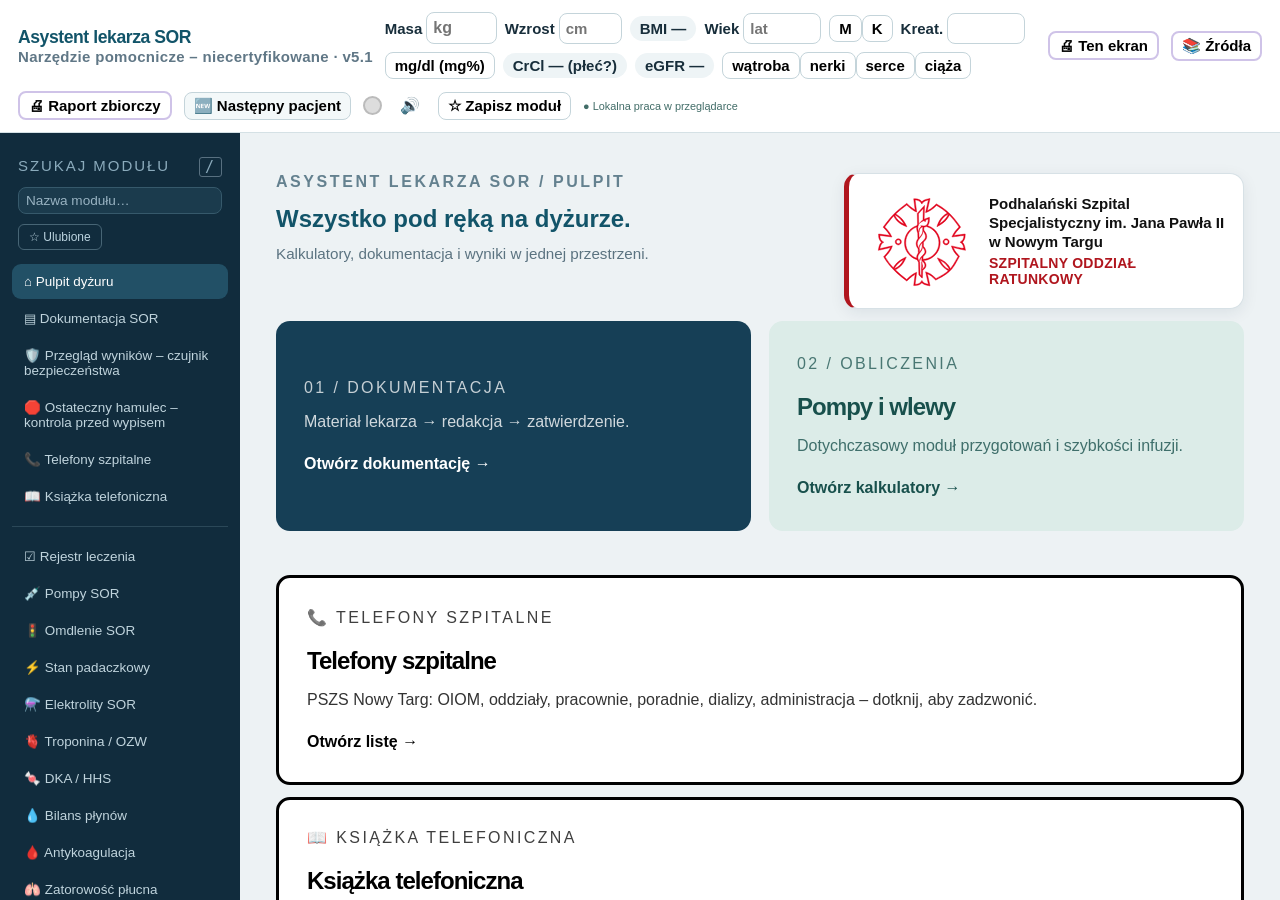
<file: index.html>
<!doctype html><html lang="pl"><head><meta charset="utf-8"><title>Asystent lekarza SOR — narzędzie pomocnicze, niecertyfikowane</title><meta property="og:title" content="Asystent lekarza SOR"><meta property="og:description" content="Narzędzie pomocnicze – niecertyfikowane: kalkulatory, dokumentacja, pompy, bilans płynów i raport do wydruku."><meta property="og:image:width" content="1200"><meta property="og:image:height" content="630"><meta property="og:type" content="website"><meta name="description" content="Kalkulatory dla lekarzy SOR: dawki, pompy, algorytmy, neurologia/udar.">
<meta http-equiv="Content-Security-Policy" content="default-src 'self' 'unsafe-inline' app: file: data:">
<link rel="icon" href="icon.png"><link rel="manifest" href="manifest.webmanifest"><meta name="theme-color" content="#7b3fe4"><meta name="viewport" content="width=device-width,initial-scale=1"><link rel="stylesheet" href="shell.css"></head><body>
<header id="top"><div class="brand">Asystent lekarza SOR <small>Narzędzie pomocnicze – niecertyfikowane · <span id="ver">v5.1</span></small></div>
<div id="pbar">
 <label>Masa <input id="pw" inputmode="decimal" placeholder="kg"></label>
 <label>Wzrost <input id="ph" inputmode="decimal" placeholder="cm"></label><span id="pbmi" class="pill" title="BMI = masa [kg] / wzrost² [m²]">BMI —</span>
 <label>Wiek <input id="pa" inputmode="numeric" placeholder="lat"></label>
 <span class="seg" id="psex"><button data-s="m">M</button><button data-s="f">K</button></span>
 <label>Kreat. <input id="pc" inputmode="decimal"></label><button id="pcu" class="tg" title="Jednostki laboratoryjne we wszystkich modułach – kliknij, aby przełączyć">mg/dl</button>
 <span id="pcr" class="pill">CrCl —</span><span id="pgf" class="pill">eGFR —</span>
 <span class="tgs"><button class="tg" data-c="liver">wątroba</button><button class="tg" data-c="renal">nerki</button><button class="tg" data-c="heart">serce</button><button class="tg" data-c="preg">ciąża</button></span>
</div>
<button id="printMod" class="tg" title="Wydrukuj bieżący ekran / moduł (okno druku przeglądarki)">🖨 Ten ekran</button><button id="srcMod" class="tg" title="Źródła danych i otwarte walidacje bieżącego modułu">📚 Źródła</button><button id="printAll" class="tg" title="Raport zbiorczy: dokumentacja, wykonane, pompy, bilans płynów i wszystkie użyte moduły">🖨 Raport zbiorczy</button>
<button id="nextPt" class="tg np" title="Czyści dane pacjenta we wszystkich modułach; ustawienia i ulubione zostają">🆕 Następny pacjent</button><div id="lamp" title="Alarm"></div><button id="mute" title="Wycisz">🔊</button></header>
<div id="wrap"><aside id="sidebar"><div class="nav-tools"><label for="moduleSearch">SZUKAJ MODUŁU <kbd>/</kbd></label><input id="moduleSearch" type="search" placeholder="Nazwa modułu…" autocomplete="off"><button id="favoritesOnly" aria-pressed="false">☆ Ulubione</button><p id="navEmpty" hidden>Brak pasujących modułów.</p></div><nav id="side" aria-label="Moduły aplikacji"></nav><div class="nav-foot">Asystent lekarza SOR<br>Niecertyfikowane · wersja 5.1</div></aside><main id="main"></main></div>
<audio id="siren" src="siren.wav" preload="auto"></audio>
<script src="sound.js"></script><script src="calc/core.js"></script><script src="gcs.js"></script><script src="calc/units.js"></script><script src="calc/dka.js"></script><script src="calc/dkaB1.js"></script><script src="calc/elyteB1.js"></script><script src="calc/acoagB1.js"></script><script src="calc/pressB1.js"></script><script src="calc/transfB1.js"></script><script src="calc/elyte.js"></script><script src="calc/acoag.js"></script><script src="calc/pe.js"></script><script src="calc/ahf.js"></script><script src="calc/batch3.js"></script><script src="calc/transf.js"></script><script src="calc/neuro.js"></script><script src="calc/clinical.js"></script><script src="data/antybiotyki_renal.js"></script><script src="calc/abxB2.js"></script><script src="calc/mushB2.js"></script><script src="calc/dementiaB2.js"></script><script src="calc/etapC.js"></script>
<link rel="stylesheet" href="advanced.css">
<script src="mods.js"></script><script src="mods2.js"></script><script src="mods3.js"></script><script src="mods4.js"></script><script src="mods5.js"></script><script src="b1-ui.js"></script><script src="b2-ui.js"></script><script src="c-ui.js"></script><script src="gloss.js"></script><script src="treatment-engine.js"></script><script src="treatment-ui.js"></script><script src="clinical-ui.js"></script><script src="workbench.js"></script><script src="done.js"></script><script src="fluid.js"></script><script src="report.js"></script><script src="icd.js"></script><script src="icd-ui.js"></script><script src="leki-ui.js"></script><script src="eucast-ui.js"></script><script src="data/telefony.js"></script><script src="telefony-ui.js"></script><script src="totop.js"></script><script src="wypis.js"></script><script src="shell.js"></script><script src="advanced.js"></script><script src="about.js"></script><script src="upd.js"></script><script>
document.addEventListener('pointerdown',function u(){var a=document.getElementById('siren');try{a.muted=true;var p=a.play();(p&&p.then?p:Promise.resolve()).then(function(){a.pause();a.currentTime=0;a.muted=false}).catch(function(){a.muted=false})}catch(e){}document.removeEventListener('pointerdown',u)},{once:true});</script><link rel="stylesheet" href="big.css"></body></html>
</file>
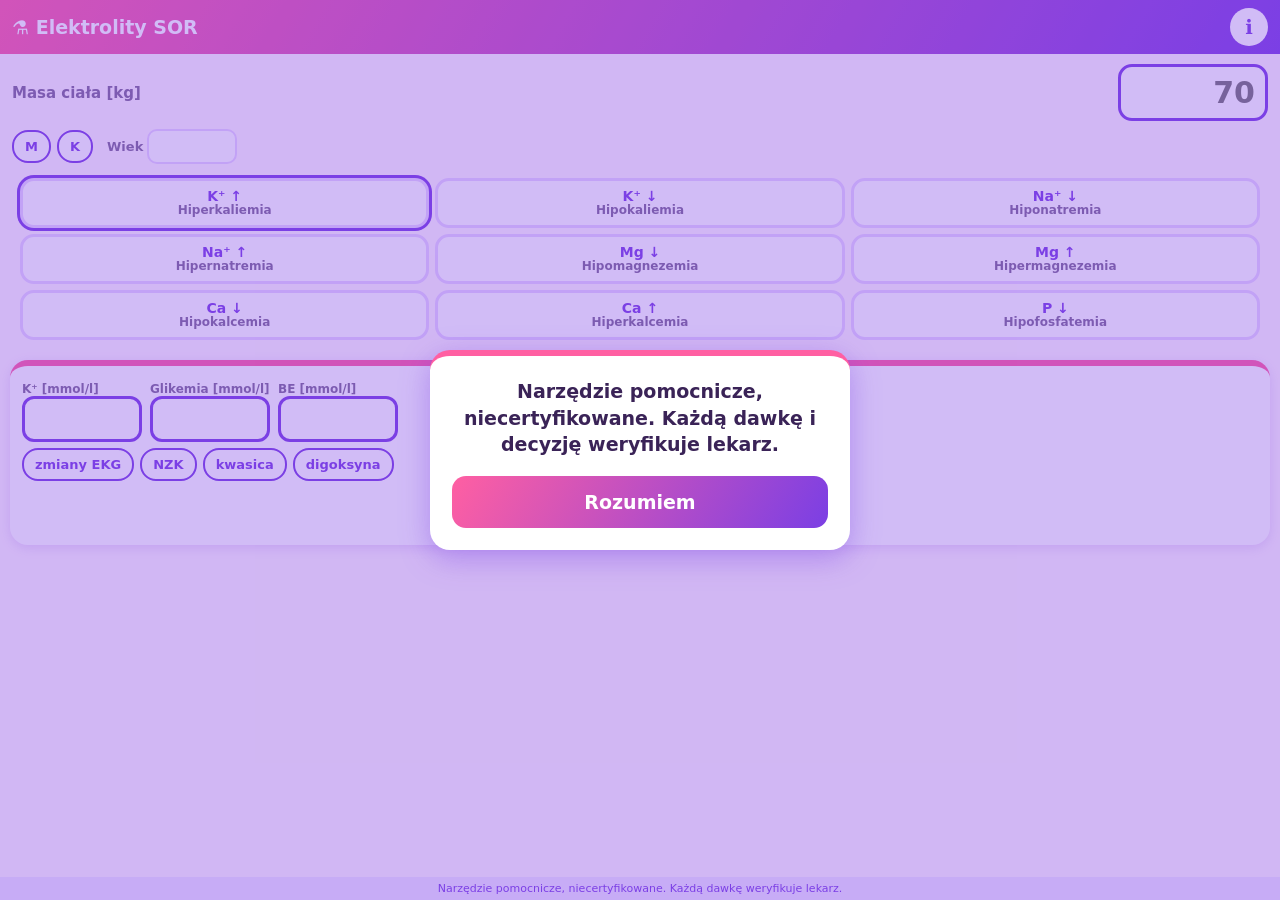
<file: mod/el/index.html>
<!doctype html><html lang="pl"><head><meta charset="utf-8"><meta name="viewport" content="width=device-width,initial-scale=1,viewport-fit=cover"><title>Elektrolity SOR</title><link rel="stylesheet" href="style.css"></head>
<body><div id="startDisc" role="dialog" aria-modal="true" style="display:none;position:fixed;inset:0;z-index:1000;background:rgba(123,63,228,.35);align-items:center;justify-content:center;padding:20px"><div style="background:#fff;border-radius:20px;padding:22px;max-width:420px;box-shadow:0 8px 30px rgba(123,63,228,.4);border-top:6px solid #ff5fa2;text-align:center;color:#3a2357"><div style="font-size:19px;font-weight:800;line-height:1.4;margin-bottom:18px">Narzędzie pomocnicze, niecertyfikowane. Każdą dawkę i decyzję weryfikuje lekarz.</div><button id="startDiscOk" style="width:100%;padding:15px;font-size:19px;font-weight:800;border:0;border-radius:14px;color:#fff;background:linear-gradient(120deg,#ff5fa2,#7b3fe4)">Rozumiem</button></div></div><script>(function(){var K='discAccepted_v1:'+document.title,d=document.getElementById('startDisc');var ok=false;try{ok=localStorage.getItem(K)==='1'}catch(e){}if(!ok&&window.parent===window)d.style.display='flex';document.getElementById('startDiscOk').onclick=function(){try{localStorage.setItem(K,'1')}catch(e){}d.style.display='none';};})();</script>
<header><h1>⚗️ Elektrolity SOR</h1><button id="info" class="ib" title="Źródła i decyzje">ℹ</button></header>
<div class="wrow"><label for="w">Masa ciała [kg]</label><input id="w" inputmode="decimal" placeholder="70"></div>
<div class="crow"><button class="sx tg" data-s="m">M</button><button class="sx tg" data-s="f">K</button><label class="al">Wiek <input id="age" inputmode="numeric" class="sml"></label></div>
<div id="grid"></div>
<div id="res"></div>
<div id="infoBox" hidden></div>
<div class="disc">Narzędzie pomocnicze, niecertyfikowane. Każdą dawkę weryfikuje lekarz.</div>
<script src="engine.js"></script><script src="app.js"></script></body></html>
</file>
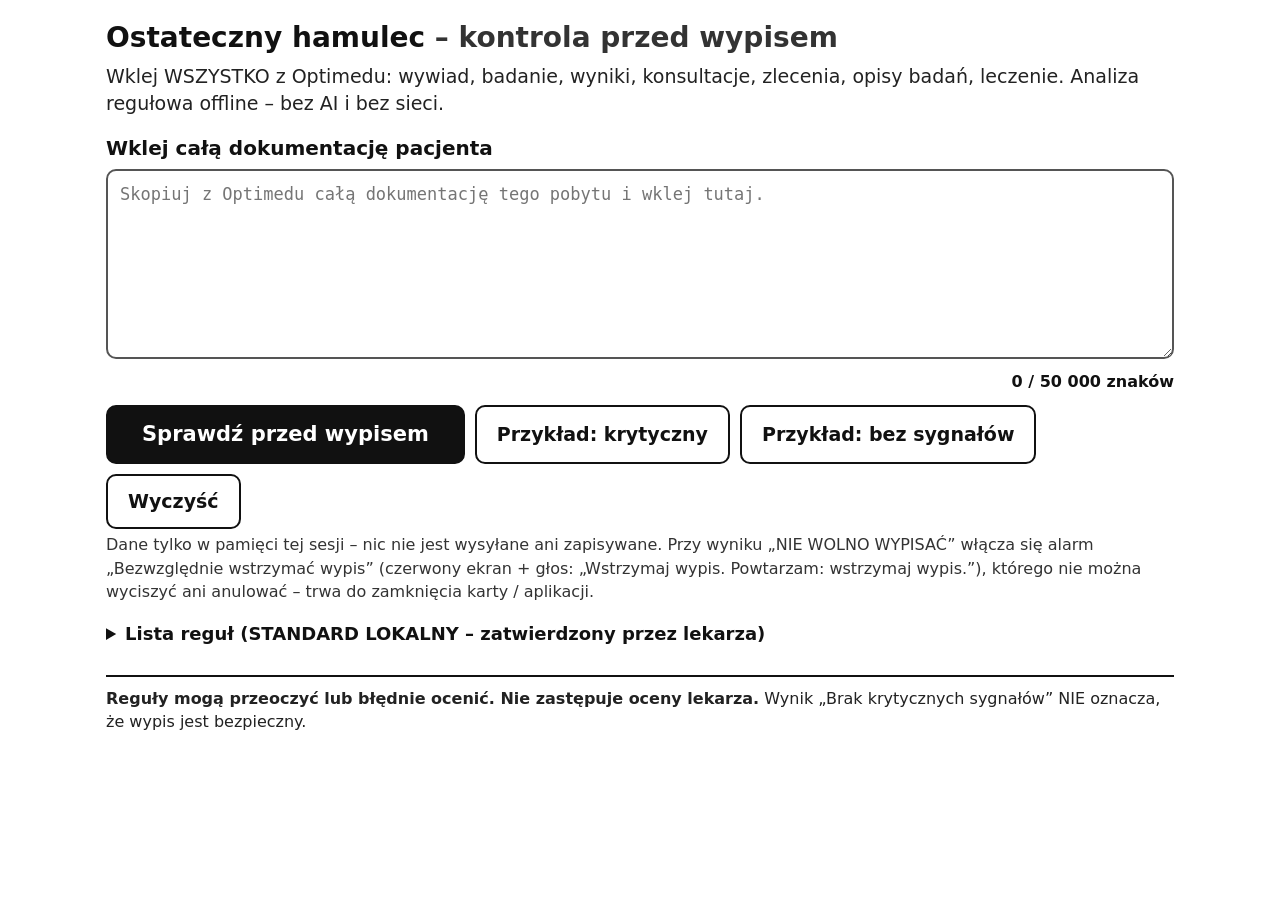
<file: mod/hamulec/index.html>
<!doctype html><html lang="pl"><head><meta charset="utf-8"><meta name="viewport" content="width=device-width,initial-scale=1,viewport-fit=cover"><title>Ostateczny hamulec – kontrola przed wypisem</title><link rel="stylesheet" href="../pw/style.css"><link rel="stylesheet" href="style.css"></head>
<body><main>
<header><h1>Ostateczny hamulec <span>– kontrola przed wypisem</span></h1><p class="sub">Wklej WSZYSTKO z Optimedu: wywiad, badanie, wyniki, konsultacje, zlecenia, opisy badań, leczenie. Analiza regułowa offline – bez AI i bez sieci.</p></header>
<label for="paste" class="lbl">Wklej całą dokumentację pacjenta</label>
<textarea id="paste" autocomplete="off" spellcheck="false" placeholder="Skopiuj z Optimedu całą dokumentację tego pobytu i wklej tutaj."></textarea>
<div id="cnt" class="cnt" aria-live="polite">0 / 50 000 znaków</div>
<div class="btns"><button id="go" class="pri">Sprawdź przed wypisem</button><button id="exC">Przykład: krytyczny</button><button id="exO">Przykład: bez sygnałów</button><button id="clr">Wyczyść</button></div>
<p class="priv">Dane tylko w pamięci tej sesji – nic nie jest wysyłane ani zapisywane. Przy wyniku „NIE WOLNO WYPISAĆ” włącza się alarm „Bezwzględnie wstrzymać wypis” (czerwony ekran + głos: „Wstrzymaj wypis. Powtarzam: wstrzymaj wypis.”), którego nie można wyciszyć ani anulować – trwa do zamknięcia karty / aplikacji.</p>
<div id="out" aria-live="polite"></div>
<details class="rules" id="rules"><summary>Lista reguł (STANDARD LOKALNY – zatwierdzony przez lekarza)</summary><div id="rl"></div></details>
<p class="disc"><b>Reguły mogą przeoczyć lub błędnie ocenić. Nie zastępuje oceny lekarza.</b> Wynik „Brak krytycznych sygnałów” NIE oznacza, że wypis jest bezpieczny.</p>
</main>
<script src="../pw/config.js"></script><script src="../pw/engine.js"></script><script src="rules.js"></script><script src="engine.js"></script><script src="sample.js"></script><script src="app.js"></script></body></html>
</file>
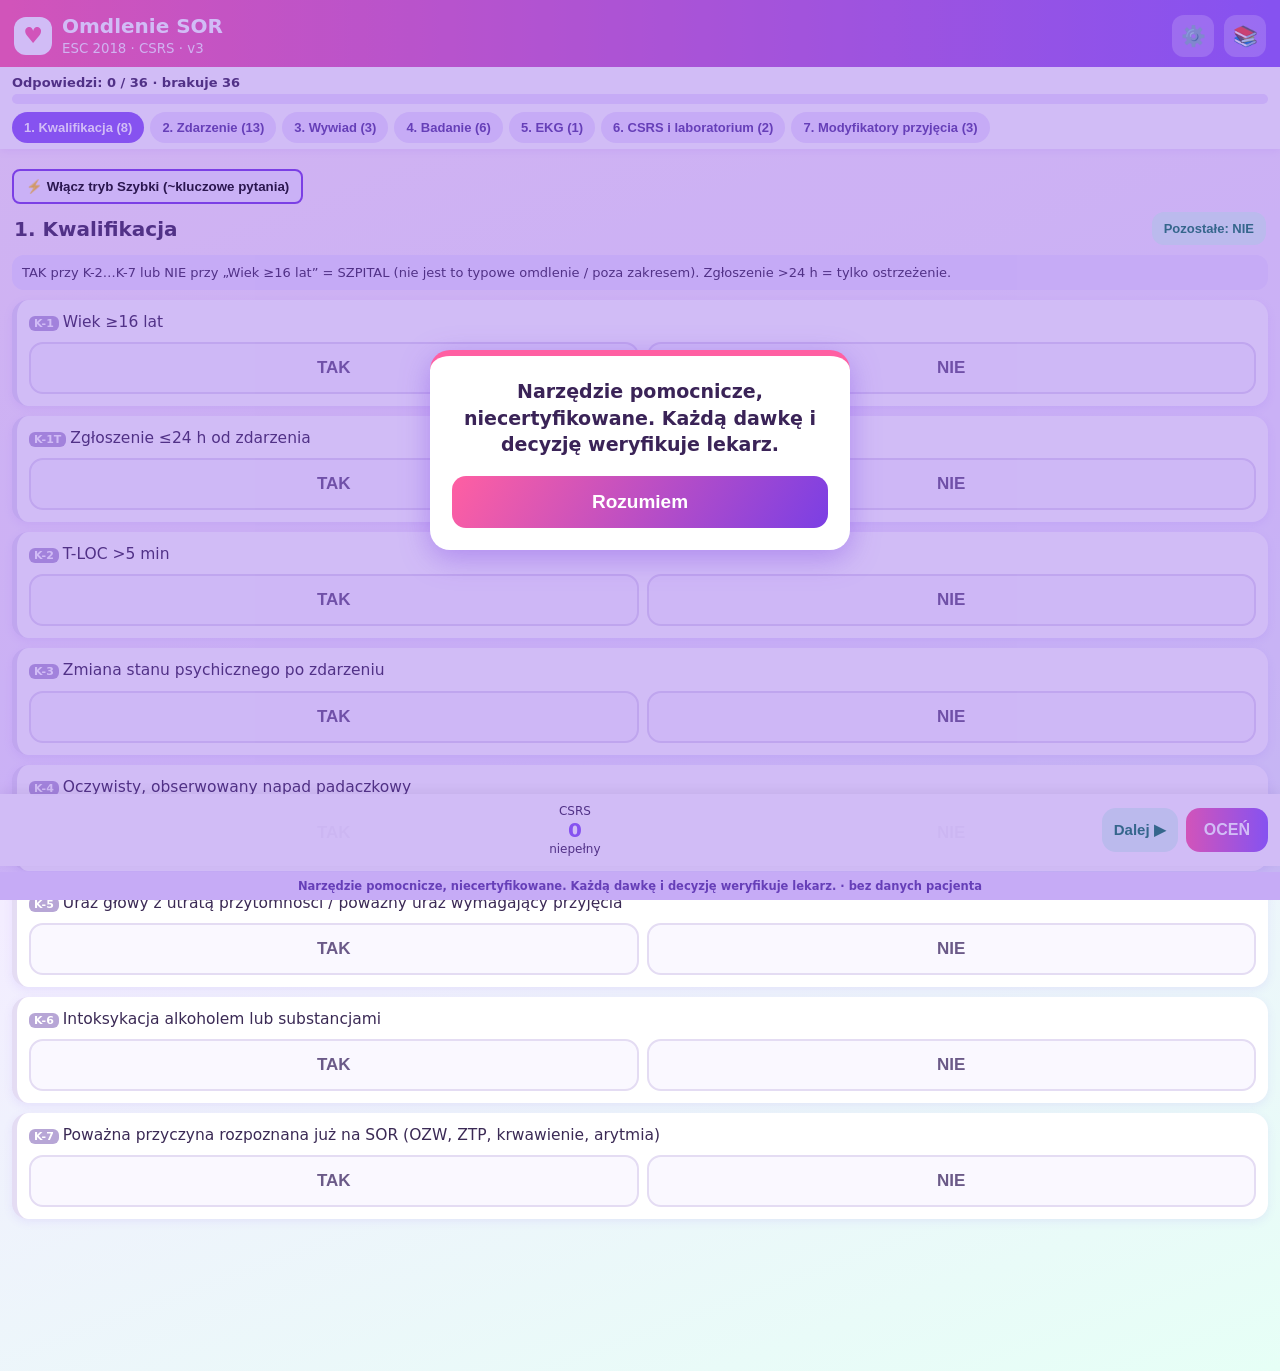
<file: mod/omdlenie/index.html>
<!DOCTYPE html><html lang="pl"><head><meta charset="utf-8">
<meta name="viewport" content="width=device-width,initial-scale=1,viewport-fit=cover">
<title>Omdlenie SOR</title><link rel="stylesheet" href="style.css"></head>
<body><div id="startDisc" role="dialog" aria-modal="true" style="display:none;position:fixed;inset:0;z-index:1000;background:rgba(123,63,228,.35);align-items:center;justify-content:center;padding:20px"><div style="background:#fff;border-radius:20px;padding:22px;max-width:420px;box-shadow:0 8px 30px rgba(123,63,228,.4);border-top:6px solid #ff5fa2;text-align:center;color:#3a2357"><div style="font-size:19px;font-weight:800;line-height:1.4;margin-bottom:18px">Narzędzie pomocnicze, niecertyfikowane. Każdą dawkę i decyzję weryfikuje lekarz.</div><button id="startDiscOk" style="width:100%;padding:15px;font-size:19px;font-weight:800;border:0;border-radius:14px;color:#fff;background:linear-gradient(120deg,#ff5fa2,#7b3fe4)">Rozumiem</button></div></div><script>(function(){var K='discAccepted_v1:'+document.title,d=document.getElementById('startDisc');var ok=false;try{ok=localStorage.getItem(K)==='1'}catch(e){}if(!ok&&window.parent===window)d.style.display='flex';document.getElementById('startDiscOk').onclick=function(){try{localStorage.setItem(K,'1')}catch(e){}d.style.display='none';};})();</script>
<header><div class="logo">♥</div><div class="ht"><h1>Omdlenie SOR</h1><small>ESC 2018 · CSRS · v3</small></div>
<button id="btnSet" class="icon" aria-label="Ustawienia">⚙️</button><button id="btnSrc" class="icon" aria-label="Źródła">📚</button></header>
<div id="prog"><div id="progTxt"></div><div class="track"><div id="progFill"></div></div><nav id="steps"></nav></div>
<main id="form"></main>
<main id="result" hidden></main>
<main id="settings" hidden></main>
<main id="sources" hidden></main>
<div id="bar"><button id="btnPrev" class="ghost">◀</button><div id="live">CSRS <b id="sc">0</b><span id="cat"></span></div>
<button id="btnNext" class="ghost">Dalej ▶</button><button id="btnEval" class="primary">OCEŃ</button></div>
<footer>Narzędzie pomocnicze, niecertyfikowane. Każdą dawkę i decyzję weryfikuje lekarz. · bez danych pacjenta</footer>
<script src="../../sound.js"></script><script src="rules.js"></script><script src="engine.js"></script><script src="app.js"></script>
</body></html>
</file>
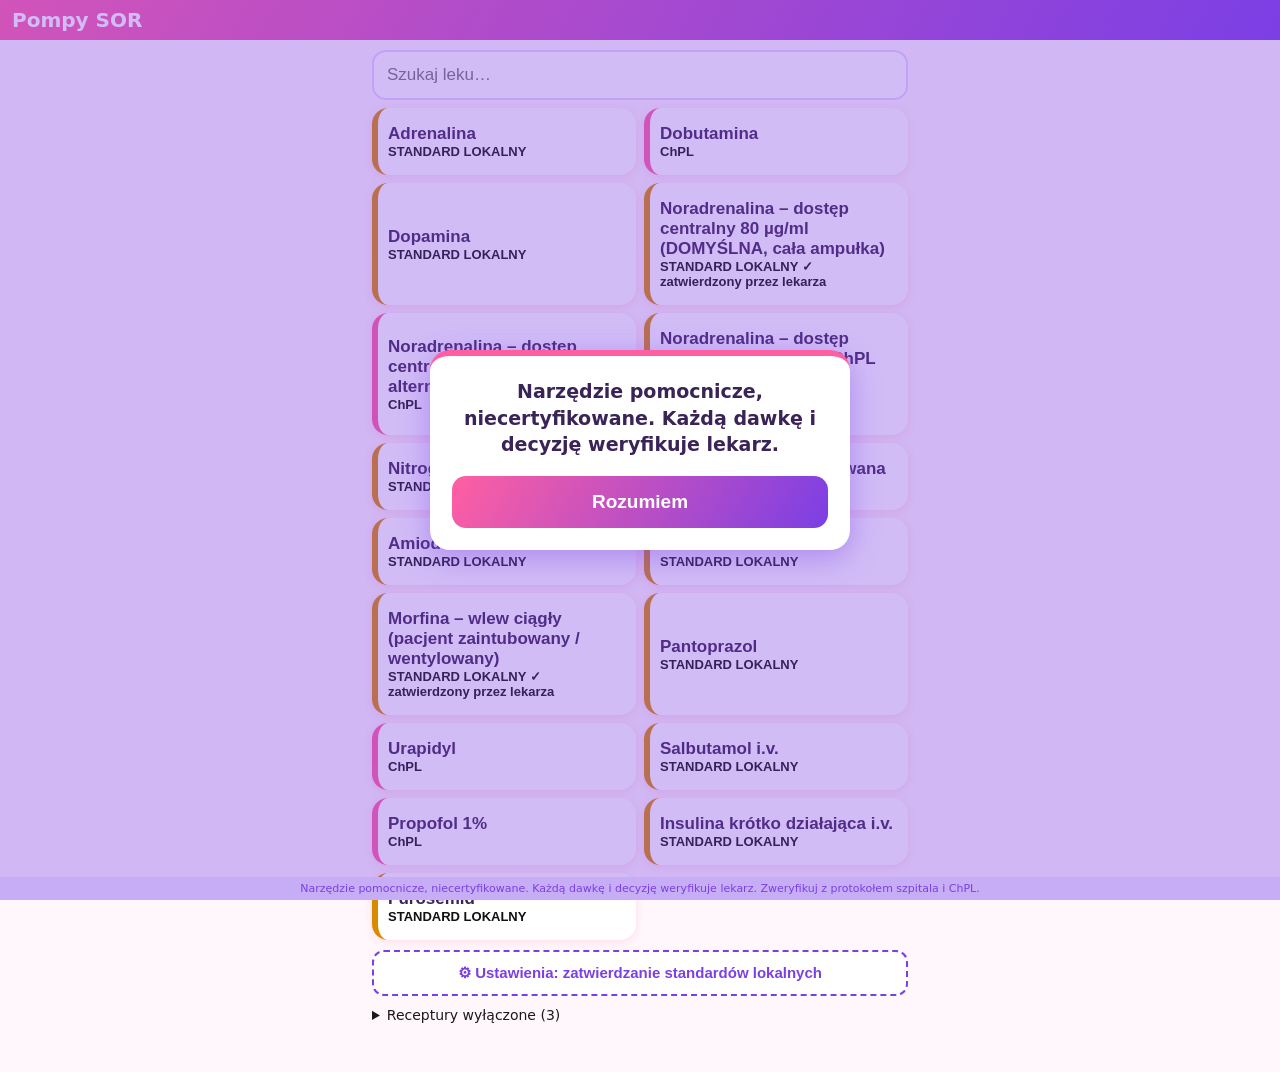
<file: mod/pompy/index.html>
<!doctype html><html lang="pl"><head><meta charset="utf-8"><meta name="viewport" content="width=device-width,initial-scale=1,viewport-fit=cover"><title>Pompy SOR</title><link rel="stylesheet" href="style.css"></head>
<body><div id="startDisc" role="dialog" aria-modal="true" style="display:none;position:fixed;inset:0;z-index:1000;background:rgba(123,63,228,.35);align-items:center;justify-content:center;padding:20px"><div style="background:#fff;border-radius:20px;padding:22px;max-width:420px;box-shadow:0 8px 30px rgba(123,63,228,.4);border-top:6px solid #ff5fa2;text-align:center;color:#3a2357"><div style="font-size:19px;font-weight:800;line-height:1.4;margin-bottom:18px">Narzędzie pomocnicze, niecertyfikowane. Każdą dawkę i decyzję weryfikuje lekarz.</div><button id="startDiscOk" style="width:100%;padding:15px;font-size:19px;font-weight:800;border:0;border-radius:14px;color:#fff;background:linear-gradient(120deg,#ff5fa2,#7b3fe4)">Rozumiem</button></div></div><script>(function(){var K='discAccepted_v1:'+document.title,d=document.getElementById('startDisc');var ok=false;try{ok=localStorage.getItem(K)==='1'}catch(e){}if(!ok&&window.parent===window)d.style.display='flex';document.getElementById('startDiscOk').onclick=function(){try{localStorage.setItem(K,'1')}catch(e){}d.style.display='none';};})();</script><header><button id="back" hidden>‹</button><h1 id="title">Pompy SOR</h1></header><main id="main"></main>
<div class="disc">Narzędzie pomocnicze, niecertyfikowane. Każdą dawkę i decyzję weryfikuje lekarz. Zweryfikuj z protokołem szpitala i ChPL.</div>
<script src="drugs.js"></script><script src="engine.js"></script><script src="propofol.js"></script><script src="app.js"></script></body></html>
</file>
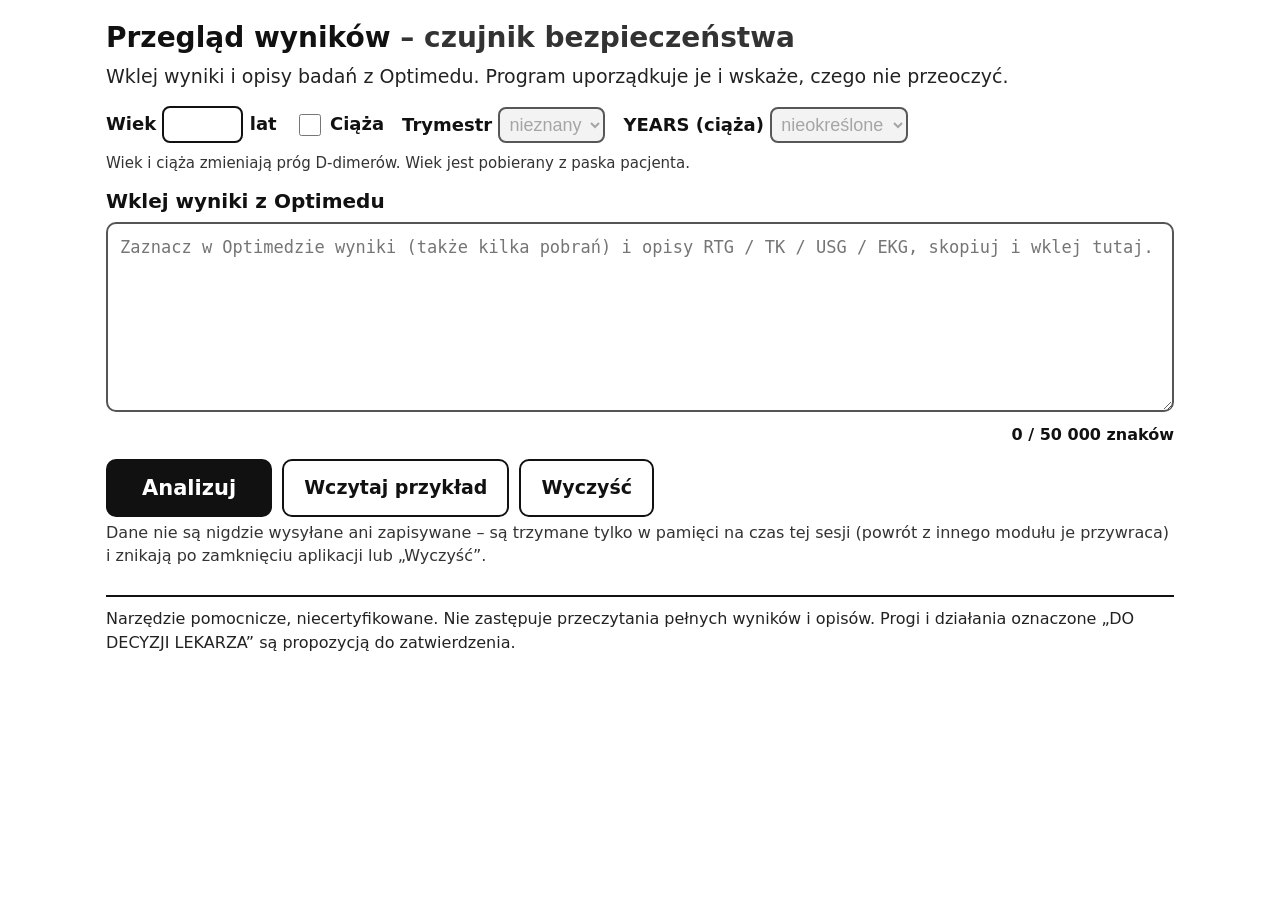
<file: mod/pw/index.html>
<!doctype html><html lang="pl"><head><meta charset="utf-8"><meta name="viewport" content="width=device-width,initial-scale=1,viewport-fit=cover"><title>Przegląd wyników – czujnik bezpieczeństwa</title><link rel="stylesheet" href="style.css"></head>
<body><main>
<header><h1>Przegląd wyników <span>– czujnik bezpieczeństwa</span></h1><p class="sub">Wklej wyniki i opisy badań z Optimedu. Program uporządkuje je i wskaże, czego nie przeoczyć.</p></header>
<div class="pt" id="pt"><label>Wiek <input id="age" inputmode="numeric" size="4" autocomplete="off"> lat</label><label class="chk"><input type="checkbox" id="preg"> Ciąża</label><label>Trymestr <select id="tri" disabled><option value="">nieznany</option><option value="1">I</option><option value="2">II</option><option value="3">III</option></select></label><label>YEARS (ciąża) <select id="yrs" disabled><option value="">nieokreślone</option><option value="0">0 kryteriów</option><option value="1">≥ 1 kryterium</option></select></label><span class="ptn" title="Kryteria YEARS: objawy ZŻG, krwioplucie, ZP najbardziej prawdopodobna">Wiek i ciąża zmieniają próg D-dimerów. Wiek jest pobierany z paska pacjenta.</span></div>
<label for="paste" class="lbl">Wklej wyniki z Optimedu</label>
<textarea id="paste" autocomplete="off" spellcheck="false" placeholder="Zaznacz w Optimedzie wyniki (także kilka pobrań) i opisy RTG / TK / USG / EKG, skopiuj i wklej tutaj."></textarea>
<div id="cnt" class="cnt" aria-live="polite">0 / 50 000 znaków</div>
<div class="btns"><button id="go" class="pri">Analizuj</button><button id="ex">Wczytaj przykład</button><button id="clr">Wyczyść</button></div>
<p class="priv">Dane nie są nigdzie wysyłane ani zapisywane – są trzymane tylko w pamięci na czas tej sesji (powrót z innego modułu je przywraca) i znikają po zamknięciu aplikacji lub „Wyczyść”.</p>
<div id="out" aria-live="polite"></div>
<p class="disc">Narzędzie pomocnicze, niecertyfikowane. Nie zastępuje przeczytania pełnych wyników i opisów. Progi i działania oznaczone „DO DECYZJI LEKARZA” są propozycją do zatwierdzenia.</p>
</main>
<script src="config.js"></script><script src="engine.js"></script><script src="sample.js"></script><script src="app.js"></script></body></html>
</file>
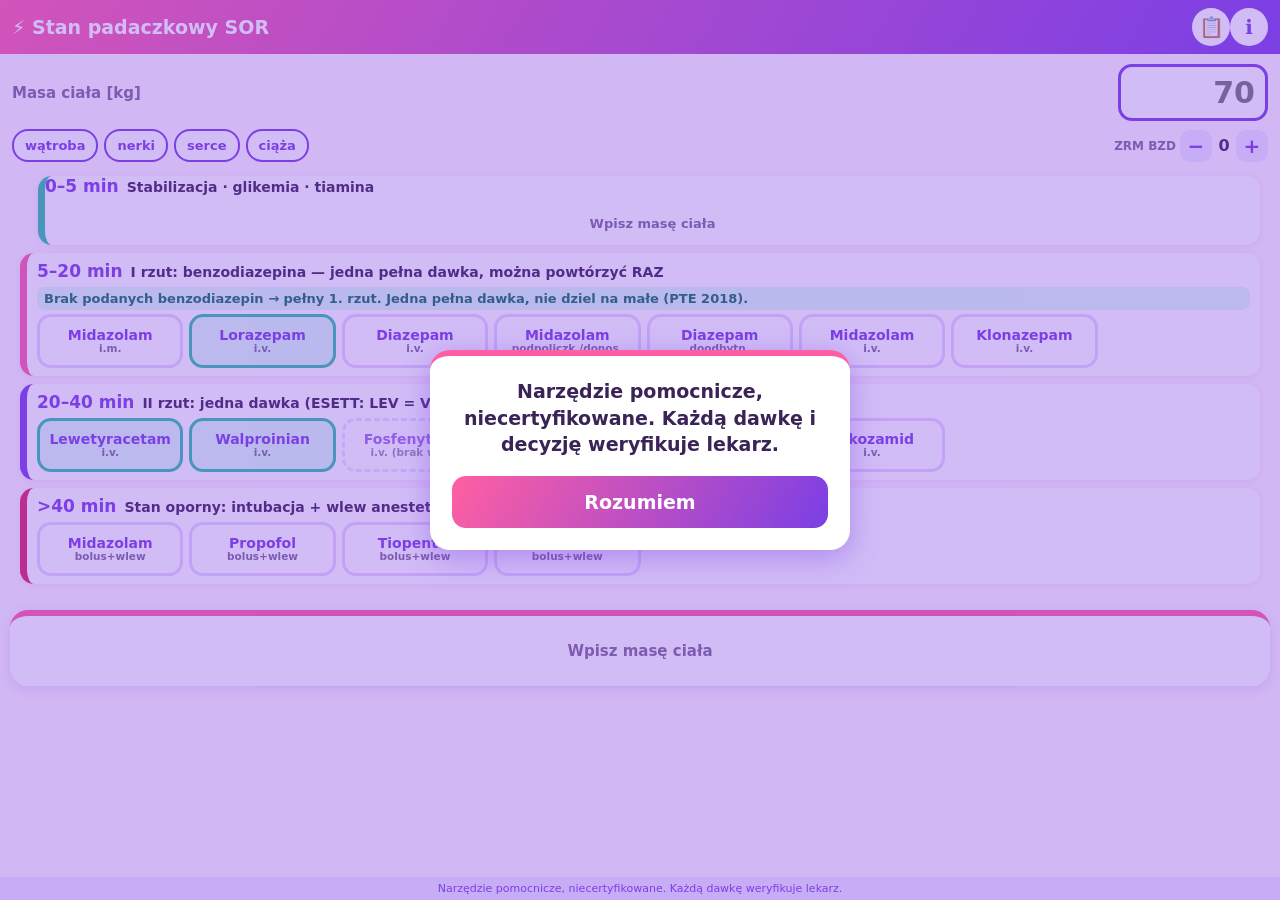
<file: mod/se/index.html>
<!doctype html><html lang="pl"><head><meta charset="utf-8"><meta name="viewport" content="width=device-width,initial-scale=1,viewport-fit=cover"><title>Stan padaczkowy SOR</title><link rel="stylesheet" href="style.css"></head>
<body><div id="startDisc" role="dialog" aria-modal="true" style="display:none;position:fixed;inset:0;z-index:1000;background:rgba(123,63,228,.35);align-items:center;justify-content:center;padding:20px"><div style="background:#fff;border-radius:20px;padding:22px;max-width:420px;box-shadow:0 8px 30px rgba(123,63,228,.4);border-top:6px solid #ff5fa2;text-align:center;color:#3a2357"><div style="font-size:19px;font-weight:800;line-height:1.4;margin-bottom:18px">Narzędzie pomocnicze, niecertyfikowane. Każdą dawkę i decyzję weryfikuje lekarz.</div><button id="startDiscOk" style="width:100%;padding:15px;font-size:19px;font-weight:800;border:0;border-radius:14px;color:#fff;background:linear-gradient(120deg,#ff5fa2,#7b3fe4)">Rozumiem</button></div></div><script>(function(){var K='discAccepted_v1:'+document.title,d=document.getElementById('startDisc');var ok=false;try{ok=localStorage.getItem(K)==='1'}catch(e){}if(!ok&&window.parent===window)d.style.display='flex';document.getElementById('startDiscOk').onclick=function(){try{localStorage.setItem(K,'1')}catch(e){}d.style.display='none';};})();</script>
<header><h1>⚡ Stan padaczkowy SOR</h1><button id="tab" class="ib" title="Tabela dawek">📋</button><button id="info" class="ib">ℹ</button></header>
<div class="wrow"><label for="w">Masa ciała [kg]</label><input id="w" inputmode="decimal" placeholder="70"></div>
<div class="crow"><button class="tg" data-c="liver">wątroba</button><button class="tg" data-c="renal">nerki</button><button class="tg" data-c="cardiac">serce</button><button class="tg" data-c="preg">ciąża</button><span class="zr">ZRM BZD <button id="zm">−</button><b id="zn">0</b><button id="zp">+</button></span></div>
<div class="crow" id="crr" hidden><label>CLkr [ml/min]</label><input id="crcl" inputmode="decimal" class="sml"></div>
<div id="grid"></div>
<div id="res"></div>
<div id="infoBox" hidden></div>
<div class="disc">Narzędzie pomocnicze, niecertyfikowane. Każdą dawkę weryfikuje lekarz.</div>
<script src="engine.js"></script><script src="app.js"></script></body></html>
</file>
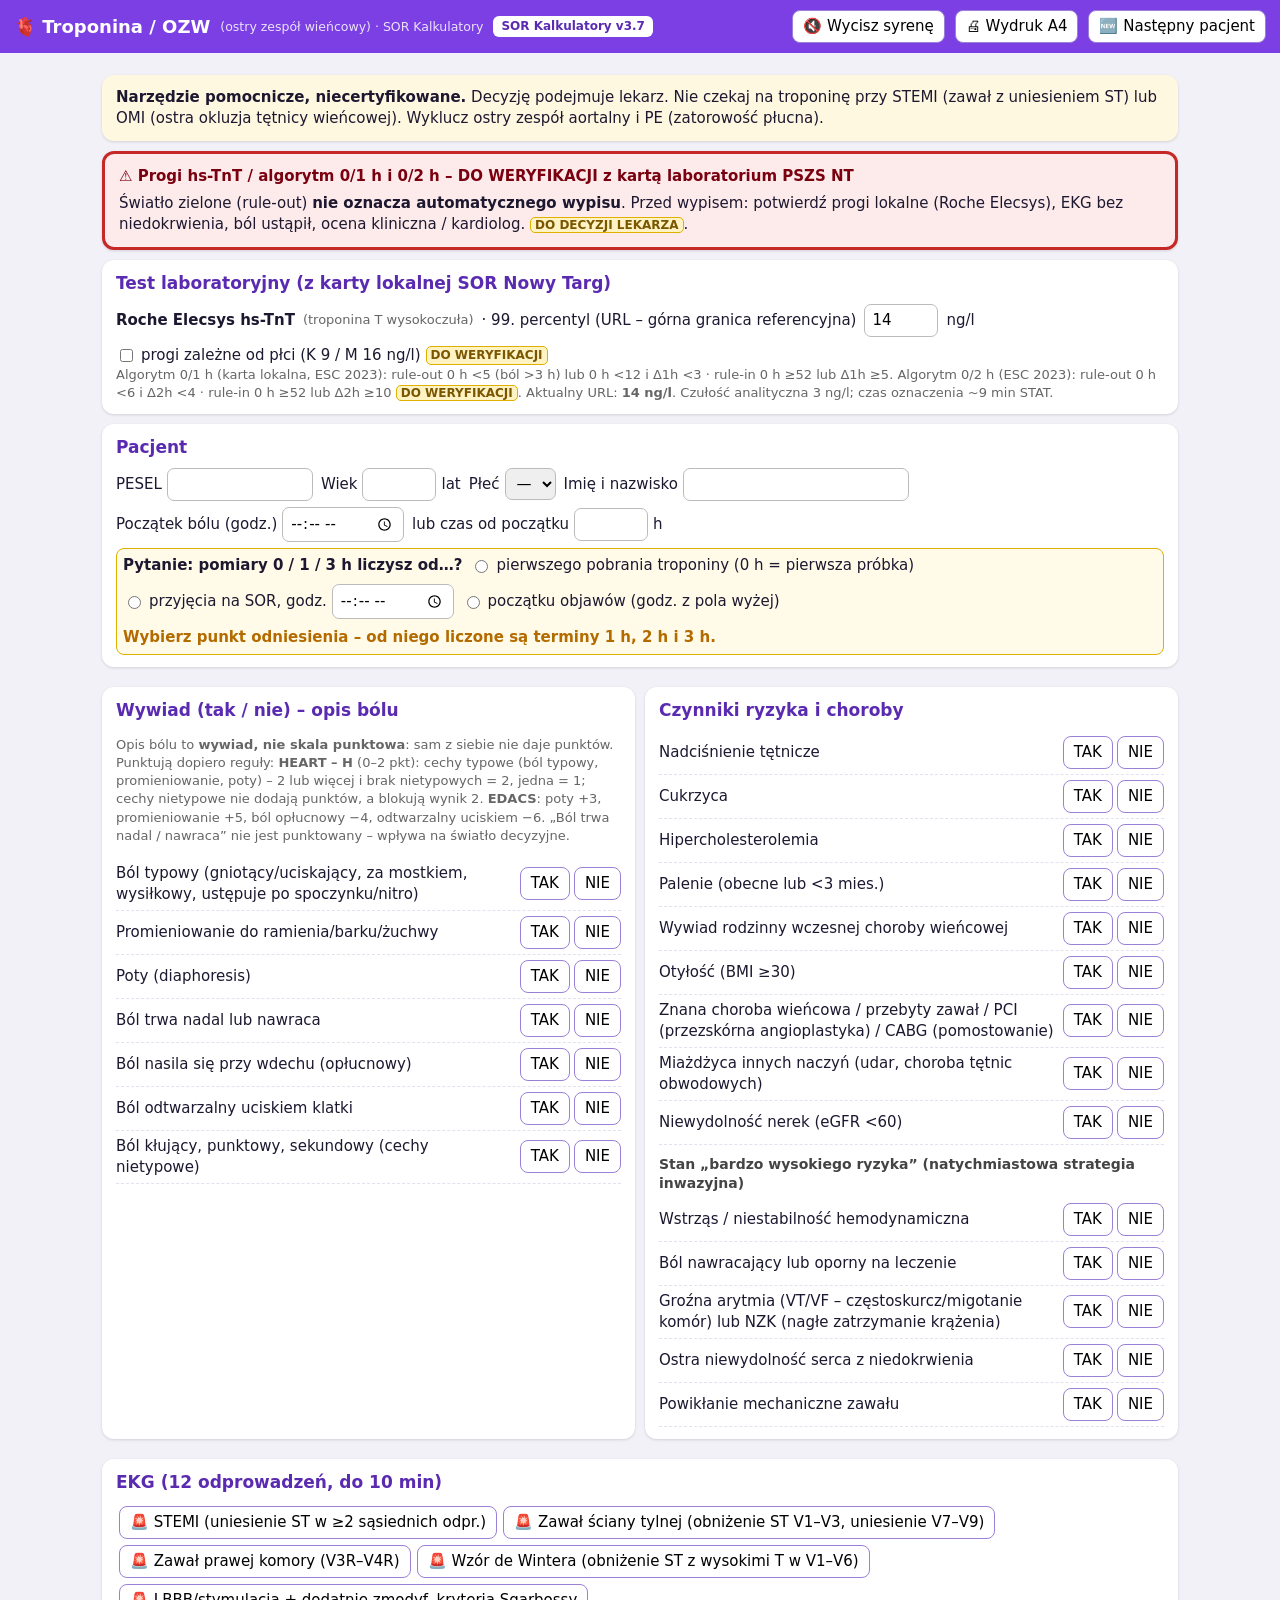
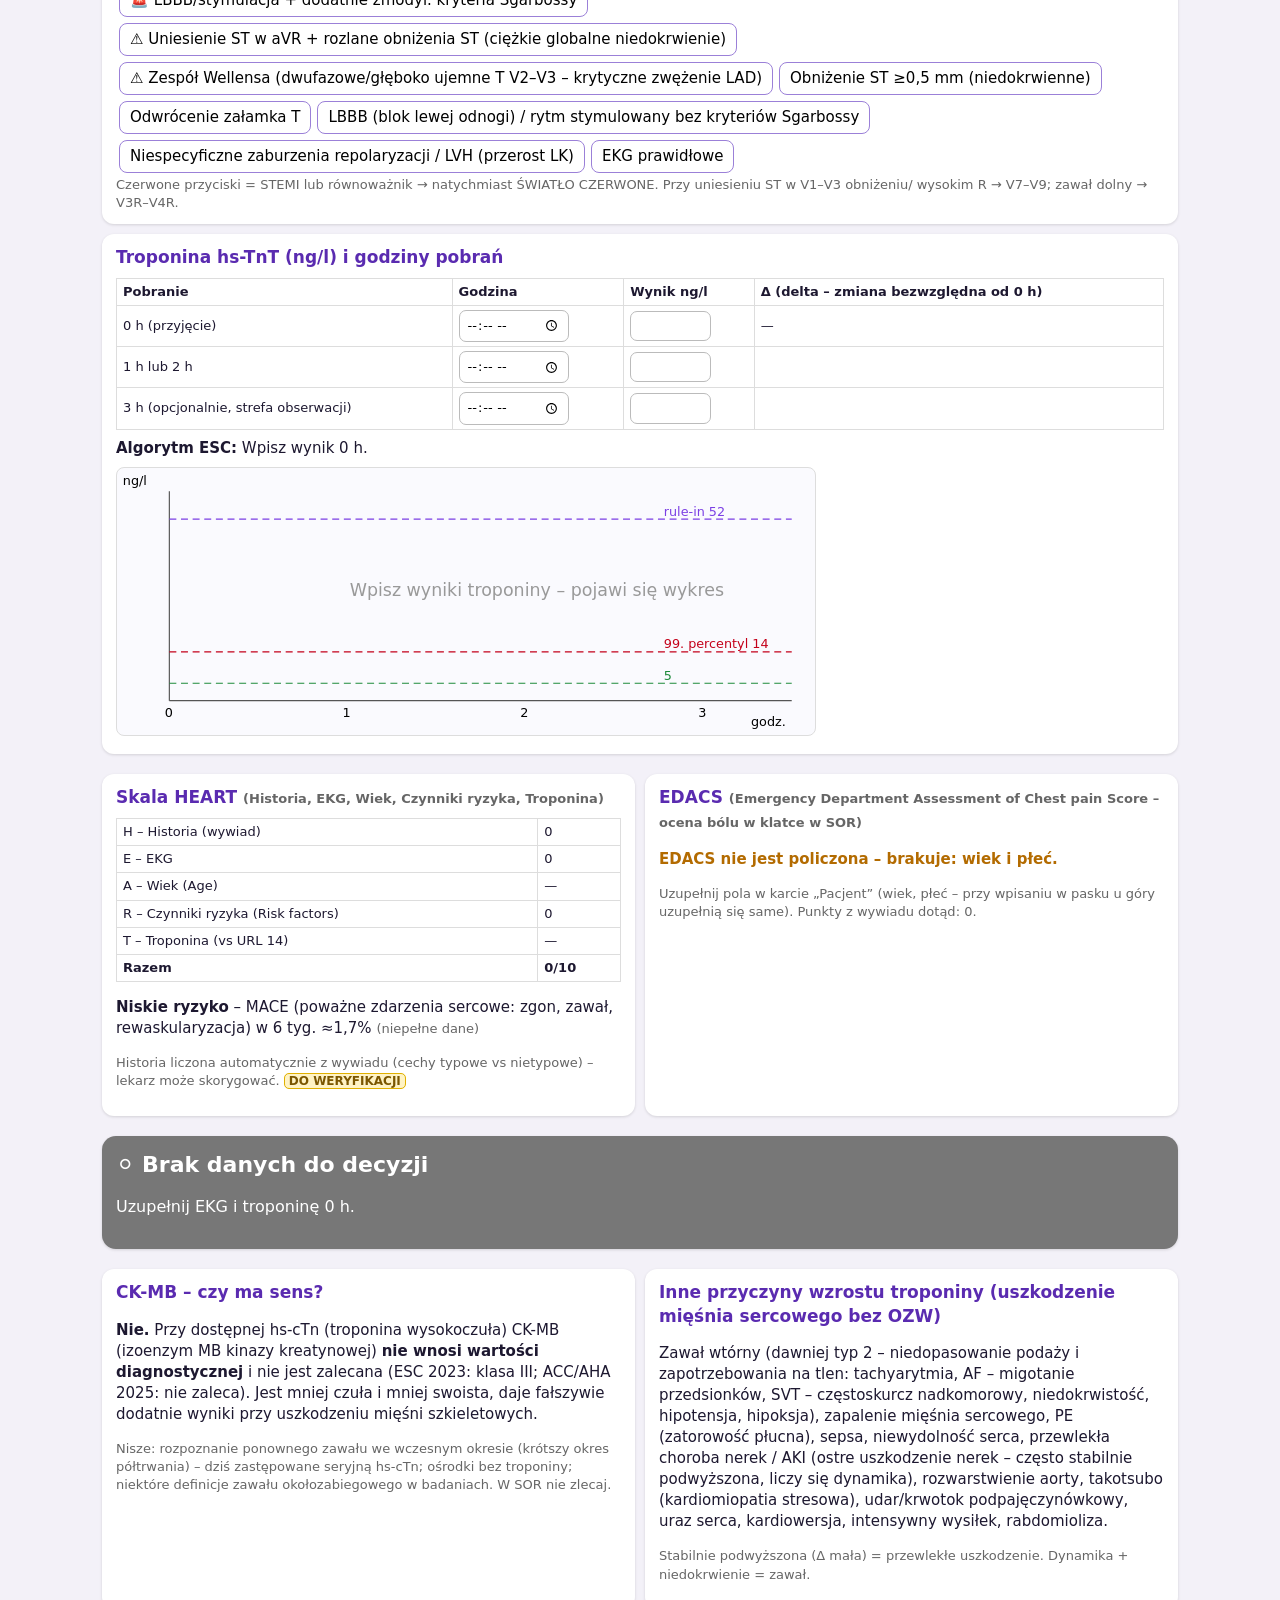
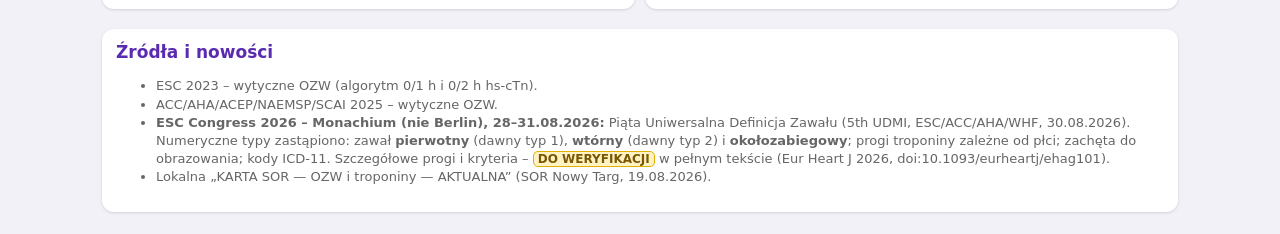
<file: mod/troponina/index.html>
<!doctype html><html lang="pl"><head><meta charset="utf-8"><meta name="viewport" content="width=device-width,initial-scale=1">
<title>Troponina / OZW – podgląd · SOR Kalkulatory</title>
<meta property="og:title" content="Troponina / OZW – moduł podglądowy (SOR Kalkulatory)"><meta property="og:description" content="hs-TnT Roche Elecsys, algorytm ESC 0/1 h i 0/2 h, HEART, EDACS, EKG, światła decyzyjne. Wersja do sprawdzenia.">
<meta property="og:image" content="https://j736107-beep.github.io/sor-kalkulatory/og.png"><meta property="og:type" content="website">
<link rel="icon" href="../../icon.png">
<style>
*{box-sizing:border-box}body{margin:0;font:15px/1.4 system-ui,Segoe UI,Roboto,sans-serif;background:#f3f1f8;color:#1d1830}
header{background:#7b3fe4;color:#fff;padding:10px 14px;display:flex;flex-wrap:wrap;gap:10px;align-items:center;position:sticky;top:0;z-index:5}
header b{font-size:18px}header small{opacity:.85}.prev{background:#ffd23f;color:#000;padding:2px 8px;border-radius:6px;font-weight:700;font-size:12px}
main{max-width:1100px;margin:0 auto;padding:12px}
.card{background:#fff;border-radius:12px;padding:12px 14px;margin:10px 0;box-shadow:0 1px 3px #0002}
h2{margin:0 0 8px;font-size:17px;color:#5a2bb0}h3{margin:10px 0 4px;font-size:14px;color:#444}
.row{display:flex;flex-wrap:wrap;gap:8px;align-items:center}
label{display:inline-flex;gap:5px;align-items:center}input,select{font:inherit;padding:5px 7px;border:1px solid #bbb;border-radius:7px}
.yn{display:flex;justify-content:space-between;align-items:center;gap:8px;padding:5px 0;border-bottom:1px dashed #e4e0ee}
.yn span{flex:1}.yn .b{display:flex;gap:4px}
button{font:inherit;cursor:pointer;border:1px solid #9b80d8;background:#fff;border-radius:8px;padding:5px 10px}
button.on{background:#7b3fe4;color:#fff;border-color:#7b3fe4}button.no.on{background:#666;border-color:#666}
.ecg button{margin:3px}.ecg button.on.st{background:#c4001a;border-color:#c4001a}
.mut{color:#666;font-size:13px}.wer{background:#fff3c4;border:1px solid #e0b000;border-radius:5px;padding:0 4px;font-size:12px;font-weight:700;color:#7a5600}
#light{border-radius:14px;padding:14px;color:#fff;font-size:16px}#light h2{color:#fff;font-size:22px}
.L-red{background:#c4001a}.L-yel{background:#e9a800;color:#000!important}.L-yel h2{color:#000!important}.L-grn{background:#1d8a3a}.L-gry{background:#777}
#flash{position:fixed;inset:0;pointer-events:none;z-index:50;display:none;box-shadow:inset 0 0 0 14px #ff0022}
#flash.on{display:block;animation:fl .5s steps(1) infinite}@keyframes fl{50%{box-shadow:inset 0 0 0 14px transparent}}
table{border-collapse:collapse;width:100%}td,th{border:1px solid #ddd;padding:4px 6px;font-size:13px;text-align:left}
.grid2{display:grid;grid-template-columns:1fr 1fr;gap:10px}@media(max-width:800px){.grid2{grid-template-columns:1fr}}
#pr{display:none}
@media print{body{background:#fff}header,main,#flash{display:none!important}#pr{display:block;font:11.5px/1.35 Arial,sans-serif;color:#000}
#pr h1{font-size:16px;margin:0 0 4px}#pr .box{border:1.5px solid #000;padding:6px;margin:6px 0}#pr td{font-size:11px}@page{size:A4;margin:13mm}}
</style></head><body>
<div id="flash"></div>
<header><b>🫀 Troponina / OZW</b><small>(ostry zespół wieńcowy) · SOR Kalkulatory</small><span class="prev" style="background:#fff;color:#5a2bb0">SOR Kalkulatory v3.7</span>
<span style="flex:1"></span><button id="mute" style="background:#fff" class="sa">🔇 Wycisz syrenę</button><button id="print" style="background:#fff">🖨 Wydruk A4</button><button id="next" style="background:#fff">🆕 Następny pacjent</button></header>
<main>
<div class="card" style="background:#fff8e1"><b>Narzędzie pomocnicze, niecertyfikowane.</b> Decyzję podejmuje lekarz. Nie czekaj na troponinę przy STEMI (zawał z uniesieniem ST) lub OMI (ostra okluzja tętnicy wieńcowej). Wyklucz ostry zespół aortalny i PE (zatorowość płucna).</div>
<div class="card" style="background:#FCEBEA;border:3px solid #C62828"><b style="color:#7a0010">⚠ Progi hs-TnT / algorytm 0/1 h i 0/2 h – DO WERYFIKACJI z kartą laboratorium PSZS NT</b>
<p style="margin:6px 0 0">Światło zielone (rule-out) <b>nie oznacza automatycznego wypisu</b>. Przed wypisem: potwierdź progi lokalne (Roche Elecsys), EKG bez niedokrwienia, ból ustąpił, ocena kliniczna / kardiolog. <span class="wer">DO DECYZJI LEKARZA</span>.</p></div>

<div class="card"><h2>Test laboratoryjny (z karty lokalnej SOR Nowy Targ)</h2>
<div class="row"><b>Roche Elecsys hs-TnT</b><span class="mut">(troponina T wysokoczuła)</span> · 99. percentyl (URL – górna granica referencyjna) <input id="url" value="14" size="3"> ng/l
 <label><input type="checkbox" id="sexurl"> progi zależne od płci (K 9 / M 16 ng/l) <span class="wer">DO WERYFIKACJI</span></label></div>
<div class="mut" id="cutinfo"></div></div>

<div class="card"><h2>Pacjent</h2><div class="row">
<label>PESEL <input id="pesel" inputmode="numeric" maxlength="11" size="12"></label>
<label>Wiek <input id="age" inputmode="numeric" size="3"> lat</label>
<label>Płeć <select id="sex"><option value="">—</option><option value="m">M</option><option value="f">K</option></select></label>
<label>Imię i nazwisko <input id="pname" size="22"></label><span id="pinfo" class="mut"></span></div>
<div class="row" style="margin-top:6px"><label>Początek bólu (godz.) <input id="onset" type="time"></label><label>lub czas od początku <input id="onseth" size="3" inputmode="decimal"> h</label><span id="oninfo" class="mut"></span></div>
<div class="row" id="trefrow" style="margin-top:6px;padding:6px;border:1px solid #e0b000;border-radius:8px;background:#fffbe8"><b>Pytanie: pomiary 0 / 1 / 3 h liczysz od…?</b>
<label><input type="radio" name="tref" value="sample"> pierwszego pobrania troponiny (0 h = pierwsza próbka)</label>
<label><input type="radio" name="tref" value="adm"> przyjęcia na SOR, godz. <input id="tadm" type="time"></label>
<label><input type="radio" name="tref" value="onset"> początku objawów (godz. z pola wyżej)</label>
<div id="trefinfo" style="width:100%"></div></div></div>

<div class="grid2">
<div class="card"><h2>Wywiad (tak / nie) – opis bólu</h2><p class="mut">Opis bólu to <b>wywiad, nie skala punktowa</b>: sam z siebie nie daje punktów. Punktują dopiero reguły: <b>HEART – H</b> (0–2 pkt): cechy typowe (ból typowy, promieniowanie, poty) – 2 lub więcej i brak nietypowych = 2, jedna = 1; cechy nietypowe nie dodają punktów, a blokują wynik 2. <b>EDACS</b>: poty +3, promieniowanie +5, ból opłucnowy −4, odtwarzalny uciskiem −6. „Ból trwa nadal / nawraca” nie jest punktowany – wpływa na światło decyzyjne.</p><div id="hist"></div></div>
<div class="card"><h2>Czynniki ryzyka i choroby</h2><div id="rf"></div>
<h3>Stan „bardzo wysokiego ryzyka” (natychmiastowa strategia inwazyjna)</h3><div id="vhr"></div></div>
</div>

<div class="card ecg"><h2>EKG (12 odprowadzeń, do 10 min)</h2><div id="ecg"></div><div class="mut">Czerwone przyciski = STEMI lub równoważnik → natychmiast ŚWIATŁO CZERWONE. Przy uniesieniu ST w V1–V3 obniżeniu/ wysokim R → V7–V9; zawał dolny → V3R–V4R.</div></div>

<div class="card"><h2>Troponina hs-TnT (ng/l) i godziny pobrań</h2>
<table><tr><th>Pobranie</th><th>Godzina</th><th>Wynik ng/l</th><th>Δ (delta – zmiana bezwzględna od 0 h)</th></tr>
<tr><td>0 h (przyjęcie)</td><td><input id="t0" type="time"></td><td><input id="c0" size="5" inputmode="decimal"></td><td>—</td></tr>
<tr><td>1 h lub 2 h</td><td><input id="t1" type="time"></td><td><input id="c1" size="5" inputmode="decimal"></td><td id="d1"></td></tr>
<tr><td>3 h (opcjonalnie, strefa obserwacji)</td><td><input id="t3" type="time"></td><td><input id="c3" size="5" inputmode="decimal"></td><td id="d3"></td></tr></table>
<div id="alg" style="margin-top:8px"></div>
<svg id="chart" viewBox="0 0 600 230" style="width:100%;max-width:700px;background:#fafafe;border:1px solid #ddd;border-radius:8px;margin-top:8px"></svg></div>

<div class="grid2">
<div class="card"><h2>Skala HEART <span class="mut">(Historia, EKG, Wiek, Czynniki ryzyka, Troponina)</span></h2><div id="heart"></div></div>
<div class="card"><h2>EDACS <span class="mut">(Emergency Department Assessment of Chest pain Score – ocena bólu w klatce w SOR)</span></h2><div id="edacs"></div></div>
</div>

<div class="card L-red" id="hosp" hidden></div>
<div class="card" id="light"></div>

<div class="grid2">
<div class="card"><h2>CK-MB – czy ma sens?</h2><p><b>Nie.</b> Przy dostępnej hs-cTn (troponina wysokoczuła) CK-MB (izoenzym MB kinazy kreatynowej) <b>nie wnosi wartości diagnostycznej</b> i nie jest zalecana (ESC 2023: klasa III; ACC/AHA 2025: nie zaleca). Jest mniej czuła i mniej swoista, daje fałszywie dodatnie wyniki przy uszkodzeniu mięśni szkieletowych.</p>
<p class="mut">Nisze: rozpoznanie ponownego zawału we wczesnym okresie (krótszy okres półtrwania) – dziś zastępowane seryjną hs-cTn; ośrodki bez troponiny; niektóre definicje zawału okołozabiegowego w badaniach. W SOR nie zlecaj.</p></div>
<div class="card"><h2>Inne przyczyny wzrostu troponiny (uszkodzenie mięśnia sercowego bez OZW)</h2>
<p>Zawał wtórny (dawniej typ 2 – niedopasowanie podaży i zapotrzebowania na tlen: tachyarytmia, AF – migotanie przedsionków, SVT – częstoskurcz nadkomorowy, niedokrwistość, hipotensja, hipoksja), zapalenie mięśnia sercowego, PE (zatorowość płucna), sepsa, niewydolność serca, przewlekła choroba nerek / AKI (ostre uszkodzenie nerek – często stabilnie podwyższona, liczy się dynamika), rozwarstwienie aorty, takotsubo (kardiomiopatia stresowa), udar/krwotok podpajęczynówkowy, uraz serca, kardiowersja, intensywny wysiłek, rabdomioliza.</p>
<p class="mut">Stabilnie podwyższona (Δ mała) = przewlekłe uszkodzenie. Dynamika + niedokrwienie = zawał.</p></div></div>

<div class="card"><h2>Źródła i nowości</h2><ul class="mut">
<li>ESC 2023 – wytyczne OZW (algorytm 0/1 h i 0/2 h hs-cTn).</li><li>ACC/AHA/ACEP/NAEMSP/SCAI 2025 – wytyczne OZW.</li>
<li><b>ESC Congress 2026 – Monachium (nie Berlin), 28–31.08.2026:</b> Piąta Uniwersalna Definicja Zawału (5th UDMI, ESC/ACC/AHA/WHF, 30.08.2026). Numeryczne typy zastąpiono: zawał <b>pierwotny</b> (dawny typ 1), <b>wtórny</b> (dawny typ 2) i <b>okołozabiegowy</b>; progi troponiny zależne od płci; zachęta do obrazowania; kody ICD-11. Szczegółowe progi i kryteria – <span class="wer">DO WERYFIKACJI</span> w pełnym tekście (Eur Heart J 2026, doi:10.1093/eurheartj/ehag101).</li>
<li>Lokalna „KARTA SOR — OZW i troponiny — AKTUALNA” (SOR Nowy Targ, 19.08.2026).</li></ul></div>
</main>
<div id="pr"></div>
<script src="../../sound.js"></script><script src="../../calc/trop.js"></script>
<script>
const T=SK.trop;
const $=id=>document.getElementById(id);const S={h:{},r:{},v:{},e:{}};
const HIST=[['typ','Ból typowy (gniotący/uciskający, za mostkiem, wysiłkowy, ustępuje po spoczynku/nitro)'],['rad','Promieniowanie do ramienia/barku/żuchwy'],['diaph','Poty (diaphoresis)'],['ongo','Ból trwa nadal lub nawraca'],['insp','Ból nasila się przy wdechu (opłucnowy)'],['palp','Ból odtwarzalny uciskiem klatki'],['atyp','Ból kłujący, punktowy, sekundowy (cechy nietypowe)']];
const RF=[['htn','Nadciśnienie tętnicze'],['dm','Cukrzyca'],['lip','Hipercholesterolemia'],['smk','Palenie (obecne lub &lt;3 mies.)'],['fam','Wywiad rodzinny wczesnej choroby wieńcowej'],['obes','Otyłość (BMI ≥30)'],['cad','Znana choroba wieńcowa / przebyty zawał / PCI (przezskórna angioplastyka) / CABG (pomostowanie)'],['pad','Miażdżyca innych naczyń (udar, choroba tętnic obwodowych)'],['ckd','Niewydolność nerek (eGFR &lt;60)']];
const VHR=[['shock','Wstrząs / niestabilność hemodynamiczna'],['refr','Ból nawracający lub oporny na leczenie'],['arr','Groźna arytmia (VT/VF – częstoskurcz/migotanie komór) lub NZK (nagłe zatrzymanie krążenia)'],['ahf','Ostra niewydolność serca z niedokrwienia'],['mech','Powikłanie mechaniczne zawału']];
const ECG=[['stemi','STEMI (uniesienie ST w ≥2 sąsiednich odpr.)',1],['post','Zawał ściany tylnej (obniżenie ST V1–V3, uniesienie V7–V9)',1],['rv','Zawał prawej komory (V3R–V4R)',1],['dew','Wzór de Wintera (obniżenie ST z wysokimi T w V1–V6)',1],['sgar','LBBB/stymulacja + dodatnie zmodyf. kryteria Sgarbossy',1],
['avr','Uniesienie ST w aVR + rozlane obniżenia ST (ciężkie globalne niedokrwienie)',2],['well','Zespół Wellensa (dwufazowe/głęboko ujemne T V2–V3 – krytyczne zwężenie LAD)',2],
['std','Obniżenie ST ≥0,5 mm (niedokrwienne)',0],['ti','Odwrócenie załamka T',0],['lbbb','LBBB (blok lewej odnogi) / rytm stymulowany bez kryteriów Sgarbossy',0],['nonsp','Niespecyficzne zaburzenia repolaryzacji / LVH (przerost LK)',0],['norm','EKG prawidłowe',0]];
function yn(box,list,st){$(box).innerHTML=list.map(([k,t])=>`<div class="yn"><span>${t}</span><div class="b"><button data-k="${k}" data-v="1">TAK</button><button class="no" data-k="${k}" data-v="0">NIE</button></div></div>`).join('');
 $(box).onclick=e=>{const b=e.target.closest('button');if(!b)return;const k=b.dataset.k,v=+b.dataset.v;st[k]=st[k]===v?undefined:v;draw()}}
yn('hist',HIST,S.h);yn('rf',RF,S.r);yn('vhr',VHR,S.v);
$('ecg').innerHTML=ECG.map(([k,t,c])=>`<button data-k="${k}" class="${c?'st':''}">${c===1?'🚨 ':c===2?'⚠️ ':''}${t}</button>`).join('');
$('ecg').onclick=e=>{const b=e.target.closest('button');if(!b)return;const k=b.dataset.k;S.e[k]=!S.e[k];if(k==='norm'&&S.e.norm)for(const x in S.e)if(x!=='norm')S.e[x]=false;if(k!=='norm'&&S.e[k])S.e.norm=false;draw()};
const num=id=>{const v=$(id).value.replace(',','.').trim();return v===''?null:+v};
const tmin=id=>{const v=$(id).value;if(!v)return null;const[h,m]=v.split(':');return +h*60+ +m};
function pesel(p){if(!/^\d{11}$/.test(p))return null;const w=[1,3,7,9,1,3,7,9,1,3];let s=0;for(let i=0;i<10;i++)s+=w[i]*p[i];if((10-s%10)%10!=+p[10])return{ok:false};
 let y=+p.slice(0,2),m=+p.slice(2,4),d=+p.slice(4,6),c=1900;if(m>80){c=1800;m-=80}else if(m>60){c=2200;m-=60}else if(m>40){c=2100;m-=40}else if(m>20){c=2000;m-=20}y+=c;
 const b=new Date(y,m-1,d),n=new Date();let a=n.getFullYear()-y;if(n.getMonth()<m-1||(n.getMonth()==m-1&&n.getDate()<d))a--;return{ok:true,age:a,sex:+p[9]%2?'m':'f',birth:`${String(d).padStart(2,'0')}.${String(m).padStart(2,'0')}.${y}`}}
$('pesel').oninput=()=>{const r=pesel($('pesel').value.trim());if(r&&r.ok){$('age').value=r.age;$('sex').value=r.sex;$('pinfo').textContent='ur. '+r.birth}else $('pinfo').textContent=r?'⚠️ błędna suma kontrolna PESEL':'';draw()};
document.querySelectorAll('input,select').forEach(i=>{if(i.id!=='pesel')i.addEventListener('input',draw)});document.querySelectorAll('input[name=tref]').forEach(r=>r.addEventListener('change',draw));
function urlv(){const sx=$('sex').value;if($('sexurl').checked&&sx)return sx==='f'?9:16;return num('url')||14}
// --- siren ---
let AC=null,osc=null,muted=false,sirenOn=false,sweep=null;
function siren(on){if(window.parent!==window)return;if(window.SORSound&&SORSound.tone()!=='classic'){if(on&&!muted){if(!sirenOn){sirenOn=true;SORSound.play(SORSound.tone(),null,{repeat:3})}}else if(sirenOn){SORSound.stop();sirenOn=false}return}if(on&&!muted){if(sirenOn)return;try{AC=AC||new (window.AudioContext||window.webkitAudioContext)();AC.resume();osc=AC.createOscillator();const g=AC.createGain();g.gain.value=.18;osc.type='sawtooth';osc.connect(g).connect(AC.destination);osc.start();let up=true;sweep=setInterval(()=>{osc.frequency.setTargetAtTime(up?1300:650,AC.currentTime,.12);up=!up},450);sirenOn=true}catch(e){}}
 else if(sirenOn){try{clearInterval(sweep);osc.stop()}catch(e){}sirenOn=false}}
$('mute').onclick=()=>{muted=!muted;$('mute').textContent=muted?'🔊 Włącz syrenę':'🔇 Wycisz syrenę';draw()};
function onsetH(){const h=num('onseth');if(h!=null)return h;const o=tmin('onset'),t=tmin('t0');if(o==null)return null;let ref=t!=null?t:(new Date().getHours()*60+new Date().getMinutes());let d=ref-o;if(d<0)d+=1440;return d/60}
function inputs(){const t0=tmin('t0'),t1=tmin('t1');return{c0:num('c0'),c1:num('c1'),c3:num('c3'),oh:onsetH(),url:urlv(),dt:(t0!=null&&t1!=null)?((t1-t0+1440)%1440):null,h:S.h,r:S.r,e:S.e,v:S.v,age:num('age'),sex:$('sex').value,trops:[num('c0'),num('c1'),num('c3')]}}
function edacsPart(){const a=num('age');if(a==null)return null;return T.edacs({...inputs(),sex:'f'})}
function edMissing(part){const miss=[num('age')==null?'wiek':null,!$('sex').value?'płeć':null].filter(Boolean);const h=S.h;const hp=(h.diaph===1?3:0)+(h.rad===1?5:0)+(h.insp===1?-4:0)+(h.palp===1?-6:0);
 return `<p><b style="color:#b36b00">EDACS nie jest policzona – brakuje: ${miss.join(' i ')}.</b></p><p class="mut">Uzupełnij pola w karcie „Pacjent” (wiek, płeć – przy wpisaniu w pasku u góry uzupełnią się same).${part!=null?` Dotychczas: <b>co najmniej ${part} pkt</b> (bez +6 dla mężczyzny).`:` Punkty z wywiadu dotąd: ${hp>0?'+':''}${hp}.`}</p>`}
function algo(){return T.algo(inputs())}function heart(){return T.heart(inputs())}function edacs(){return T.edacs(inputs())}
function chart(){const P=[['0 h',tmin('t0'),num('c0')],['2.',tmin('t1'),num('c1')],['3 h',tmin('t3'),num('c3')]];const t0=P[0][1];const pts=P.map((p,i)=>({l:p[0],x:p[2]==null?null:(t0!=null&&p[1]!=null?((p[1]-t0+1440)%1440)/60:[0,1,3][i]),y:p[2]})).filter(p=>p.y!=null&&p.x!=null);
 const U=urlv(),ym=Math.max(60,U*1.3,...pts.map(p=>p.y*1.15)),xm=Math.max(3.5,...pts.map(p=>p.x+.5));const X=x=>45+x/xm*535,Y=y=>200-y/ym*180;
 let s=`<line x1="45" y1="200" x2="580" y2="200" stroke="#555"/><line x1="45" y1="20" x2="45" y2="200" stroke="#555"/><text x="5" y="15" font-size="11">ng/l</text><text x="545" y="222" font-size="11">godz.</text>`;
 for(let h=0;h<=xm;h++)s+=`<text x="${X(h)-4}" y="214" font-size="11">${h}</text>`;
 [[U,'#c4001a',`99. percentyl ${U}`],[52,'#7b3fe4','rule-in 52'],[5,'#1d8a3a','5']].forEach(([v,c,t])=>{if(v<ym)s+=`<line x1="45" x2="580" y1="${Y(v)}" y2="${Y(v)}" stroke="${c}" stroke-dasharray="6 4"/><text x="${X(xm)-110}" y="${Y(v)-3}" font-size="11" fill="${c}">${t}</text>`});
 if(pts.length>1)s+=`<polyline fill="none" stroke="#222" stroke-width="2.5" points="${pts.map(p=>X(p.x)+','+Y(p.y)).join(' ')}"/>`;
 pts.forEach(p=>s+=`<circle cx="${X(p.x)}" cy="${Y(p.y)}" r="5" fill="${p.y>U?'#c4001a':'#1d8a3a'}"/><text x="${X(p.x)+7}" y="${Y(p.y)-7}" font-size="12" font-weight="700">${p.y}</text>`);
 if(!pts.length)s+=`<text x="200" y="110" fill="#999">Wpisz wyniki troponiny – pojawi się wykres</text>`;$('chart').innerHTML=s}
const TREF={sample:'pierwszego pobrania troponiny',adm:'przyjęcia na SOR',onset:'początku objawów'};
function tref(){const r=document.querySelector('input[name=tref]:checked');return r?r.value:null}
function anchor(k){if(k==='sample')return tmin('t0');if(k==='adm')return tmin('tadm');if(k==='onset'){const o=tmin('onset');if(o!=null)return o;const h=num('onseth');if(h!=null){const n=new Date();return ((n.getHours()*60+n.getMinutes()-Math.round(h*60))%1440+1440)%1440}}return null}
function trefInfo(){const k=tref();if(!k)return {html:'<b style="color:#b36b00">Wybierz punkt odniesienia – od niego liczone są terminy 1 h, 2 h i 3 h.</b>',t3:null,k:null};
 const A=anchor(k);if(A==null)return {html:`Punkt odniesienia: <b>${TREF[k]}</b> – ${k==='adm'?'wpisz godzinę przyjęcia.':k==='onset'?'wpisz godzinę początku objawów (pole wyżej).':'wpisz godzinę pobrania 0 h w tabeli troponin.'}`,t3:null,k};
 const t0=tmin('t0');let h=`Punkt odniesienia: <b>${TREF[k]}</b> (godz. ${hm(A)}). Kolejne próbki: <b>1 h → ${hm(A+60)}</b>, <b>2 h → ${hm(A+120)}</b>, <b>3 h → ${hm(A+180)}</b>.`;
 if(k!=='sample'&&t0!=null){const lag=((t0-A+1440)%1440)/60;h+=`<br>Pierwsza próbka pobrana ${lag.toFixed(1)} h ${k==='adm'?'po przyjęciu na SOR':'po początku objawów'}; termin 3 h wg tej definicji przypada ${(((A+180-t0)%1440+1440)%1440/60).toFixed(1)} h po pierwszej próbce.`}
 h+='<br><span class="mut">Algorytmy 0/1 h i 0/2 h liczą odstęp od pierwszego pobrania (z godzin w tabeli). Odstęp od początku objawów rozstrzyga wyłącznie o regule „>3 h od bólu”.</span>';
 return {html:h,t3:hm(A+180),k}}
const HOSP='Hospitalizacja – bezwzględnie konsultacja kardiologa (nie kierować do poradni)';
let LAST={};
function draw(){document.querySelectorAll('[data-k][data-v]').forEach(b=>{const st=b.closest('#hist')?S.h:b.closest('#rf')?S.r:S.v;b.classList.toggle('on',st[b.dataset.k]===+b.dataset.v)});
 document.querySelectorAll('#ecg button').forEach(b=>b.classList.toggle('on',!!S.e[b.dataset.k]));
 const U=urlv();$('cutinfo').innerHTML=`Algorytm 0/1 h (karta lokalna, ESC 2023): rule-out 0 h &lt;5 (ból &gt;3 h) lub 0 h &lt;12 i Δ1h &lt;3 · rule-in 0 h ≥52 lub Δ1h ≥5. Algorytm 0/2 h (ESC 2023): rule-out 0 h &lt;6 i Δ2h &lt;4 · rule-in 0 h ≥52 lub Δ2h ≥10 <span class="wer">DO WERYFIKACJI</span>. Aktualny URL: <b>${U} ng/l</b>. Czułość analityczna 3 ng/l; czas oznaczenia ~9 min STAT.`;
 const TI=trefInfo();$('trefinfo').innerHTML=TI.html;const oh=onsetH();$('oninfo').innerHTML=oh==null?'':oh<=3?`<b style="color:#c4001a">${oh.toFixed(1)} h od początku – za wcześnie na wykluczenie jednym wynikiem → konieczna 2. próbka</b>`:`${oh.toFixed(1)} h od początku bólu`;
 const c0=num('c0'),c1=num('c1'),c3=num('c3');$('d1').textContent=c0!=null&&c1!=null?(c1-c0>=0?'+':'')+(c1-c0).toFixed(1):'';$('d3').textContent=c0!=null&&c3!=null?(c3-c0>=0?'+':'')+(c3-c0).toFixed(1):'';
 const a=algo();$('alg').innerHTML='<b>Algorytm ESC:</b> '+a.txt;chart();
 const H=heart();const mace=H.tot<=3?'≈1,7%':H.tot<=6?'≈12–17%':'≈50–65%';
 $('heart').innerHTML=`<table><tr><td>H – Historia (wywiad)</td><td>${H.H}</td></tr><tr><td>E – EKG</td><td>${H.E}</td></tr><tr><td>A – Wiek (Age)</td><td>${H.A??'—'}</td></tr><tr><td>R – Czynniki ryzyka (Risk factors)</td><td>${H.R}</td></tr><tr><td>T – Troponina (vs URL ${U})</td><td>${H.T??'—'}</td></tr><tr><th>Razem</th><th>${H.tot}/10</th></tr></table>
 <p><b>${H.tot<=3?'Niskie':H.tot<=6?'Pośrednie':'Wysokie'} ryzyko</b> – MACE (poważne zdarzenia sercowe: zgon, zawał, rewaskularyzacja) w 6 tyg. ${mace}${H.done?'':' <span class="mut">(niepełne dane)</span>'}</p><p class="mut">Historia liczona automatycznie z wywiadu (cechy typowe vs nietypowe) – lekarz może skorygować. <span class="wer">DO WERYFIKACJI</span></p>`;
 const ed=edacs();const edP=edacsPart();$('edacs').innerHTML=ed==null?edMissing(edP):`<p>EDACS = <b>${ed}</b> pkt → ${ed<16?'<b>niskie ryzyko</b> (&lt;16; z EKG bez nowego niedokrwienia i ujemną troponiną 0/2 h → EDACS-ADP: wypis)':'<b>nie niskie</b> (≥16)'}.</p><p class="mut">Punkty: wiek, płeć M +6, wiek ≤50 z ChW lub ≥3 czynn. ryzyka +4, poty +3, promieniowanie +5, ból przy wdechu −4, ból przy ucisku −6.</p>`;
 const hospReasons=[];if(H.tot>=4)hospReasons.push('HEART '+H.tot+'/10 (≥4)');const edv=ed!=null?ed:edP;if(edv!=null&&edv>=16)hospReasons.push('EDACS '+(ed==null?'co najmniej ':'')+edv+' (≥16)');
 const hb=$('hosp');hb.hidden=!hospReasons.length;hb.classList.toggle('on',!!hospReasons.length);hb.innerHTML=hospReasons.length?`<h2>🔴 ${HOSP}</h2><p>Przekroczony próg hospitalizacji: ${hospReasons.join('; ')}.</p>`:'';
 const LL=T.light(inputs(),a);let L=LL.L,why=LL.why;const stemi=LL.stemi,vhr=LL.vhr;
 const box=$('light');box.className='card L-'+L;let html='';
 if(L==='red')html=`<h2>🔴 ŚWIATŁO CZERWONE – PILNA KONSULTACJA KARDIOLOGICZNA</h2><p>${why.join('<br>')}</p><ul><li><b>Bezzwłocznie</b> konsultacja kardiologiczna / kontakt z pracownią hemodynamiki${stemi?' – <b>pierwotna PCI ≤120 min</b> od rozpoznania; jeśli niemożliwa i objawy ≤12 h – fibrynoliza':''}${vhr?' – natychmiastowa koronarografia (&lt;2 h)':''}.</li><li>Monitor EKG, defibrylator w gotowości, dostęp i.v., EKG co 15–30 min przy trwających objawach.</li><li>Leczenie wg karty OZW: ASA (kwas acetylosalicylowy) 150–300 mg (po wykluczeniu rozwarstwienia aorty i krwawienia), nitrogliceryna przy bólu i SBP ≥90, tlen tylko przy SpO₂ &lt;90%, antykoagulacja; P2Y12 – po uzgodnieniu z kardiologiem (bez rutynowego pretreatment w NSTE-ACS).</li><li>Rozważ przyczyny nie-wieńcowe (zawał wtórny, zapalenie mięśnia sercowego, PE).</li></ul>`;
 else if(L==='yel')html=`<h2>🟡 ŚWIATŁO ŻÓŁTE – OBSERWACJA W SOR</h2><p>${why.join('<br>')}</p><ul><li>Monitor EKG ciągły, parametry co 30–60 min, ocena bólu.</li><li><b>EKG</b> natychmiast przy nawrocie bólu, rutynowo przy kolejnej troponinie; porównaj z wyjściowym.</li><li><b>hs-TnT w 3 h</b> ${TI.k?`liczone od ${TREF[TI.k]}${TI.t3?` – <b>ok. godz. ${TI.t3}</b>`:' – uzupełnij godzinę'}`:'– <b>wybierz, od czego liczysz 0/1/3 h</b> (pole powyżej)'}${a.k==='wait'?' (najpierw próbka 1 h / 2 h)':''}.</li><li>Echo / POCUS (ocena przyłóżkowa) – zaburzenia kurczliwości, płyn, prawa komora; rozważ CCTA (tomografia tętnic wieńcowych) lub D-dimery/angio-TK przy podejrzeniu PE/aorty.</li><li><b>Do kiedy:</b> do zakończenia oznaczenia 3 h i ponownej oceny (zwykle 3–6 h od przyjęcia). Następnie przypisz: dynamika/rule-in/nawrót bólu → CZERWONE; brak dynamiki, EKG bez niedokrwienia, ból ustąpił, HEART ≤3 → ZIELONE; stabilnie podwyższona bez dynamiki → szukaj przyczyny pozasercowej, konsultacja.</li></ul>`;
 else if(L==='grn'){const ref=T.referral(H,ed,S.r);html=`<h2>🟢 ŚWIATŁO ZIELONE – RULE-OUT ALGORYTMICZNY</h2><p><b>Wypis wymaga weryfikacji karty lab NT / kardiolog</b> – nie traktuj rule-out jako pewnego. ${why.join('<br>')}. HEART ${H.tot} pkt.</p><ul><li>Przed ewentualnym wypisem: potwierdź progi lokalne, ból ustąpił, parametry stabilne, kontrolne EKG bez zmian, wykluczone inne stany zagrożenia (aorta, PE, odma, zapalenie osierdzia). <span class="wer">DO DECYZJI LEKARZA</span>.</li>
 <li>${hospReasons.length?`<b style="color:#c4001a">${HOSP}.</b> (${hospReasons.join('; ')})`:ref?`<b>SKIEROWANIE DO PORADNI KARDIOLOGICZNEJ – TAK</b> (znana ChW): ambulatoryjnie test nieinwazyjny – CCTA (tomografia tętnic wieńcowych) lub test obciążeniowy z obrazowaniem, w ciągu ok. 2 tyg. <span class="wer">DO WERYFIKACJI termin</span>`:`<b>Skierowanie do poradni kardiologicznej – NIE jest konieczne</b> (niskie ryzyko: HEART ≤3). Kontrola u lekarza POZ, modyfikacja czynników ryzyka; rutynowa próba wysiłkowa niepotrzebna.`}</li>
 <li>Pouczenie: natychmiastowy powrót / 112 przy nawrocie bólu, duszności, omdleniu, kołataniu serca.</li></ul>`}
 else html=`<h2>⚪ Brak danych do decyzji</h2><p>Uzupełnij EKG i troponinę 0 h.</p>`;
 box.innerHTML=html;$('flash').classList.toggle('on',L==='red');siren(L==='red');LAST={L,why,a,H,ed,html,hosp:hospReasons.length?HOSP+' ('+hospReasons.join('; ')+')':'',tref:TI.k?TREF[TI.k]:'nie wybrano'};
}
function hm(m){m=(m+1440)%1440;return String(Math.floor(m/60)).padStart(2,'0')+':'+String(m%60).padStart(2,'0')}
$('next').onclick=()=>{if(!confirm('Wyczyścić dane i zacząć następnego pacjenta?'))return;document.querySelectorAll('main input').forEach(i=>{if(i.id==='url')return;if(i.type==='checkbox'||i.type==='radio')i.checked=false;else i.value=''});$('sex').value='';[S.h,S.r,S.v,S.e].forEach(o=>{for(const k in o)delete o[k]});$('pinfo').textContent='';draw();scrollTo(0,0)};
$('print').onclick=()=>{const p=LAST,lab={red:'CZERWONE – pilna konsultacja kardiologiczna',yel:'ŻÓŁTE – obserwacja w SOR',grn:'ZIELONE – rule-out algorytmiczny (wypis po weryfikacji lab NT / kardiolog)',gry:'brak decyzji'};const yes=(L,st)=>L.filter(([k])=>st[k]===1).map(x=>x[1]).join('; ')||'—';
 $('pr').innerHTML=`<h1>Protokół – podejrzenie OZW (ostry zespół wieńcowy) · SOR</h1><div>SOR Kalkulatory · wydruk ${new Date().toLocaleString('pl-PL')}</div>
 <div class="box"><b>Pacjent:</b> ${$('pname').value||'......................................'} · PESEL ${$('pesel').value||'..................'} · wiek ${$('age').value||'—'} · płeć ${{m:'M',f:'K'}[$('sex').value]||'—'} · początek bólu: ${$('onset').value||($('onseth').value?$('onseth').value+' h temu':'—')}</div>
 <div class="box"><b>Wywiad:</b> ${yes(HIST,S.h)}<br><b>Czynniki ryzyka:</b> ${yes(RF,S.r)}<br><b>Bardzo wysokie ryzyko:</b> ${yes(VHR,S.v)}<br><b>EKG:</b> ${ECG.filter(([k])=>S.e[k]).map(x=>x[1]).join('; ')||'—'}</div>
 <div class="box"><b>hs-TnT Roche Elecsys</b> (URL ${urlv()} ng/l): 0 h ${$('c0').value||'—'} (${$('t0').value||'—'}) · 2. ${$('c1').value||'—'} (${$('t1').value||'—'}) · 3 h ${$('c3').value||'—'} (${$('t3').value||'—'})<br>${p.a.txt.replace(/<[^>]+>/g,'')}<div>${$('chart').outerHTML.replace('max-width:700px','max-width:420px')}</div></div>
 <div class="box"><b>HEART:</b> ${p.H.tot}/10 (H${p.H.H} E${p.H.E} A${p.H.A??'—'} R${p.H.R} T${p.H.T??'—'}) · <b>EDACS:</b> ${p.ed??'—'}</div>
 <div class="box">Odniesienie dla 0/1/3 h: <b>${p.tref}</b></div>${p.hosp?`<div class="box" style="border-width:3px"><b>${p.hosp}</b></div>`:''}
 <div class="box" style="border-width:3px"><b>DECYZJA: ŚWIATŁO ${lab[p.L]}</b><br>${p.html.replace(/<h2>.*?<\/h2>/,'').replace(/<span class="wer">.*?<\/span>/g,'')}</div>
 <p>Uwagi: ..................................................................................................................................................</p>
 <table style="margin-top:28px;border:0"><tr><td style="border:0;width:50%">Data i godzina: ...........................</td><td style="border:0;text-align:center">..................................................<br>podpis i pieczątka lekarza</td></tr></table>
 <p style="font-size:9px">Narzędzie pomocnicze, niecertyfikowane. ESC 2023 OZW, ACC/AHA 2025 OZW, 5. Uniwersalna Definicja Zawału 2026, karta lokalna SOR Nowy Targ.</p>`;siren(false);print();draw()};
function pushP(){try{if(parent!==window&&parent.SKS&&parent.SKS.setP){const a=num('age'),sx=$('sex').value;parent.SKS.setP({age:a!=null&&a>=0&&a<=120?a:null,sex:sx||null})}}catch(e){}}
$('age').addEventListener('change',pushP);$('sex').addEventListener('change',pushP);
draw();
</script></body></html>
</file>
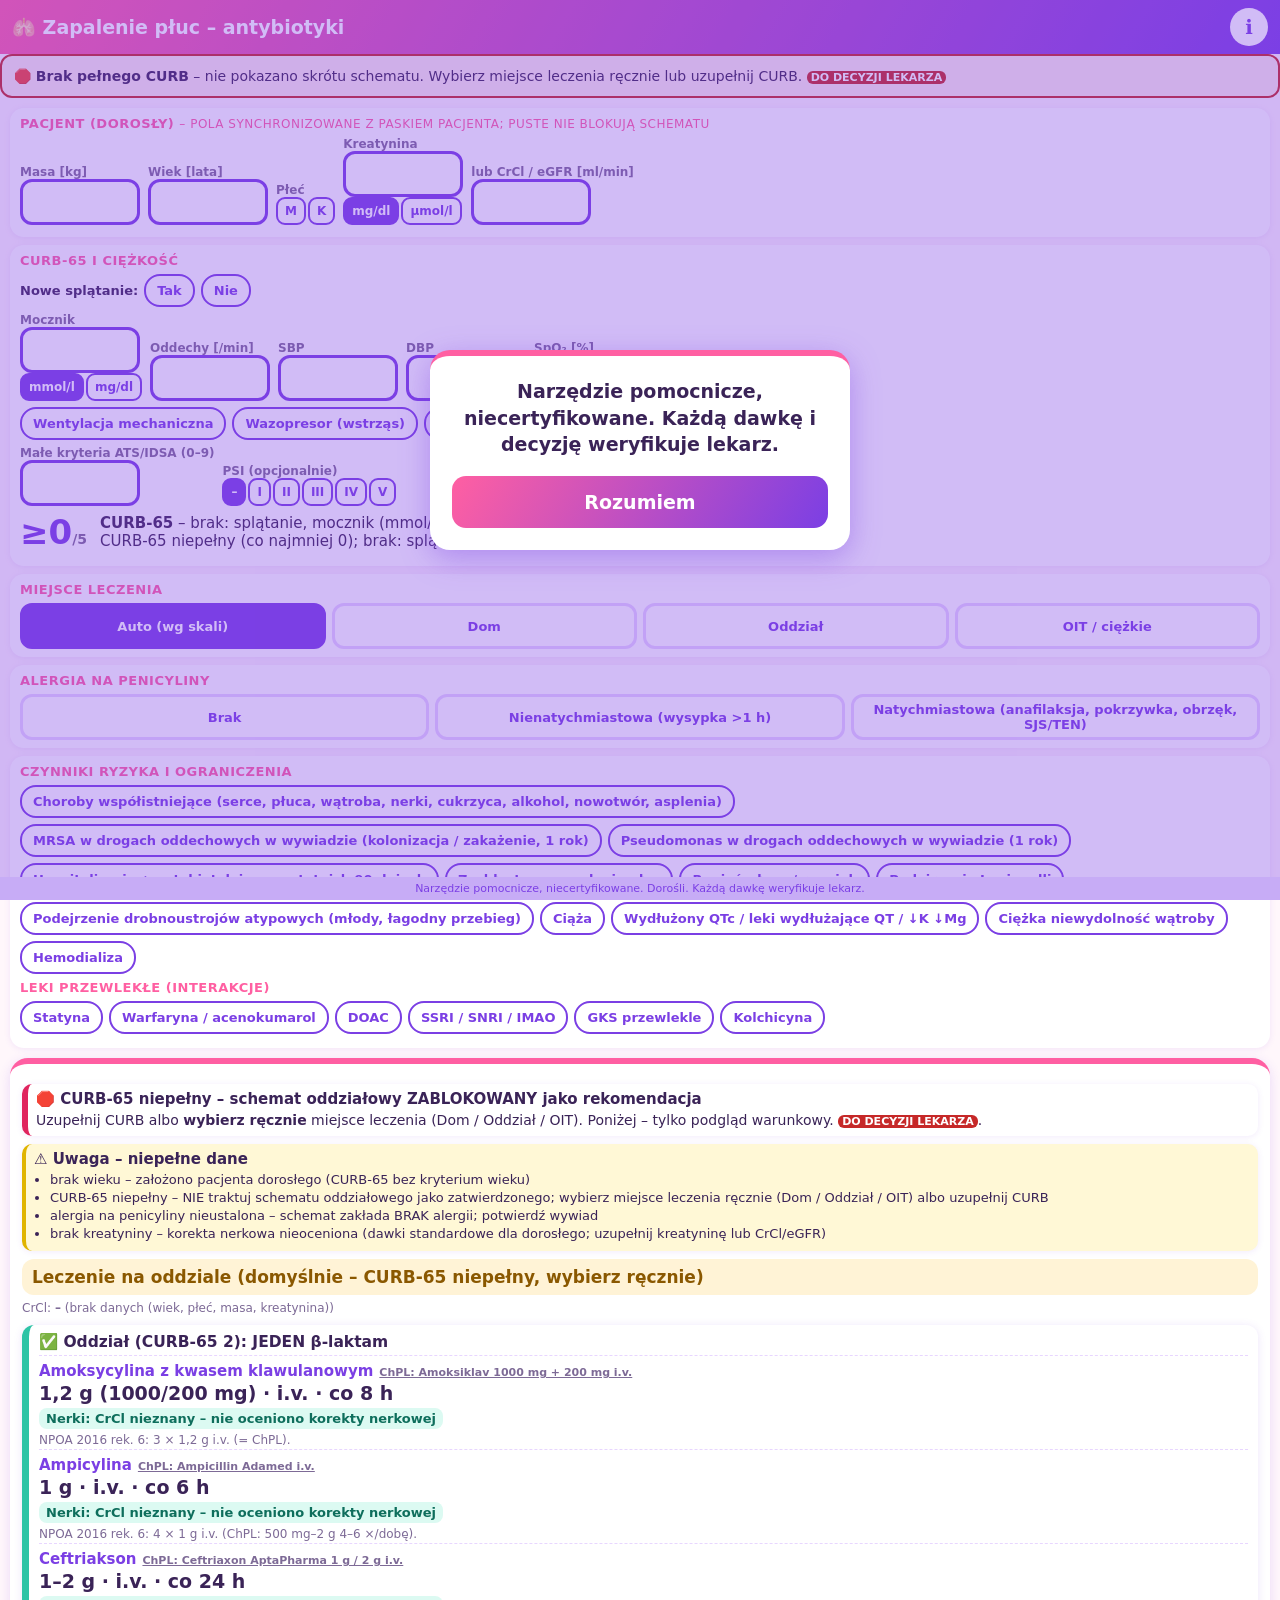
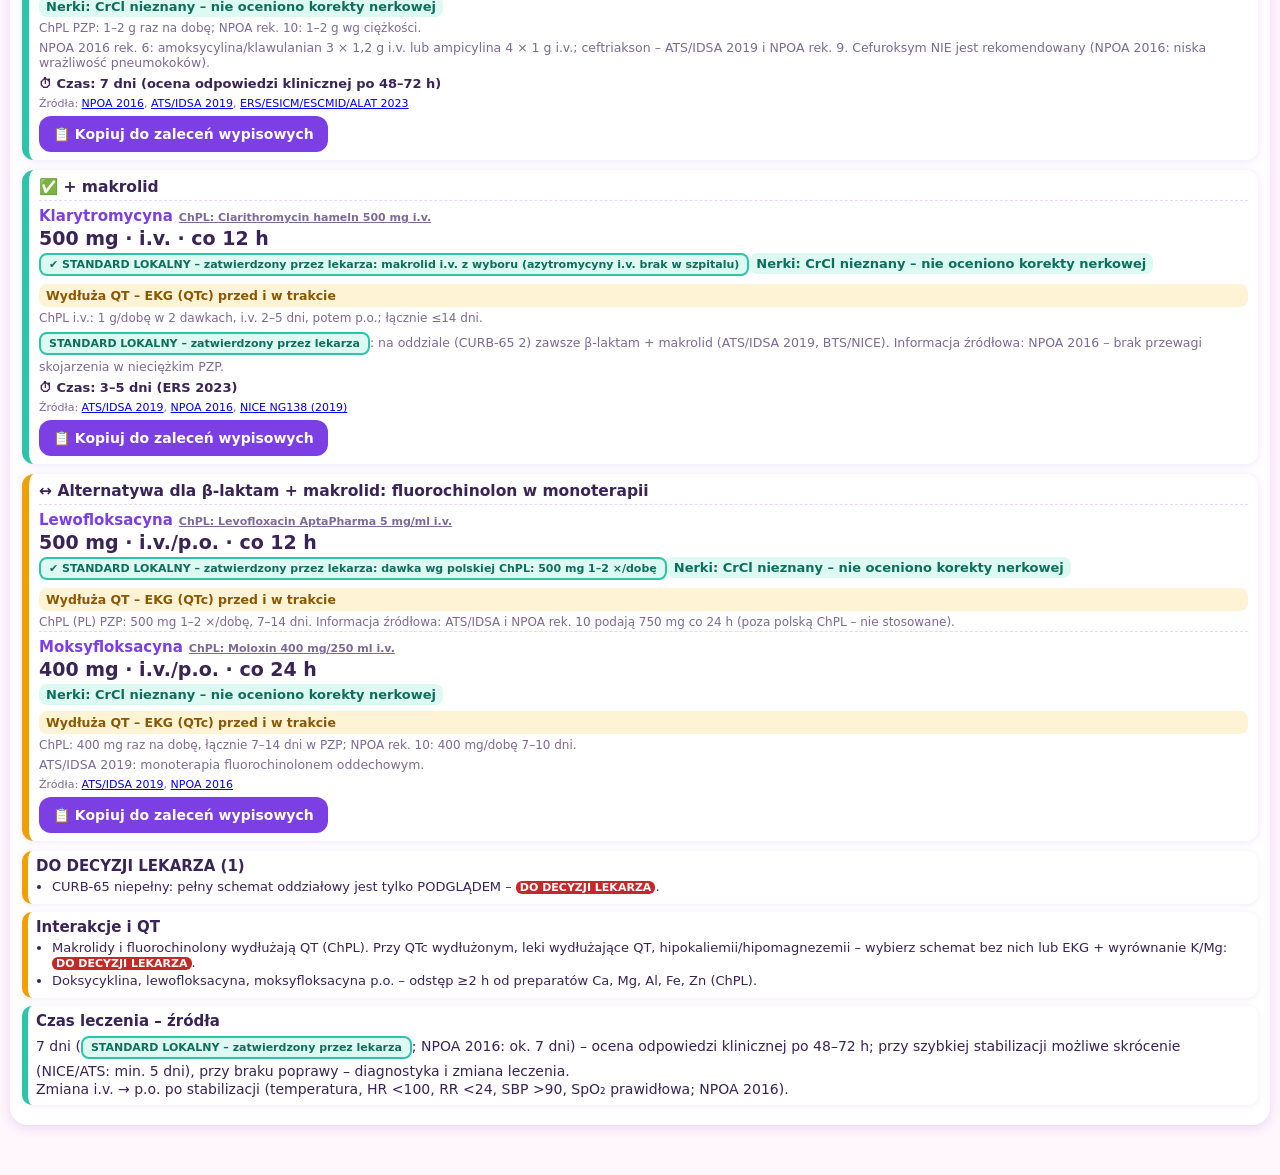
<file: mod/zp/index.html>
<!doctype html><html lang="pl"><head><meta charset="utf-8"><meta name="viewport" content="width=device-width,initial-scale=1,viewport-fit=cover"><title>Zapalenie płuc – antybiotykoterapia</title><link rel="stylesheet" href="style.css"></head>
<body><div id="startDisc" role="dialog" aria-modal="true" style="display:none;position:fixed;inset:0;z-index:1000;background:rgba(123,63,228,.35);align-items:center;justify-content:center;padding:20px"><div style="background:#fff;border-radius:20px;padding:22px;max-width:420px;box-shadow:0 8px 30px rgba(123,63,228,.4);border-top:6px solid #ff5fa2;text-align:center;color:#3a2357"><div style="font-size:19px;font-weight:800;line-height:1.4;margin-bottom:18px">Narzędzie pomocnicze, niecertyfikowane. Każdą dawkę i decyzję weryfikuje lekarz.</div><button id="startDiscOk" style="width:100%;padding:15px;font-size:19px;font-weight:800;border:0;border-radius:14px;color:#fff;background:linear-gradient(120deg,#ff5fa2,#7b3fe4)">Rozumiem</button></div></div><script>(function(){var K='discAccepted_v1:'+document.title,d=document.getElementById('startDisc');var ok=false;try{ok=localStorage.getItem(K)==='1'}catch(e){}if(!ok&&window.parent===window)d.style.display='flex';document.getElementById('startDiscOk').onclick=function(){try{localStorage.setItem(K,'1')}catch(e){}d.style.display='none';};})();</script>
<header><h1>🫁 Zapalenie płuc – antybiotyki</h1><button id="info" class="ib" title="Źródła i decyzje">ℹ</button></header>
<div id="app"></div>
<div id="infoBox" hidden></div>
<div class="disc">Narzędzie pomocnicze, niecertyfikowane. Dorośli. Każdą dawkę weryfikuje lekarz.</div>
<script src="engine.js"></script><script src="app.js"></script></body></html>
</file>
<file: shell.css>
:root{--fs:16px;--ok:#1e9e4a;--or:#e98a00;--rd:#d81b30;--pk:#ff5fa2;--vi:#7b3fe4;--bg:#f7f5fb;--tx:#2a1f3d}
*{box-sizing:border-box}html{font-size:var(--fs)}body{margin:0;font-family:Segoe UI,Arial,sans-serif;background:var(--bg);color:var(--tx);height:100vh;display:flex;flex-direction:column;overflow:hidden}
header{display:flex;align-items:center;gap:12px;padding:6px 12px;background:#fff;border-bottom:3px solid var(--pk);flex-wrap:wrap}
.brand{font-weight:800;font-size:1.15rem;color:var(--vi);white-space:nowrap}.brand small{font-weight:600;color:var(--pk)}
#pbar{display:flex;align-items:center;gap:10px;flex-wrap:wrap;flex:1 1 560px;min-width:0}
#pbar label{font-weight:700;font-size:.9rem;display:flex;align-items:center;gap:4px}
input{font:inherit;padding:5px 7px;border:2px solid #cfc3e8;border-radius:8px;width:5.2em;background:#fff}
#pw{font-size:1.35rem;width:4.2em;font-weight:800;border-color:var(--vi)}
input.bad{border-color:var(--rd);background:#ffe6e9}input.warn{border-color:var(--or);background:#fff3df}
button{font:inherit;cursor:pointer}
.seg button,.tg{border:2px solid #cfc3e8;background:#fff;border-radius:8px;padding:4px 9px;font-weight:700}
.seg button.on{background:var(--vi);color:#fff;border-color:var(--vi)}.tg.on{background:var(--or);color:#fff;border-color:var(--or)}
.pill{background:#efe9fa;border-radius:20px;padding:4px 10px;font-weight:700;font-size:.9rem}
#lamp{width:30px;height:30px;border-radius:50%;background:#ddd;border:2px solid #bbb}
#lamp.on{background:var(--rd);border-color:#900;animation:fl .5s infinite alternate;box-shadow:0 0 18px var(--rd)}
@keyframes fl{from{opacity:1}to{opacity:.25}}
#mute{border:0;background:none;font-size:1.4rem}
#wrap{flex:1;display:flex;min-height:0}
#side{width:215px;background:#fff;border-right:1px solid #e5dcf5;overflow:auto;padding:6px}
#side button{display:block;width:100%;text-align:left;border:0;background:none;padding:8px 10px;border-radius:9px;font-weight:700;font-size:.95rem;color:var(--tx)}
#side button.on{background:linear-gradient(120deg,var(--pk),var(--vi));color:#fff}#side button.soon{color:#aaa;font-weight:500}
#side hr{border:0;border-top:1px solid #eee;margin:6px 0}
#main{flex:1;overflow:auto;padding:14px 18px;position:relative}
#main iframe{border:0;width:100%;height:100%;display:block;background:#fff;border-radius:10px}
#main.fr{padding:0}
h2{margin:.2em 0 .5em;color:var(--vi)}
.row{display:flex;flex-wrap:wrap;gap:10px 16px;align-items:center;margin:6px 0}
.row label{font-weight:700;display:flex;gap:5px;align-items:center}
.box{background:#fff;border-radius:12px;padding:10px 14px;margin:10px 0;border-left:7px solid #ccc;box-shadow:0 1px 4px rgba(80,40,140,.08)}
.box.ok{border-color:var(--ok)}.box.orange{border-color:var(--or)}.box.red{border-color:var(--rd);background:#fff4f5}
.box h3{margin:0 0 4px;font-size:1.05rem}
.big{font-size:1.5rem;font-weight:800}.r{color:var(--rd);font-weight:800}.o{color:var(--or);font-weight:700}.g{color:var(--ok);font-weight:700}
.mut{color:#776;font-size:.85rem}
.tabs button{border:2px solid var(--vi);background:#fff;color:var(--vi);border-radius:10px;padding:6px 14px;font-weight:800;margin-right:6px}
.tabs button.on{background:var(--vi);color:#fff}
.info{float:right;border:0;background:#efe9fa;border-radius:50%;width:32px;height:32px;font-weight:800;color:var(--vi)}
.ov{position:fixed;inset:0;background:rgba(123,63,228,.35);display:flex;align-items:center;justify-content:center;z-index:99}
.dlg{background:#fff;border-radius:18px;padding:22px;max-width:460px;border-top:6px solid var(--pk);text-align:center}
.dlg .big,.dlg button.big{width:100%;padding:12px;border:0;border-radius:12px;color:#fff;background:linear-gradient(120deg,var(--pk),var(--vi))}
.by{color:var(--pk);font-weight:700;margin-top:-8px}
.disc{font-size:.8rem;color:#887;margin-top:18px}
table.src{font-size:.85rem}ul.src{font-size:.85rem;padding-left:18px}
.dw{background:#fff3c4;color:#7a5600;font-weight:800;padding:0 4px;border-radius:4px}
input[type=checkbox]{width:auto;transform:scale(1.3);margin:0 4px}input[type=range]{width:140px}
select{font:inherit;padding:5px 7px;border:2px solid #cfc3e8;border-radius:8px;background:#fff}
.nih{display:grid;grid-template-columns:repeat(auto-fill,minmax(330px,1fr));gap:6px 14px;width:100%}.nih label{justify-content:space-between}.nih select{max-width:210px}
#printArea{display:none}
@media print{@page{size:A4;margin:14mm}html,body{background:#fff!important}body>*:not(#printArea){display:none!important}#printArea{display:block;font:11pt/1.35 Arial,sans-serif;color:#000}
#printArea h1{font-size:15pt;margin:0}#printArea h2{font-size:12pt;margin:10px 0 4px;border-bottom:1px solid #000}#printArea .sub{font-size:9.5pt;margin-bottom:6px}
#printArea table{border-collapse:collapse;width:100%}#printArea th,#printArea td{border:1px solid #888;padding:3px 6px;text-align:left;vertical-align:top}#printArea th{width:32%;background:#eee}
#printArea li{margin:2px 0}#printArea li.red b{text-decoration:underline}#printArea .lines{height:28mm;border-bottom:1px dotted #000}#printArea .sig{display:flex;justify-content:space-between;margin-top:14mm}#printArea .foot{font-size:8pt;margin-top:8mm;color:#444}}
.np{background:#fff4d6}
.pl{font-weight:400;font-size:.82em;color:#6b5a86}

#skBack{display:inline-block;margin:0;z-index:5;position:relative;font:800 20px/1.2 system-ui,sans-serif;background:#111;color:#fff;border:2px solid #fff;border-radius:12px;padding:10px 22px;min-height:50px;box-shadow:0 3px 12px rgba(0,0,0,.35);cursor:pointer}#skBack span{font-weight:600;font-size:16px;opacity:.9}#skBack[hidden]{display:none}
#skBack[hidden],#skHome[hidden]{display:none!important}

.sk-nav{display:flex;gap:10px;flex-wrap:wrap;align-items:center;margin:0 0 10px;position:relative;z-index:5}#main.fr .sk-nav{margin:10px 12px}.sk-nav.bot{margin:18px 0 8px;justify-content:flex-start}#main.fr .sk-nav.bot{margin:8px 12px}
#skHome{font:800 20px/1.2 system-ui,sans-serif;background:#fff;color:#111;border:2.5px solid #111;border-radius:12px;padding:10px 20px;min-height:50px;cursor:pointer}#skHome:hover{background:#111;color:#fff}
#main.fr iframe{height:calc(100% - 150px)}#main #skBack{margin:0}
@media print{.sk-nav{display:none!important}}

@media print{#printArea .brand-h{display:flex;align-items:center;gap:5mm;border-bottom:1.5pt solid #b0161e;padding-bottom:3mm;margin-bottom:4mm}#printArea .brand-h img{height:16mm;width:auto}#printArea .brand-h b{display:block;font-size:11.5pt}#printArea .brand-h span{font-size:10.5pt}#printArea .brand-h .bt{margin-left:auto;text-align:right;font-size:9pt;white-space:nowrap}#printArea .brand-h .bt b{font-size:10pt}#printArea .brand-f{margin-top:10mm;border-top:1pt solid #000;padding-top:2mm;font-size:9.5pt}}
</file>
<file: advanced.css>
:root{--vi:#125469;--pk:#1f8d9a;--bg:#edf2f4;--tx:#182e3b;--fs:16px}
body{font-family:Inter,"Segoe UI",Arial,sans-serif}header{padding:12px 18px;border-bottom:1px solid #d5e1e5;gap:12px;background:#fff}.brand{font-size:1.1rem;letter-spacing:-.025em}.brand small{display:block;font-size:.7rem;color:#607786;letter-spacing:.02em}#pbar{gap:8px}#pbar label{font-size:.76rem}#pw{font-size:1rem;width:4.4em}#pbar input{border-width:1px;border-color:#c4d4da;padding:6px}#pbar .tg,.seg button{font-size:.78rem;border-width:1px;border-color:#c4d4da}.pill{font-size:.76rem;background:#eef4f6}#nextPt{font-size:.76rem;background:#f3f8f9;border:1px solid #c4d4da}#pinModule{font-size:.75rem;border:1px solid #c4d4da}#lamp{width:19px;height:19px}#mute{font-size:1rem}.connection-state{font-size:.68rem;color:#426d68}
#sidebar{width:240px;min-width:240px;background:#112c3d;display:flex;flex-direction:column;overflow:auto;color:#c0d4dd}#side{width:auto;background:transparent;border:0;overflow:visible;padding:0 12px 20px}#side button{color:#c0d4dd;padding:10px 12px;font-size:.84rem;font-weight:500;margin:2px 0}#side button.on{background:#225066;color:#fff}#side button:hover{background:#1b4054}#side button[hidden]{display:none}#side button.is-favorite::after{content:'★';float:right;color:#e4c678}#side hr{border-color:#2b4858;margin:12px 0}.nav-tools{padding:24px 18px 12px}.nav-tools label{display:flex;justify-content:space-between;font-size:.62rem;letter-spacing:.13em;color:#8babbc}.nav-tools kbd{border:1px solid #587080;padding:0 5px;border-radius:3px}.nav-tools input{display:block;width:100%;margin:10px 0;background:#1b3b4d;border:1px solid #36596b;color:#fff;font-size:.85rem}.nav-tools input::placeholder{color:#99b3c2}.nav-tools button{color:#bcd4e0;border:1px solid #476575;background:transparent;border-radius:6px;padding:5px 10px;font-size:.75rem}.nav-tools button[aria-pressed=true]{background:#40616d}.nav-foot{font-size:.66rem;line-height:1.8;padding:16px 22px;margin-top:auto;border-top:1px solid #2b4858;color:#86a5b6}#navEmpty{font-size:.8rem}#main{padding:30px 36px}#main>h2{font-size:1.7rem;letter-spacing:-.04em;line-height:1.2}#main.fr{padding:14px}.eyebrow{color:#64818f;font-size:.65rem;font-weight:700;letter-spacing:.16em;margin-bottom:14px}.lead{color:#5b7380;font-size:.95rem;margin:12px 0 26px}.hero-grid{display:grid;grid-template-columns:1fr 1fr;gap:18px;margin-bottom:32px}.hero-tile{border:0;background:#163f56;color:#fff;text-align:left;padding:28px;border-radius:14px;min-height:210px}.hero-tile.teal{background:#dcece8;color:#18504c}.hero-tile>span{font-size:.62rem;letter-spacing:.15em;opacity:.75}.hero-tile h3{font-size:1.5rem;margin:20px 0 10px;letter-spacing:-.04em}.hero-tile p{font-size:.85rem;opacity:.8}.hero-tile b{display:block;margin-top:24px;font-size:.8rem}.section-title{display:flex;justify-content:space-between;align-items:center}.section-title h3{font-size:1rem}.section-title>span{font-size:.75rem;color:#607986}.module-grid{display:grid;grid-template-columns:repeat(auto-fill,minmax(180px,1fr));gap:12px;margin:12px 0 26px}.module-tile{background:white;border:1px solid #d9e4e7;border-radius:10px;padding:18px;text-align:left;min-height:120px}.module-tile:hover{border-color:#1f8d9a;box-shadow:0 3px 12px #1233480c}.module-tile>span{display:block;font-size:1.2rem;margin-bottom:12px}.module-tile b{display:block;font-size:.9rem;color:#193f50}.module-tile small{display:block;margin-top:10px;font-size:.7rem;color:#6a828d}.notice{font-size:.8rem;line-height:1.6;color:#385a68;border:1px solid #cedee3;background:#f8fbfc;border-radius:8px;padding:14px 18px;margin:16px 0 22px}.box{border-radius:9px;border-left-width:4px;padding:16px;box-shadow:0 1px 2px #213b4d0a}button:focus-visible,a:focus-visible,input:focus-visible,select:focus-visible,textarea:focus-visible{outline:3px solid #e7ad44;outline-offset:3px}button:disabled{opacity:.45;cursor:not-allowed}.wb-toolbar{display:flex;gap:10px;align-items:center;flex-wrap:wrap;margin:18px 0}.wb-toolbar label{font-size:.8rem}.wb-toolbar button,.wb-toolbar select{font-size:.8rem}.wb-toolbar .tg{border:1px solid #b9ccd3;padding:9px 13px}.wb-tabs{display:flex;gap:6px;border-bottom:1px solid #ccdce2;margin-top:25px;margin-bottom:22px}.wb-tabs button{border:0;border-radius:7px 7px 0 0;padding:12px 16px;background:#e0e9ed;color:#476573;font-size:.83rem}.wb-tabs button.on{background:#164d63;color:white}.wb-field{display:block;font-size:.83rem;font-weight:600;margin-bottom:18px}.wb-field textarea,.document-editor{display:block;width:100%;margin-top:8px;padding:14px 16px;min-height:110px;resize:vertical;font:400 .93rem/1.65 "Segoe UI",Arial,sans-serif;border:1px solid #c6d7de;border-radius:9px;color:#193644;background:#fff}.document-editor{min-height:380px}.primary-action,.button-link{display:inline-block;border:0;border-radius:7px;background:#16556b;color:white;font-weight:600;padding:12px 18px;font-size:.85rem;text-decoration:none}.accept-line{display:flex;gap:8px;align-items:center;margin:18px 0;font-size:.85rem}.wb-status{min-height:24px;color:#25645c;font-size:.8rem}.file-button{padding:8px 12px;border:1px solid #b9ccd3;border-radius:7px;cursor:pointer;background:white}.file-button input{display:block;width:180px;border:0;padding:0;font-size:.7rem;margin-top:5px}.trend-fields{display:grid;grid-template-columns:repeat(4,1fr);gap:14px;margin-bottom:18px}.trend-fields label{font-size:.78rem}.trend-fields input{width:100%;display:block;margin-top:8px;border:1px solid #c6d7de}.trend-summary{display:flex;gap:20px;flex-wrap:wrap;background:#fff;padding:18px;border:1px solid #d6e2e7;border-radius:8px;font-size:.85rem}.trend-chart{width:100%;max-height:340px;background:#fff;margin-top:14px;border:1px solid #d6e2e7;border-radius:10px}.trend-chart text{font:12px "Segoe UI",sans-serif;fill:#375a68}.results-table{width:100%;border-collapse:collapse;background:white;font-size:.85rem}.results-table th,.results-table td{text-align:left;border-bottom:1px solid #d9e5ea;padding:12px}.results-table th{background:#e3ecef}.wb-panel[hidden]{display:none}#mobileMenu{display:none}.tabs{display:flex;flex-wrap:wrap;gap:5px}.tabs button{font-size:.8rem;border-width:1px;margin:0}
@media(min-width:1500px){#main{padding:38px 6vw}}@media(max-width:1100px){#main{padding:24px}#sidebar{width:215px;min-width:215px}.hero-tile{padding:22px}.connection-state{display:none}}@media(max-width:760px){header{padding:8px 10px;gap:7px}.brand{font-size:.95rem}#mobileMenu{display:block;font-size:.75rem;border:1px solid #b9ccd3}#sidebar{display:none;position:absolute;top:0;bottom:0;left:0;z-index:40;width:260px}#wrap{position:relative}.nav-open #sidebar{display:flex;box-shadow:16px 0 40px #112c3d40}#main{padding:20px 14px}#main>h2{font-size:1.4rem}.hero-grid{grid-template-columns:1fr;gap:12px}.hero-tile{min-height:175px;padding:22px}.hero-tile h3{font-size:1.3rem;margin-top:15px}.hero-tile b{margin-top:18px}.module-grid{grid-template-columns:repeat(2,minmax(0,1fr));gap:8px}.module-tile{padding:14px}.trend-fields{grid-template-columns:repeat(2,1fr)}.wb-tabs{gap:3px}.wb-tabs button{font-size:.7rem;padding:10px 8px}.wb-toolbar{gap:8px}.document-editor{min-height:330px}#pinModule{font-size:.65rem}#pbar{order:10;flex-basis:100%;gap:6px}#pbar .tgs{display:flex;gap:4px;flex-wrap:wrap}#pbar input{width:4.5em}#pbar #pw{width:4.5em}#main.fr{padding:0}.results-table{font-size:.75rem}.results-table td,.results-table th{padding:8px}.wb-panel>ol{padding-left:22px;font-size:.85rem;line-height:1.7}.nav-tools{padding-top:18px}}@media(prefers-reduced-motion:reduce){*{animation:none!important;scroll-behavior:auto!important}}@media print{#printArea{white-space:pre-wrap!important}body{height:auto;overflow:visible}}
/* Rejestr leczenia i potwierdzanie rzeczywistych czynności. */
.treatment-workspace h2{font-size:1.55rem;letter-spacing:-.035em}.action-card{border:1px solid #ccdce3;background:white;border-radius:11px;padding:18px;margin:14px 0}.action-card-head{display:flex;justify-content:space-between;align-items:center;gap:14px;flex-wrap:wrap}.action-card h3{margin:0;color:#164d63;font-size:1rem}.action-badge{font-size:.73rem;font-weight:600;background:#e5eff2;border:1px solid #c7dce3;border-radius:20px;padding:6px 10px}.action-details{font-size:.85rem;line-height:1.7;white-space:pre-wrap;overflow-wrap:anywhere;color:#4b6571}.action-checks{display:flex;flex-wrap:wrap;gap:10px 20px;margin:18px 0}.action-checks label{display:flex;align-items:center;gap:6px;font-size:.8rem;cursor:pointer;background:#f3f7f8;border:1px solid #d5e2e7;padding:9px 12px;border-radius:7px}.action-checks input{margin:0 3px;transform:none}.action-card details{font-size:.77rem;color:#577381;margin-top:14px}.action-card summary{cursor:pointer}.event-history{border-left:3px solid #b3cdd5;padding:12px;margin:12px 0;background:#f7fafb;line-height:1.65;overflow-wrap:anywhere}.event-history .tg{font-size:.72rem;margin-top:7px}.event-void{border-color:#c9a8a8;color:#805858;background:#fcf7f7}.action-editor{border:2px solid #5b9cae;border-radius:12px;background:#f8fcfd;padding:20px;margin:20px 0}.action-editor h3{margin-top:0;font-size:1rem}.action-editor>p{font-size:.84rem;line-height:1.65}.action-editor label{font-size:.78rem;display:block}.action-editor select,.action-editor input:not([type=checkbox]){display:block;width:100%;margin-top:7px;font-size:.88rem;border:1px solid #b8cfd8;padding:9px;background:white;min-width:0}.action-editor input[readonly]{background:#eaf0f3}.action-inputs{display:grid;grid-template-columns:repeat(2,minmax(0,1fr));gap:14px;margin:18px 0}.action-inputs label[hidden]{display:none!important}.action-time{display:grid;grid-template-columns:1fr 1fr;gap:16px;margin:18px 0}.action-editor .accept-line{display:flex;line-height:1.6;font-weight:600}.action-editor [data-editor-status]{color:#8b2c2c;font-size:.82rem}.treatment-workspace .wb-field textarea{min-height:170px}.action-editor .tg{font-size:.82rem}.treatment-workspace .mut{font-size:.76rem}.wb-tabs{flex-wrap:wrap}#wb-actions h2{font-size:1.25rem}.treatment-workspace [data-confirmed-output]{font-size:.84rem;line-height:1.8}
@media(max-width:760px){.action-inputs,.action-time{grid-template-columns:1fr}.action-editor{padding:14px}.action-card{padding:14px}.action-checks{gap:7px}.action-checks label{padding:9px;font-size:.75rem}.action-badge{font-size:.68rem}.treatment-workspace h2{font-size:1.25rem}}
/* Clinical modules 4.2 */
.clinical-group{border:1px solid #d8e3e9;border-radius:13px;background:#fff;margin:18px 0;padding:18px 20px 20px}.clinical-group legend{font-size:15px;font-weight:750;color:#254354;padding:0 8px}.clinical-grid{display:grid;grid-template-columns:repeat(auto-fit,minmax(240px,1fr));gap:15px 22px}.clinical-field{display:flex;flex-direction:column;gap:7px;font-size:13px;line-height:1.5;min-width:0;color:#344f60}.clinical-field>span{display:flex;align-items:center;gap:8px}.clinical-field input{width:110px!important;max-width:100%;background:#f8fafc;border:1px solid #c7d6df;border-radius:7px;padding:10px 11px!important;color:#173243;font-size:16px;font-variant-numeric:tabular-nums}.clinical-field input[type=datetime-local]{width:225px!important}.clinical-field select{width:100%;min-height:42px;white-space:normal;font-size:13px;max-width:100%;background:#f8fafc;border:1px solid #c7d6df;border-radius:7px;padding:7px;color:#173243}.clinical-field small{font-size:11px;line-height:1.35;color:#607482}.clinical-check{display:flex;align-items:flex-start;gap:8px;font-size:13px;line-height:1.7;margin:12px 0}.clinical-check input{flex:none;width:17px;height:17px;margin-top:4px;accent-color:#0c7c80}.clinical-invalid{color:#a31f30;font-size:14px}.clinical-field [aria-invalid=true]{border:2px solid #c42539;background:#fff1f2}.clinical-result{border:1px solid #dbe5eb;border-left:4px solid #527685;background:#fff;border-radius:10px;padding:19px 22px;margin:17px 0;font-size:14px;line-height:1.75;overflow-wrap:anywhere}.clinical-result h3{font-size:17px;line-height:1.45;margin:0 0 10px;color:#213e50}.clinical-result p{margin:9px 0}.clinical-result.orange{border-left-color:#d28b26;background:#fffaf0}.clinical-result.red{border:2px solid #bc283c;border-left:7px solid #bc283c;background:#fff1f2;color:#7b1729}.clinical-result.red h3{color:#9c152c}.clinical-number{font-size:25px;line-height:1.5;font-weight:750;display:block;color:inherit;font-variant-numeric:tabular-nums}.clinical-equation{background:#eef4f7;border-radius:6px;padding:9px 12px;font-family:ui-monospace,monospace;font-size:12px;white-space:normal}.clinical-table{overflow:auto;margin:13px 0;border-radius:8px;border:1px solid #dbe5eb}.clinical-table table{border-collapse:collapse;width:100%;font-size:12px;line-height:1.6;background:#fff}.clinical-table th{text-align:left;background:#edf3f6;color:#375869;font-weight:750;padding:11px 13px;border-bottom:1px solid #ccdce4}.clinical-table td{padding:11px 13px;border-bottom:1px solid #e3ebf0;vertical-align:top;min-width:95px}.clinical-table tr:last-child td{border-bottom:0}.clinical-out>.primary-action{margin:8px 6px 8px 0;font-size:13px}.clinical-sources{border-top:1px solid #d5e0e7;padding:15px 0;font-size:12px;line-height:1.8;margin-top:20px}.clinical-sources summary{cursor:pointer;font-weight:700;color:#426274}.clinical-sources a,.clinical-result a{color:#086d7e;text-decoration:underline}.clinical-tabs{flex-wrap:wrap}.clinical-tabs button{font-size:12px;padding:11px 13px}.mushroom-grid{display:grid;grid-template-columns:repeat(auto-fit,minmax(280px,1fr));gap:20px;margin:20px 0}.mushroom-card{border:1px solid #d6e2e9;border-radius:12px;padding:18px;background:#fff;line-height:1.6}.mushroom-card h3{margin:0;font-size:17px}.mushroom-card p{font-size:13px}.mushroom-card img{display:block;width:100%;height:280px;object-fit:contain;background:#eff3f4;border-radius:8px}.mushroom-card small{font-size:11px;color:#5d7181}.mushroom-card a{color:#096c7c}.clinical-out button[disabled]{opacity:.45;cursor:not-allowed}@media(max-width:700px){.clinical-grid{grid-template-columns:1fr}.clinical-group{padding:12px}.clinical-result{padding:14px}.clinical-number{font-size:21px}.mushroom-grid{grid-template-columns:1fr}}

.wb-field{margin-bottom:6px}.wb-hint{display:block;font-weight:400;font-size:.74rem;color:#5b7380;margin-top:3px}.wb-mini{margin:6px 0}.wb-area{display:block;width:100%;margin:6px 0 20px;padding:14px 16px;min-height:110px;resize:vertical;font:400 .93rem/1.65 "Segoe UI",Arial,sans-serif;border:1px solid #c6d7de;border-radius:9px;color:#193644;background:#fff}.wb-area-interview{min-height:260px}.wb-area-labs{min-height:260px}.wb-area-prelim,.wb-area-final{min-height:90px}

/* 4.4 — ICD-10 / ICD-9 */
.icd-tabs{margin-top:18px}.icd-q{display:block;width:100%;max-width:760px;font-size:1rem;padding:12px 14px;border:1px solid #9fbac5;border-radius:9px;background:#fff;margin:6px 0 8px;color:#193644}
.icd-note{font-size:.8rem;line-height:1.6;color:#5a4a1d}.icd-note:not(:empty){background:#fff8e6;border:1px solid #e8d49a;border-radius:8px;padding:10px 14px;margin:8px 0;max-width:760px}
.icd-res{max-width:900px}.icd-h{font-size:.82rem;letter-spacing:.06em;color:#4b6571;margin:18px 0 6px;text-transform:uppercase}.icd-subhead{font-size:.74rem;color:#6a828d;margin:14px 0 4px;border-top:1px dashed #c6d7de;padding-top:8px}
.icd-item{border:1px solid #d3e0e5;border-radius:8px;background:#fff;margin:5px 0;display:flex;flex-wrap:wrap;align-items:stretch}.icd-item:hover{border-color:#5b9cae}
.icd-main{flex:1 1 320px;display:flex;gap:12px;align-items:baseline;text-align:left;border:0;background:none;padding:10px 12px;font-size:.9rem;color:#193644;cursor:pointer;border-radius:8px}
.icd-code{flex:0 0 78px;color:#164d63;font-variant-numeric:tabular-nums}.icd-name{flex:1}
.icd-badge{font-style:normal;font-size:.68rem;border:1px solid #c7a0a0;color:#7c3a3a;border-radius:10px;padding:1px 7px;white-space:nowrap}.icd-head{border-color:#b7c7ce;color:#5c7886}
.icd-nonleaf{background:#f5f8f9}.icd-nonleaf .icd-name{color:#4d6772}
.icd-sub{border:0;border-left:1px solid #e0e9ed;background:none;font-size:.74rem;color:#2c6a80;padding:0 12px;cursor:pointer}
.icd-extra{flex:1 0 100%;border-top:1px solid #e0e9ed;padding:10px 14px 14px;background:#f8fbfc;border-radius:0 0 8px 8px;font-size:.83rem}.icd-extra[hidden]{display:none}
.icd-ec h4{margin:4px 0 8px;font-size:.88rem;color:#164d63}.icd-glabel{font-size:.74rem;font-weight:700;color:#4b6571;margin:10px 0 3px}
.icd-cause{display:block;width:100%;text-align:left;border:1px solid #cfdde3;background:#fff;border-radius:6px;padding:6px 10px;margin:3px 0;font-size:.8rem;color:#193644;cursor:pointer}.icd-cause:hover{border-color:#5b9cae;background:#eef6f8}.icd-cause b{color:#164d63;margin-right:6px}
.icd-linkbtn{border:0;background:none;color:#2c6a80;font-size:.76rem;padding:4px 0;cursor:pointer;text-decoration:underline}
.icd-pair{margin-top:10px;border:2px solid #5b9cae;border-radius:8px;background:#fff;padding:10px 14px}.icd-pair pre{margin:6px 0;white-space:pre-wrap;font:inherit;font-size:.82rem}
.icd-dagger{border-left:3px solid #c7a0a0;padding:6px 10px;margin-bottom:8px;background:#fff}.icd-ref{display:block;margin:3px 0}
.icd-wrap{position:relative}.icd-bar{margin:4px 0}.icd-barhint{font-size:.74rem}
.icd-pop{position:absolute;left:0;right:0;top:100%;margin-top:2px;z-index:30;background:#fff;border:1px solid #5b9cae;border-radius:9px;box-shadow:0 8px 28px #1233482e;max-height:330px;overflow:auto}.icd-pop[hidden]{display:none}
.icd-pop-h{font-size:.74rem;color:#5b7380;padding:8px 12px;background:#f1f6f8;border-bottom:1px solid #e0e9ed}
.icd-opt{display:block;width:100%;text-align:left;border:0;border-bottom:1px solid #eef3f5;background:#fff;padding:8px 12px;font-size:.85rem;color:#193644;cursor:pointer}.icd-opt b{color:#164d63;margin-right:6px}.icd-opt:hover,.icd-opt.on{background:#e3f0f4}.icd-skip{color:#5b7380;font-size:.78rem}
@media(max-width:760px){.icd-code{flex-basis:64px}.icd-main{flex-basis:100%}}
details.icd-group>summary{cursor:pointer}details.icd-group[open]>summary{margin-bottom:4px}
/* ---- 5.0: GCS ---- */
.gcsfield{display:block;width:100%}.gcsw{display:block}.gcs-box{border:1px solid #c9d8de;border-radius:10px;padding:8px 10px;background:#fff;margin:6px 0}
.gcs-row{display:flex;flex-wrap:wrap;gap:5px;align-items:center;margin:5px 0}.gcs-h{min-width:9.5em;font-weight:700;font-size:.85rem;color:#335}
.gcs-b{border:1px solid #9fbac5;background:#fff;border-radius:8px;padding:5px 9px;font-size:.85rem;cursor:pointer}.gcs-b b{color:#125469}.gcs-b.on{background:#125469;color:#fff;border-color:#125469}.gcs-b.on b{color:#fff}
.gcs-sum{margin-top:6px;font-size:1rem}.gcs-clr[disabled]{opacity:.4}
/* ---- 5.0: bilans płynów, wykonane, raport ---- */
.fl-top{display:flex;flex-wrap:wrap;gap:10px 18px;align-items:center;margin:10px 0}.fl-sum{display:grid;grid-template-columns:repeat(auto-fit,minmax(150px,1fr));gap:10px;margin:12px 0}
.fl-n{background:#fff;border:1px solid #cfdde3;border-radius:12px;padding:10px 12px;display:flex;flex-direction:column}.fl-n span{font-size:.75rem;color:#51697a;text-transform:uppercase;letter-spacing:.04em}.fl-n b{font-size:1.45rem;color:#112c3d}.fl-n small{color:#51697a}
.fl-bal{border-width:2px;border-color:#125469}.fl-bal.pos b{color:#0b6b3a}.fl-bal.neg b{color:#b3261e}
.fl-grid{display:grid;grid-template-columns:repeat(auto-fit,minmax(260px,1fr));gap:12px}.fl-card{background:#fff;border:1px solid #cfdde3;border-radius:12px;padding:10px 12px}.fl-card h3{margin:0 0 8px}
.fl-types,.fl-amt,.fl-cust{display:flex;flex-wrap:wrap;gap:6px;margin:6px 0}.fl-b{border:1px solid #9fbac5;background:#f4f9fb;border-radius:9px;padding:9px 12px;font-weight:700;cursor:pointer;min-width:5.2em}.fl-b:active{background:#125469;color:#fff}
.fl-ur .fl-b{background:#fff6ec}.fl-cust input,.fl-other{max-width:11em}.fl-table,.dn-table{width:100%;border-collapse:collapse}.fl-table td,.dn-table td{border-bottom:1px solid #e0e8ec;padding:4px 6px}.fl-v{font-weight:700;text-align:right;white-space:nowrap}
.dn-card{background:#fff;border:1px solid #cfdde3;border-radius:12px;padding:10px 12px;margin:10px 0}.dn-card h4{margin:0 0 8px}.dn-time{margin:8px 0}
.dn-tiles{display:grid;grid-template-columns:repeat(auto-fill,minmax(210px,1fr));gap:8px}.dn-tile{border:1px solid #cfdde3;border-radius:10px;padding:8px;background:#f8fbfc}.dn-vars{display:flex;flex-wrap:wrap;gap:5px;margin-top:6px}
.dn-v,.dn-icdb{border:1px solid #9fbac5;background:#fff;border-radius:8px;padding:7px 10px;cursor:pointer;text-align:left}.dn-v:hover,.dn-icdb:hover{background:#125469;color:#fff}.dn-icd{display:flex;flex-direction:column;gap:4px;margin-top:8px;max-width:760px}.dn-icdb.nonleaf{opacity:.7}
.dn-ask{margin-top:6px;display:flex;flex-direction:column;gap:5px}.dn-free{display:flex;gap:8px;flex-wrap:wrap}.dn-free input{flex:1;min-width:14em;max-width:34em}.dn-etxt{width:100%;max-width:46em}
#pbmi.pill{white-space:nowrap}#ph{width:4.2em}
#printArea .rp-text{white-space:pre-wrap;border:1px solid #888;padding:6px 8px;margin:4px 0;font-size:10.5pt}#printArea h3{font-size:11pt;margin:8px 0 3px}
#main .dn-et{min-width:8.6em!important;width:8.6em!important}#main #dn-t{min-width:8.6em!important}
/* 5.0-D: O programie / źródła */
.ab-tabs{display:flex;flex-wrap:wrap;gap:6px;margin:8px 0}.ab-tabs button{padding:8px 12px;border:1px solid #b9a9dc;border-radius:8px;background:#fff;cursor:pointer;font-size:.95rem}.ab-tabs button.on{background:#5b3fa0;color:#fff;border-color:#5b3fa0}
.ab-t td,.ab-t th{font-size:.85rem}.ab-t a{word-break:break-word}.ab-src li,.ab-todo li{margin:4px 0;line-height:1.35}.ab-area{border-left:4px solid #b9a9dc;padding:4px 10px;margin:8px 0}
.ab-lf{margin:10px 0}.ab-lf input{width:min(560px,100%);padding:7px;border:1px solid #bbb;border-radius:6px}.ab-lf input.bad{border-color:#d81b30;background:#fff1f2}.ab-dash{margin-top:12px}
#printArea .ab-t td,#printArea .ab-t th{font-size:9pt}

#dn-ord{width:100%;min-height:8em;font:16px/1.4 ui-monospace,monospace;border:2px solid #111;border-radius:8px;padding:8px;box-sizing:border-box}.dn-ord{width:100%;border-collapse:collapse;margin:8px 0;font-size:16px}.dn-ord th,.dn-ord td{border:1px solid #9aa;padding:5px 7px;text-align:left;vertical-align:top;color:#111}.dn-ord th{background:#eef3f5}.dn-ty{font-weight:800}.t-lek .dn-ty{color:#5b21b6}.t-badanie .dn-ty{color:#125469}.t-procedura .dn-ty{color:#1b7a3a}

.dash-top{display:flex;align-items:flex-start;justify-content:space-between;gap:20px;flex-wrap:wrap}.dash-tt{flex:1 1 380px;min-width:0}
.hosp-card{flex:0 1 400px;background:#fff;border:1px solid #d7e1e6;border-left:5px solid #b0161e;border-radius:14px;padding:14px 18px;box-shadow:0 4px 16px rgba(17,44,61,.08);display:flex;flex-direction:column;gap:8px;margin-bottom:12px}
.hosp-card img{width:100%;max-width:330px;height:auto;display:block}.hc-t b{display:block;font-size:16px;line-height:1.3;color:#111}.hc-t span{display:block;margin-top:3px;font-size:15px;font-weight:700;color:#b0161e;letter-spacing:.02em;text-transform:uppercase}
@media(max-width:760px){.hosp-card{flex:1 1 100%;order:-1;padding:12px 14px}.hosp-card img{max-width:260px}}

#wypisAlarm{position:fixed;inset:0;z-index:2147483647;background:#c00000;color:#fff;display:flex;align-items:center;justify-content:center;padding:20px;animation:waP 1s steps(2) infinite}@keyframes waP{50%{background:#8a0000}}
#wypisAlarm .wa-box{max-width:820px;width:100%;max-height:100%;overflow:auto}#wypisAlarm .wa-gp{font:900 22px/1 system-ui,sans-serif;letter-spacing:.12em;background:#fff;color:#c00000;display:inline-block;padding:6px 12px;border-radius:6px}
#wypisAlarm h1{font:900 clamp(30px,6vw,56px)/1.1 system-ui,sans-serif;margin:14px 0;color:#fff}#wypisAlarm ul{font-size:20px;font-weight:700;line-height:1.4}#wypisAlarm .wa-l{font-size:20px;font-weight:800;margin:0}#wypisAlarm .wa-n{font-size:16px}#wypisAlarm .wa-v{font-size:22px;font-weight:900;background:#fff;color:#c00000;display:inline-block;padding:4px 10px;border-radius:6px}
#waUndo{font:900 24px/1 system-ui,sans-serif;background:#fff;color:#c00000;border:0;border-radius:12px;padding:16px 28px;cursor:pointer;margin-top:8px}
.wy-f{display:block;font-size:17px;padding:5px 0}.wy-dec{background:#5b21b6;color:#fff;font-size:12px;border-radius:6px;padding:2px 7px}.wy-bad{color:#b00000;font-weight:800}.wy-ok{color:#1b7a3a;font-weight:800}.wy-go{font-size:18px;font-weight:800}
</file>
<file: big.css>
/* 5.1 pw19: większe, czytelne czcionki (min. ~15–16 px) – ładowane na końcu */
.eyebrow,.hero-tile span,.hero-tile p,.hero-tile b,.module-tile small,.section-title span,.notice,.disc{font-size:16px!important}
.module-tile small{color:#000!important;font-weight:700}
.tl small,.tl .tl-ok,.tl .tl-src,.tl .tl-src a,.tl .tl-cnt,.tl .tl-chk{font-size:16px!important}
.tabs button,.wb-tabs button,.clinical-tabs button{font-size:16px!important}
.clinical-field,.clinical-field small,.clinical-result,.clinical-result p,.clinical-sources,.clinical-sources summary,.clinical-sources p,.clinical-sources a,.clinical-out th,.clinical-out td{font-size:16px!important}
.b2cont td,.b2cont td a,.b2cont .mut,.b2cont h3 .mut,.b2cont span{font-size:16px!important}
.mut,.pl,.b1src,.b1src .pl,.gcs-h,.gcs-b,.gcs-b b,.box th,.box td,main th,main td{font-size:15px!important}
.mut{color:#222!important}
header .tg,header small,.brand small,label,.pill,.seg button,.tgs .tg{font-size:15px!important}
.module-tile b{font-size:17px!important}
/* pw19: nagłówek szpitala – tekst wyżej (obok logo), nieco mniejszy */
.hosp-card{flex-direction:row!important;align-items:center!important;gap:12px!important}
.hosp-card img{max-width:150px!important;width:42%!important;flex:0 0 auto}
.hc-t b{font-size:15px!important;line-height:1.25!important}
.hc-t span{font-size:14px!important}
/* pw20: tylko godło szpitala (bez drobnego napisu), większe – wypełnia miejsce obok tytułu */
.hosp-card img{max-width:none!important;width:96px!important;height:auto!important}
@media(min-width:761px){.hosp-card img{width:110px!important}}
</file>
<file: mod/el/style.css>
:root{--pink:#ff5fa2;--vio:#7b3fe4;--vio2:#efe6ff;--mint:#2ec4a6;--mint2:#dcfaf2;--ink:#3a2357;--soft:#7d6a96;--red:#e0245e;--red2:#ffe0ea;--amb:#f0a000;--amb2:#fff3d6;--bg:#fff7fb}
*{box-sizing:border-box}body{margin:0;font-family:system-ui,Roboto,sans-serif;background:var(--bg);color:var(--ink);font-size:15px;padding-bottom:40px}
button,input{touch-action:manipulation;font-family:inherit}
header{display:flex;align-items:center;padding:calc(env(safe-area-inset-top) + 8px) 12px 8px;background:linear-gradient(120deg,var(--pink),var(--vio));color:#fff}header h1{flex:1;margin:0;font-size:19px;font-weight:800}
.ib{width:38px;height:38px;border-radius:50%;border:0;background:#fff;color:var(--vio);font-size:20px;font-weight:900}
.wrow{display:flex;align-items:center;gap:10px;padding:10px 12px 4px}.wrow label{flex:1;font-weight:800;color:var(--soft)}.wrow input{width:150px;font-size:30px;font-weight:900;padding:8px 10px;border-radius:14px;border:3px solid var(--vio);text-align:right;color:var(--ink)}
input.bad{border-color:var(--red)!important;background:var(--red2)}
.crow{display:flex;flex-wrap:wrap;align-items:center;gap:6px;padding:4px 12px}.tg{padding:7px 11px;border-radius:16px;border:2px solid var(--vio);background:#fff;color:var(--vio);font-weight:800;font-size:13px}.tg.on{background:var(--vio);color:#fff}
.zr{margin-left:auto;font-size:12px;font-weight:800;color:var(--soft);display:flex;align-items:center;gap:4px}.zr button{width:32px;height:32px;border-radius:10px;border:0;background:var(--vio2);color:var(--vio);font-size:20px;font-weight:900}.zr b{min-width:16px;text-align:center;font-size:16px;color:var(--ink)}
.sml{width:90px;font-size:18px;padding:5px 8px;border-radius:10px;border:2px solid #e8d6ff;text-align:right}
#grid{padding:4px 10px}.ln{font-size:12px;font-weight:900;color:var(--pink);margin:8px 2px 4px;text-transform:uppercase;letter-spacing:.5px}
.bt{display:grid;grid-template-columns:repeat(4,1fr);gap:6px}.bt.c5{grid-template-columns:repeat(3,1fr)}
.d{min-height:54px;padding:6px 3px;border-radius:14px;border:3px solid #e8d6ff;background:#fff;color:var(--vio);font-weight:900;font-size:14px;line-height:1.1}.d small{display:block;font-size:10.5px;color:var(--soft);font-weight:700}
.d.pref{border-color:var(--mint);background:var(--mint2)}.d.caution{border-color:var(--amb);background:var(--amb2)}.d.avoid{border-color:var(--red);background:var(--red2);color:var(--red)}.d.sel{box-shadow:0 0 0 3px var(--vio);outline:0}
#res{margin:10px;background:#fff;border-radius:18px;padding:12px;box-shadow:0 3px 12px #7b3fe42a;border-top:6px solid var(--pink)}
.rn{font-size:17px;font-weight:900;color:var(--vio)}.rp{font-size:12px;color:var(--soft);margin-bottom:6px}
.fr{display:flex;gap:8px;align-items:flex-end;flex-wrap:wrap}.fr label{display:flex;flex-direction:column;font-size:12px;font-weight:800;color:var(--soft)}.fr input{width:140px;font-size:28px;font-weight:900;padding:6px 8px;border-radius:12px;border:3px solid #e8d6ff;text-align:right;color:var(--ink)}
.rs{border:0;background:var(--vio2);color:var(--vio);border-radius:10px;padding:10px;font-weight:800}
.mk{font-size:22px;font-weight:900;color:var(--vio);margin:6px 0 2px}.ln2{font-size:14.5px;margin:2px 0;line-height:1.35}
.mx{color:var(--red);font-weight:900;font-size:14.5px;margin:3px 0}.rr{font-size:13px;padding:4px 7px;border-radius:8px;margin:4px 0;font-weight:700}.rr.avoid{background:var(--red2);color:var(--red)}.rr.caution{background:var(--amb2);color:#8a5800}.rr.ok{background:var(--mint2);color:#0e6e5c}
.st{font-size:11px;color:var(--soft);margin-top:6px}.st b{color:var(--vio)}
.bz{font-size:12.5px;font-weight:800;padding:4px 7px;border-radius:8px;background:var(--amb2);color:#8a5800;margin:4px 0}
.pg{display:flex;gap:8px;align-items:center;margin-top:8px}.give{border:0;border-radius:12px;padding:10px 14px;font-weight:900;color:#fff;background:var(--mint);font-size:15px}
.lg{font-size:12px;color:var(--soft);margin-top:6px;line-height:1.4}.lg b{color:var(--ink)}
.hint{color:var(--soft);font-weight:700;text-align:center;padding:14px}
#infoBox{position:fixed;inset:0;z-index:900;background:#fff;overflow:auto;padding:16px;font-size:14px;line-height:1.45}#infoBox h2{color:var(--vio);font-size:17px}#infoBox a{color:var(--vio);font-size:12px}
.disc{position:fixed;bottom:0;left:0;right:0;padding:5px 8px calc(env(safe-area-inset-bottom) + 5px);background:var(--vio2);color:var(--vio);font-size:11px;text-align:center}
[hidden]{display:none!important}
.tl{padding:4px 10px}.stg{background:#fff;border-radius:14px;margin:8px 0;padding:8px 10px;border-left:7px solid var(--mint);box-shadow:0 1px 6px #7b3fe41a}
.stg.s1{border-left-color:var(--pink)}.stg.s2{border-left-color:var(--vio)}.stg.s3{border-left-color:var(--red)}
.sh{display:flex;gap:8px;align-items:baseline;margin-bottom:6px}.tm{font-weight:900;font-size:17px;color:var(--vio);white-space:nowrap}.sn{font-weight:800;font-size:14px}
.stg .bt{display:grid;grid-template-columns:repeat(auto-fill,minmax(140px,1fr));gap:6px}.stg .d em{display:block;font-style:normal;font-size:11px;font-weight:700;color:var(--ink);margin-top:3px}
.stg .d.na{opacity:.75;border-style:dashed}.s0{margin:2px 0 6px 18px;padding:0;font-size:13px}.s0r{font-size:13px;margin:3px 0}
table.rows{width:100%;border-collapse:collapse;font-size:12.5px;margin:6px 0}table.rows th{text-align:left;vertical-align:top;color:var(--soft);width:32%;padding:3px 4px;border-bottom:1px solid #eee}table.rows td{padding:3px 4px;border-bottom:1px solid #eee}
.cmp{background:var(--amb2);border-radius:10px;padding:6px 8px;font-size:12px;margin:6px 0}.cmp .ch{font-weight:900;color:#8a5800;margin-bottom:3px}.cr{margin:2px 0}.cr.C a{font-weight:900;color:#0d7a63}.cr a{font-weight:800;color:var(--vio)}
table.dt th{width:auto}
.dg{display:grid;grid-template-columns:repeat(3,1fr);gap:6px;padding:6px 10px}.dg .d{min-height:50px}.dg .d small{font-size:12px}
.al{font-size:13px;font-weight:800;color:var(--soft);display:flex;align-items:center;gap:4px;margin-left:8px}
.lab{display:flex;flex-wrap:wrap;gap:8px;align-items:flex-end;margin:4px 0}.lab label{display:flex;flex-direction:column;font-size:12px;font-weight:800;color:var(--soft)}.lab input{width:120px;font-size:26px;font-weight:900;padding:5px 8px;border-radius:12px;border:3px solid var(--vio);text-align:right;color:var(--ink)}
.u{display:flex;gap:2px}.u button{border:2px solid var(--vio);background:#fff;color:var(--vio);border-radius:9px;padding:5px 7px;font-weight:800;font-size:12px}.u button.on{background:var(--vio);color:#fff}
.opt{display:flex;flex-wrap:wrap;gap:6px;margin:6px 0}
.sev{font-size:17px;font-weight:900;padding:8px 10px;border-radius:12px;margin:6px 0}.sev.red{background:var(--red2);color:var(--red)}.sev.orange{background:var(--amb2);color:#8a5800}.sev.ok{background:var(--mint2);color:#0e6e5c}
.step{border-left:6px solid var(--mint);padding:6px 8px;margin:8px 0;background:#fff;border-radius:10px;box-shadow:0 1px 6px #7b3fe41a}.step.red{border-left-color:var(--red)}.step.orange{border-left-color:var(--amb)}
.step h3{margin:0 0 4px;font-size:15px;color:var(--ink)}.step p{margin:2px 0;font-size:14px}
.it{border-top:1px dashed #e8d6ff;padding-top:5px;margin-top:5px}.it .nm{font-weight:900;color:var(--vio);font-size:14px}.it .mk{font-size:18px}
.calc{background:var(--vio2);border-radius:10px;padding:6px 8px;margin:6px 0}.calc .fr input{width:105px;font-size:22px}.calc .out{font-size:15px;font-weight:800;margin-top:4px}
.mc{display:grid;grid-template-columns:1fr 1fr;gap:8px;font-size:13px}.mc ul{margin:2px 0 0 16px;padding:0}
.frm{font-size:12px;color:var(--soft);margin:4px 0}

.lok{display:inline-block;background:var(--mint2);color:#0e6e5c;font-weight:900;font-size:11px;padding:3px 8px;border-radius:8px;margin:2px 0 4px;border:2px solid var(--mint)}
</file>
<file: mod/pw/style.css>
*{box-sizing:border-box}
html{-webkit-text-size-adjust:100%}
body{margin:0;background:#fff;color:#111;font:19px/1.45 system-ui,-apple-system,"Segoe UI",Roboto,Arial,sans-serif}
main{max-width:1100px;margin:0 auto;padding:18px 16px 40px}
h1{font-size:28px;margin:0 0 4px;font-weight:800}h1 span{font-weight:600;color:#333}
.sub{margin:0 0 16px;color:#222}
.lbl{display:block;font-weight:800;font-size:20px;margin-bottom:6px}
textarea{width:100%;min-height:190px;font:17px/1.4 ui-monospace,Consolas,monospace;color:#111;border:2px solid #555;border-radius:10px;padding:12px;resize:vertical}
textarea:focus{outline:3px solid #1d4ed8;border-color:#1d4ed8}
.btns{display:flex;gap:10px;flex-wrap:wrap;margin:12px 0 4px}
button{font:inherit;font-weight:700;padding:12px 20px;border-radius:10px;border:2px solid #111;background:#fff;color:#111;cursor:pointer;min-height:50px}
button.pri{background:#111;color:#fff;font-size:21px;padding:12px 34px}
.priv{font-size:16px;color:#333;margin:4px 0 18px}
.sec{margin:22px 0 0}
.sec>h2{font-size:23px;margin:0 0 8px;font-weight:800;display:flex;align-items:center;gap:10px}
.bar{background:#b71c1c;color:#fff;border-radius:12px;padding:14px 16px}
.bar h2{color:#fff;margin:0 0 8px;font-size:24px}
.bar ul{margin:0;padding-left:0;list-style:none}
.bar li{padding:7px 0;border-top:1px solid rgba(255,255,255,.35);font-size:19px;font-weight:600}
.bar li:first-child{border-top:0}
.bar .s{display:inline-block;min-width:92px;font-size:14px;font-weight:800;letter-spacing:.04em;background:#fff;color:#b71c1c;border-radius:6px;padding:2px 7px;margin-right:8px;text-align:center}
.bar .s.alert{background:#ffd9d9}.bar .s.warn{background:#ffe9b3;color:#5a3b00}
.ok{background:#e7f6ec;border:2px solid #1b7a3a;color:#0d4a22;border-radius:12px;padding:14px 16px;font-weight:700}
.list{margin:0;padding:0;list-style:none;border:2px solid #111;border-radius:12px;overflow:hidden}
.list li{padding:11px 14px;border-top:1px solid #ccc;display:flex;flex-wrap:wrap;gap:6px 12px;align-items:baseline}
.list li:first-child{border-top:0}
.list .t{flex:1 1 420px;font-weight:600}
.tag{font-size:13px;font-weight:800;border-radius:6px;padding:2px 8px;white-space:nowrap}
.tag.lok{background:#1b7a3a;color:#fff}.tag.dec{background:#5b21b6;color:#fff}
.go{font-size:15px;padding:4px 10px;min-height:36px;border-width:1.5px}
.miss li::before{content:"□";font-weight:800;margin-right:4px}
.tiles{display:grid;grid-template-columns:repeat(auto-fill,minmax(480px,1fr));gap:16px;margin-top:22px}
.tile{border:2px solid #111;border-radius:12px;padding:10px 14px 6px;background:#fff}
.tile h3{margin:0 0 4px;font-size:21px;font-weight:800}
.row{display:grid;grid-template-columns:minmax(120px,1.1fr) auto auto;grid-template-areas:"n v d" "r s s";gap:0 12px;align-items:center;padding:9px 0;border-top:1px solid #ddd}
.row:first-of-type{border-top:0}
.n{grid-area:n;font-weight:700}.v{grid-area:v;text-align:right;white-space:nowrap}.d{grid-area:d;white-space:nowrap;font-size:17px;font-weight:700;min-width:84px;text-align:right}
.v b{font-size:24px}.v .u{font-size:16px;color:#222;margin-left:4px}
.r{grid-area:r;font-size:15px;color:#333}
.sp{grid-area:s;justify-self:end}
.sp svg{display:block;width:240px;height:64px}
.row.crit{background:#fde8e8;margin:0 -14px;padding-left:14px;padding-right:14px;border-left:8px solid #b71c1c}
.row.abn .v b{color:#9a3412}.row.crit .v b{color:#b71c1c}
.fl{font-size:14px;font-weight:800;border-radius:5px;padding:1px 6px;margin-left:6px;background:#111;color:#fff;vertical-align:3px}
.unc{font-size:14px;color:#9a3412;font-weight:700}
.dsc{border-top:1px solid #ddd;padding:10px 0}
.dsc:first-of-type{border-top:0}
.dsc .ti{font-weight:800}
.hit{margin:6px 0;padding:6px 10px;border-left:6px solid #b71c1c;background:#fdecec}
.hit.alert{border-color:#c2410c;background:#fff1e6}.hit.warn{border-color:#a16207;background:#fef9e7}
.hit.neg{border-color:#888;background:#f3f3f3;color:#333}
.hit b{display:block;font-size:16px}
details{margin-top:6px}summary{cursor:pointer;font-weight:700;font-size:16px}
details pre{white-space:pre-wrap;font:16px/1.4 inherit;margin:6px 0}
.disc{margin-top:28px;font-size:16px;color:#222;border-top:2px solid #111;padding-top:10px}
@media(max-width:600px){.row{grid-template-areas:"n v d" "r r r" "s s s"}.sp svg{height:70px}body{font-size:18px}main{padding:12px 10px 30px}h1{font-size:23px}.tiles{grid-template-columns:1fr}.row{grid-template-columns:1fr auto auto}.sp svg{width:100%;max-width:330px}.sp{justify-self:stretch}.d{min-width:70px}}
@media print{.btns,textarea,.lbl,.priv{display:none}}
.cnt{font-size:16px;color:#111;font-weight:600;text-align:right;margin-top:4px}.cnt.over{color:#c00000}
.row.abn .v b,.row.crit .v b,.v.bad b{color:#c00000}
.hist{display:flex;flex-wrap:wrap;gap:4px 6px;margin-top:4px}.hv{display:inline-block;border:1.5px solid #999;border-radius:6px;padding:1px 7px;font-size:16px;font-weight:700;color:#111;background:#fff}
.hv small{font-size:12px;font-weight:600;color:#333;margin-right:5px}.hv.bad{color:#c00000;border-color:#c00000;background:#fdecec}.hv.bad small{color:#7a0000}.hv.last{outline:2px solid #111}

.pt{display:flex;flex-wrap:wrap;gap:10px 18px;align-items:center;margin:6px 0 12px;font-size:18px;font-weight:700}.pt input#age{width:4.5em;font-size:18px;padding:6px 8px;border:2px solid #111;border-radius:8px}.pt select{font-size:18px;padding:5px;border:2px solid #111;border-radius:8px}.pt .chk input{width:22px;height:22px;vertical-align:middle}.ptn{font-weight:400;font-size:15px;color:#333}
.algo{border:2px solid #111;border-radius:10px;padding:10px 12px;margin:6px 0 12px;font-size:17px;line-height:1.4;background:#fff}.algo .ah{font-weight:800;margin-bottom:4px}.algo.crit{border-color:#c00000;background:#fff0f0}.algo.abn{border-color:#a16207;background:#fff7e6}.algo.okx{border-color:#1b7a3a}.algo .dl{display:flex;flex-wrap:wrap;gap:6px;margin:6px 0}.algo .dz{border:1.5px solid #111;border-radius:8px;padding:3px 8px}.algo .dz.bad{border-color:#c00000;color:#c00000}.algo .av{margin-top:4px;font-weight:700}
</file>
<file: mod/hamulec/style.css>
.hb-verdict{font:900 28px/1.2 system-ui,sans-serif;padding:16px 18px;border-radius:12px;margin:14px 0 8px;border:3px solid #111}.hb-verdict.hb-crit{background:#c00000;color:#fff;border-color:#c00000}.hb-verdict.hb-warn{background:#fff7e6;color:#5a3b00;border-color:#a16207}.hb-verdict.hb-none{background:#eef7f0;color:#14532d;border-color:#1b7a3a}
.hb-vit{display:flex;flex-wrap:wrap;gap:8px;margin:8px 0}.hb-vit span{border:2px solid #111;border-radius:8px;padding:5px 10px;font-size:17px}.hb-meta{font-size:17px}
.sec.hb-crit h2{color:#c00000}.sec.hb-crit li{border-left:6px solid #c00000}.sec.hb-warn li{border-left:6px solid #a16207}.rules{margin:16px 0;font-size:16px}.rules summary{font-weight:800;cursor:pointer;font-size:18px}

.hb-verdict{position:sticky;top:0;z-index:6;box-shadow:0 4px 14px #0003}
.hb-verdict.hb-crit{animation:hbPulse 1.2s ease-in-out 2}
@keyframes hbPulse{0%,100%{transform:scale(1)}50%{transform:scale(1.01)}}
.hb-neg details{margin:8px 0;font-size:.95rem}
.hb-neg summary{cursor:pointer;font-weight:700;color:#555}
</file>
<file: mod/omdlenie/style.css>
:root{--pink:#ff5fa2;--pinkL:#ffe3ef;--vio:#8b5cf6;--vioL:#ede4ff;--mint:#2fd3a7;--mintL:#dcfbf1;--ink:#3b2a55;
--red:#ef3b4f;--yel:#ffc21a;--grn:#1fbf6a;--pur:#9b5de5}
*{box-sizing:border-box;-webkit-tap-highlight-color:transparent}
body{margin:0;font-family:system-ui,Roboto,sans-serif;color:var(--ink);background:linear-gradient(160deg,#fff0f7,#f3edff 50%,#e6fff6);min-height:100vh;padding-bottom:130px}
header{display:flex;align-items:center;gap:10px;padding:14px 14px 10px;background:linear-gradient(90deg,var(--pink),var(--vio));color:#fff;position:sticky;top:0;z-index:5}
header h1{margin:0;font-size:20px}header small{opacity:.9}header div:nth-child(2){flex:1}
.logo{width:38px;height:38px;border-radius:12px;background:#fff;color:var(--pink);display:grid;place-items:center;font-size:22px}
.icon{background:rgba(255,255,255,.25);border:0;border-radius:12px;font-size:20px;width:42px;height:42px}
main{padding:12px}
.grp{background:#fff;border-radius:18px;margin:0 0 12px;box-shadow:0 3px 12px rgba(139,92,246,.12);overflow:hidden}
.grp h3{margin:0;padding:12px 14px;font-size:16px;display:flex;justify-content:space-between;align-items:center}
.grp[data-g=K] h3{background:var(--vioL)}.grp[data-g=E] h3{background:var(--pinkL)}.grp[data-g=W] h3{background:#fff2d9}
.grp[data-g=B] h3{background:var(--mintL)}.grp[data-g=G] h3{background:#e2f0ff}.grp[data-g=L] h3{background:#fde7ff}.grp[data-g=M] h3{background:#f0f0ff}
.cnt{background:var(--vio);color:#fff;border-radius:10px;padding:1px 8px;font-size:12px}
label.it{display:flex;gap:10px;align-items:flex-start;padding:11px 14px;border-top:1px solid #f3eef9;font-size:15px;line-height:1.3}
label.it input{width:22px;height:22px;flex:none;accent-color:var(--vio);margin:0}
label.it.on{background:#faf6ff}
.code{font-size:11px;font-weight:700;border-radius:6px;padding:1px 5px;margin-right:4px;color:#fff;background:#b7a6d6}
.t-major .code{background:var(--red)}.t-minorEvent .code,.t-minorEcg .code{background:#ff9f1a}.t-low .code{background:var(--grn)}.t-csrs .code{background:var(--vio)}.t-excl .code{background:var(--pur)}
.pts{color:var(--vio);font-weight:700}
.seg{display:flex;gap:6px;padding:10px 14px;flex-wrap:wrap;border-top:1px solid #f3eef9}.seg span{width:100%;font-size:14px}
.seg button{flex:1;border:2px solid var(--vioL);background:#fff;border-radius:12px;padding:9px 4px;font-size:14px;color:var(--ink)}
.seg button.sel{background:var(--vio);border-color:var(--vio);color:#fff}
#bar{position:fixed;left:0;right:0;bottom:34px;display:flex;gap:8px;align-items:center;padding:10px 12px;background:rgba(255,255,255,.95);box-shadow:0 -3px 12px rgba(0,0,0,.08);z-index:6}
#live{flex:1;font-size:14px}#live b{font-size:22px;color:var(--vio)}
button.primary{background:linear-gradient(90deg,var(--pink),var(--vio));color:#fff;border:0;border-radius:14px;padding:13px 18px;font-size:16px;font-weight:700}
button.ghost{background:var(--mintL);color:#0f7a5c;border:0;border-radius:14px;padding:13px 12px;font-size:15px;font-weight:600}
footer{position:fixed;bottom:0;left:0;right:0;background:var(--vioL);color:#5b3fa0;font-size:11.5px;text-align:center;padding:7px 8px;z-index:7;font-weight:600}
.banner{border-radius:22px;padding:26px 16px;text-align:center;color:#fff;margin-bottom:12px;box-shadow:0 6px 20px rgba(0,0,0,.15)}
.banner .big{font-size:38px;font-weight:900;letter-spacing:1px}.banner .lab{font-size:22px;font-weight:700;margin-top:4px}.banner .sub{font-size:14px;margin-top:8px;opacity:.95}
.b-red{background:var(--red)}.b-yellow{background:var(--yel);color:#4a3400}.b-green{background:var(--grn)}.b-purple{background:var(--pur)}
.box{background:#fff;border-radius:16px;padding:12px 14px;margin-bottom:12px;box-shadow:0 3px 10px rgba(139,92,246,.1);font-size:14.5px}
.box h4{margin:0 0 8px;font-size:15px;color:var(--vio)}
.warn{background:#fff6d6;border-left:5px solid var(--yel)}
.rs{padding:7px 0;border-top:1px solid #f3eef9}.rs:first-of-type{border-top:0}.rs small{display:block;color:#7a6a95}
.row{display:flex;gap:8px;flex-wrap:wrap}.row button{flex:1}
.oc{border:0;border-radius:12px;padding:12px;font-weight:700;color:#fff}.oc.red{background:var(--red)}.oc.yellow{background:var(--yel);color:#4a3400}.oc.green{background:var(--grn)}
select{width:100%;padding:10px;border-radius:10px;border:2px solid var(--vioL);font-size:14px;margin-top:6px}
.modal{position:fixed;inset:0;background:rgba(59,42,85,.45);display:flex;align-items:center;justify-content:center;z-index:20;padding:18px}
.modal .card{background:#fff;border-radius:20px;padding:18px;max-height:85vh;overflow:auto}.modal[hidden]{display:none}
.set{padding:10px 0;border-top:1px solid #f3eef9}.set b{display:block;margin-bottom:4px}
/* v2 */
#prog{position:sticky;top:66px;z-index:4;background:rgba(255,255,255,.96);padding:8px 12px 6px;box-shadow:0 2px 8px rgba(139,92,246,.1)}
#progTxt{font-size:13px;font-weight:600;margin-bottom:4px}.track{height:10px;background:var(--vioL);border-radius:6px;overflow:hidden}
#progFill{height:100%;width:0;background:linear-gradient(90deg,var(--pink),var(--vio),var(--mint));transition:width .25s}
#steps{display:flex;gap:6px;overflow-x:auto;padding-top:8px;scrollbar-width:none}
#steps button{flex:none;border:0;border-radius:20px;padding:8px 12px;font-size:13px;font-weight:600;background:var(--vioL);color:#5b3fa0}
#steps button.cur{background:var(--vio);color:#fff}#steps button.done{background:var(--mintL);color:#0f7a5c}
.q{background:#fff;border-radius:16px;margin:0 0 10px;padding:12px;box-shadow:0 3px 10px rgba(139,92,246,.1);transition:box-shadow .3s,background .3s}
.q .ql{font-size:15.5px;line-height:1.3;margin-bottom:10px}.q .opt{font-size:12px;color:#8a7aa6}
.yn{display:flex;gap:8px}.yn button{flex:1;min-height:52px;border-radius:14px;border:2px solid #e4dcf3;background:#faf8ff;font-size:17px;font-weight:800;color:#6b5a88}
.yn button.y.sel{background:var(--red);border-color:var(--red);color:#fff}.yn button.n.sel{background:var(--grn);border-color:var(--grn);color:#fff}
.q.good .yn button.y.sel{background:var(--grn);border-color:var(--grn)}.q.good .yn button.n.sel{background:#ff8a3d;border-color:#ff8a3d}
.yn button.c.sel{background:var(--vio);border-color:var(--vio);color:#fff}.yn.three button{font-size:14px}
.q.flash{background:#fff5c2;box-shadow:0 0 0 4px var(--yel)}
.q.ans{border-left:5px solid var(--mint)}.q.unans{border-left:5px solid #e4dcf3}
.stepH{display:flex;justify-content:space-between;align-items:center;margin:4px 2px 10px}.stepH h2{margin:0;font-size:20px}
.allno{border:0;background:var(--mintL);color:#0f7a5c;border-radius:12px;padding:9px 12px;font-weight:700;font-size:13px}
.note{font-size:13px;background:var(--vioL);border-radius:12px;padding:10px;margin-bottom:10px}
.light{background:#3b2a55;border-radius:40px;width:150px;margin:6px auto 12px;padding:14px;display:flex;flex-direction:column;gap:12px;box-shadow:0 8px 24px rgba(0,0,0,.25)}
.light i{display:block;width:96px;height:96px;margin:0 auto;border-radius:50%;opacity:.18}
.light .r{background:var(--red)}.light .y{background:var(--yel)}.light .g{background:var(--grn)}
.light i.on{opacity:1;box-shadow:0 0 30px 8px currentColor}.light .r.on{color:var(--red)}.light .y.on{color:var(--yel)}.light .g.on{color:var(--grn)}
.miss{display:flex;justify-content:space-between;gap:8px;align-items:center;width:100%;text-align:left;border:0;background:#fff8dc;border-radius:12px;padding:12px;margin-top:8px;font-size:14.5px;color:var(--ink)}
.miss b{color:#8a5a00}.miss span.go{flex:none;background:var(--yel);border-radius:10px;padding:6px 10px;font-weight:800;color:#4a3400}
#bar #live{font-size:12px;text-align:center}#bar #live b{display:block;font-size:20px}

/* v3 */
.light{background:linear-gradient(180deg,#ffffff,#f1eaff);border:3px solid #e4d8fb;box-shadow:0 10px 28px rgba(139,92,246,.22),inset 0 2px 6px rgba(255,255,255,.9)}
.light i{opacity:1;filter:saturate(.35);}
.light .r{background:#ffd6dc}.light .y{background:#fff1c2}.light .g{background:#d3f5e2}
.light i.on{filter:none;animation:pulse 1.2s ease-in-out infinite}
.light .r.on{background:radial-gradient(circle at 35% 35%,#ff9aa6,#ff2d45 60%);color:#ff2d45}
.light .y.on{background:radial-gradient(circle at 35% 35%,#fff3a8,#ffbf00 60%);color:#ffbf00}
.light .g.on{background:radial-gradient(circle at 35% 35%,#a8ffd0,#12c766 60%);color:#12c766}
@keyframes pulse{0%,100%{box-shadow:0 0 14px 4px currentColor;transform:scale(1)}50%{box-shadow:0 0 42px 16px currentColor;transform:scale(1.06)}}
.banner{overflow:hidden;word-break:break-word;overflow-wrap:anywhere;hyphens:auto}
.banner .big{font-size:clamp(26px,9vw,40px);line-height:1.1}
.banner .lab{font-size:clamp(17px,5.6vw,24px);line-height:1.2}
.stepH h2{font-size:clamp(17px,5vw,20px)}.stepH{gap:8px}
.q .ql{overflow-wrap:anywhere}
.mute{display:block;width:100%;border:0;border-radius:14px;padding:14px;margin-bottom:10px;font-size:17px;font-weight:800;background:#fff;color:var(--red);box-shadow:0 3px 10px rgba(239,59,79,.25)}

.qmode{margin:8px 0}.qmode button{font-weight:800;border:2px solid #7b3fe4;background:#f3eefe;padding:8px 12px;border-radius:8px}.qmode button.on{background:#7b3fe4;color:#fff}
</file>
<file: mod/pompy/style.css>
:root{--pink:#ff5fa2;--pink2:#ffe3f0;--vio:#7b3fe4;--vio2:#efe6ff;--mint:#2ec4a6;--mint2:#dcfaf2;--ink:#3a2357;--soft:#7d6a96;--red:#e0245e;--red2:#ffe0ea;--amb:#d98a00;--bg:#fff7fb}
*{box-sizing:border-box}body{margin:0;font-family:system-ui,Roboto,sans-serif;background:var(--bg);color:var(--ink);font-size:16px}
header{position:sticky;top:0;z-index:5;display:flex;align-items:center;gap:8px;padding:calc(env(safe-area-inset-top) + 8px) 12px 8px;background:linear-gradient(120deg,var(--pink),var(--vio));color:#fff}
header h1{margin:0;font-size:20px;font-weight:800}#back{background:#ffffff33;border:0;color:#fff;font-size:30px;width:42px;height:42px;border-radius:12px}
main{padding:10px 12px 46px;max-width:560px;margin:0 auto}
.disc{position:fixed;bottom:0;left:0;right:0;padding:5px 8px calc(env(safe-area-inset-bottom) + 5px);background:var(--vio2);color:var(--vio);font-size:11px;text-align:center}
.search{width:100%!important;text-align:left!important;padding:13px;border-radius:14px;border:2px solid #e8d6ff;font-size:17px;margin-bottom:8px;color:var(--ink)}
.list{display:grid;grid-template-columns:1fr 1fr;gap:8px}.dbtn{padding:16px 10px;border-radius:16px;border:0;background:#fff;color:var(--ink);font-size:17px;font-weight:700;box-shadow:0 2px 8px #ff5fa22a;border-left:6px solid var(--pink);text-align:left}
.amp{font-size:14px;color:var(--soft);margin:0 0 8px}.amp b{color:var(--vio)}
.tog{display:grid;grid-template-columns:1fr 1fr;gap:8px;margin-bottom:8px}.tog button{padding:14px;font-size:20px;font-weight:800;border-radius:14px;border:2px solid #d9c8ff;background:#fff;color:var(--vio)}
.tog button.on{background:linear-gradient(120deg,var(--pink),var(--vio));color:#fff;border-color:transparent;box-shadow:0 0 14px #7b3fe466}
.row{display:flex;align-items:center;gap:8px;margin:6px 0}.row label{flex:1;font-size:14px;font-weight:700;color:var(--soft)}
.step{display:flex;align-items:center;gap:6px}.step button{width:46px;height:46px;border-radius:12px;border:0;background:var(--vio2);color:var(--vio);font-size:26px;font-weight:800}.step b{min-width:40px;text-align:center;font-size:22px}
input{width:150px;padding:10px;border-radius:12px;border:2px solid #e8d6ff;font-size:20px;text-align:right;color:var(--ink);background:#fff}
.conc{background:var(--mint2);border-radius:12px;padding:8px 10px;font-size:15px;margin:6px 0}.conc b{font-size:17px}
.out{background:linear-gradient(120deg,var(--mint2),var(--vio2));border-radius:16px;padding:10px;margin:8px 0;text-align:center;border:3px solid transparent}
.out .v{font-size:44px;font-weight:900;color:var(--vio);line-height:1.1}.out .s{font-size:15px;color:var(--ink)}
.out.bad,input.bad{border-color:var(--red)!important;background:var(--red2)}
.rng{font-size:13px;color:var(--soft);margin:4px 0}.rng.bad{color:var(--red);font-weight:700}
.err{background:var(--red2);color:var(--red);border:2px solid var(--red);border-radius:12px;padding:8px;font-weight:700;margin:6px 0}
.warn{background:#fff3d6;color:#8a5800;border-radius:10px;padding:6px 8px;font-size:13px;margin:6px 0}
.src{font-size:11px;color:var(--soft)}.src a{color:var(--vio)}
.badge{display:inline-block;padding:4px 8px;border-radius:8px;font-size:12px;font-weight:800;margin-bottom:4px}.badge.ok{background:var(--mint2);color:#0d7a63}.badge.loc{background:#ffe9c2;color:#8a3b00;border:2px solid var(--amb)}
.dbtn small{display:block;font-size:11px;font-weight:600;color:var(--soft)}.dbtn.loc{border-left-color:var(--amb)}
.grid2{display:grid;grid-template-columns:1fr 1fr;gap:6px}.lab{font-size:12px;color:var(--soft);font-weight:700}.v2{font-size:22px;font-weight:800;color:var(--ink)}
.card{background:#fff;border-radius:12px;padding:8px 10px;margin:8px 0;box-shadow:0 1px 5px #7b3fe41a}.chk{font-size:15px}.chk input{width:auto}
select{padding:9px;border-radius:12px;border:2px solid #e8d6ff;font-size:16px;max-width:60%}
.link{width:100%;margin:10px 0;padding:12px;border-radius:12px;border:2px dashed var(--vio);background:#fff;color:var(--vio);font-weight:700;font-size:15px}
.pbtn{padding:12px 16px;border:0;border-radius:8px;background:#16556b;color:#fff;font-size:15px}.sbtn{padding:10px 14px;border:1px solid #16556b;border-radius:8px;background:#fff;color:#16556b;font-size:15px}
.nomo{border-collapse:collapse;font-size:13px;margin:6px 0}.nomo td,.nomo th{border:1px solid #e8d6ff;padding:3px 6px}

/* 5.1: czytelność (lekarz – słaby wzrok): większe, czarne opisy */
.row label{font-size:17px;color:#111;font-weight:800}.rng{font-size:16px;color:#111;font-weight:600}.lab{font-size:15px;color:#111}
.src{font-size:14px;color:#1a1a1a;line-height:1.4}.amp{font-size:16px;color:#111}.dbtn small{font-size:13px;color:#111}.conc{color:#111;font-size:16px}.out .s{color:#111;font-size:16px}
.acc{font-size:18px;font-weight:900;color:#000;background:#fff;border:3px solid #111;border-radius:12px;padding:8px 10px;margin:6px 0}.acc.c{border-color:#0d5c8c;background:#e6f2fb}.acc.p{border-color:#b35a00;background:#fff1e0}
.bp{background:#eef7ff;border:2px solid #0d5c8c;border-radius:12px;padding:10px;margin:8px 0;font-size:16px;color:#000;line-height:1.45}.bp small{font-size:13px;color:#111}
.dstep select{flex:1;max-width:none;font-size:17px;color:#000}.sb{width:48px;height:48px;border-radius:12px;border:0;background:var(--vio2);color:#000;font-size:28px;font-weight:900}
.err{font-size:15px}

#ppb .ppbig{font-size:18px;color:#111;margin:8px 0;line-height:1.4}#ppb .tag{font-size:12px;font-weight:800;border-radius:6px;padding:1px 6px;color:#fff;background:#1b7a3a}#ppb .tag.dec{background:#5b21b6}#ppb ul{margin:4px 0 0 18px;padding:0}
</file>
<file: mod/se/style.css>
:root{--pink:#ff5fa2;--vio:#7b3fe4;--vio2:#efe6ff;--mint:#2ec4a6;--mint2:#dcfaf2;--ink:#3a2357;--soft:#7d6a96;--red:#e0245e;--red2:#ffe0ea;--amb:#f0a000;--amb2:#fff3d6;--bg:#fff7fb}
*{box-sizing:border-box}body{margin:0;font-family:system-ui,Roboto,sans-serif;background:var(--bg);color:var(--ink);font-size:15px;padding-bottom:40px}
button,input{touch-action:manipulation;font-family:inherit}
header{display:flex;align-items:center;padding:calc(env(safe-area-inset-top) + 8px) 12px 8px;background:linear-gradient(120deg,var(--pink),var(--vio));color:#fff}header h1{flex:1;margin:0;font-size:19px;font-weight:800}
.ib{width:38px;height:38px;border-radius:50%;border:0;background:#fff;color:var(--vio);font-size:20px;font-weight:900}
.wrow{display:flex;align-items:center;gap:10px;padding:10px 12px 4px}.wrow label{flex:1;font-weight:800;color:var(--soft)}.wrow input{width:150px;font-size:30px;font-weight:900;padding:8px 10px;border-radius:14px;border:3px solid var(--vio);text-align:right;color:var(--ink)}
input.bad{border-color:var(--red)!important;background:var(--red2)}
.crow{display:flex;flex-wrap:wrap;align-items:center;gap:6px;padding:4px 12px}.tg{padding:7px 11px;border-radius:16px;border:2px solid var(--vio);background:#fff;color:var(--vio);font-weight:800;font-size:13px}.tg.on{background:var(--vio);color:#fff}
.zr{margin-left:auto;font-size:12px;font-weight:800;color:var(--soft);display:flex;align-items:center;gap:4px}.zr button{width:32px;height:32px;border-radius:10px;border:0;background:var(--vio2);color:var(--vio);font-size:20px;font-weight:900}.zr b{min-width:16px;text-align:center;font-size:16px;color:var(--ink)}
.sml{width:90px;font-size:18px;padding:5px 8px;border-radius:10px;border:2px solid #e8d6ff;text-align:right}
#grid{padding:4px 10px}.ln{font-size:12px;font-weight:900;color:var(--pink);margin:8px 2px 4px;text-transform:uppercase;letter-spacing:.5px}
.bt{display:grid;grid-template-columns:repeat(4,1fr);gap:6px}.bt.c5{grid-template-columns:repeat(3,1fr)}
.d{min-height:54px;padding:6px 3px;border-radius:14px;border:3px solid #e8d6ff;background:#fff;color:var(--vio);font-weight:900;font-size:14px;line-height:1.1}.d small{display:block;font-size:10.5px;color:var(--soft);font-weight:700}
.d.pref{border-color:var(--mint);background:var(--mint2)}.d.caution{border-color:var(--amb);background:var(--amb2)}.d.avoid{border-color:var(--red);background:var(--red2);color:var(--red)}.d.sel{box-shadow:0 0 0 3px var(--vio);outline:0}
#res{margin:10px;background:#fff;border-radius:18px;padding:12px;box-shadow:0 3px 12px #7b3fe42a;border-top:6px solid var(--pink)}
.rn{font-size:17px;font-weight:900;color:var(--vio)}.rp{font-size:12px;color:var(--soft);margin-bottom:6px}
.fr{display:flex;gap:8px;align-items:flex-end;flex-wrap:wrap}.fr label{display:flex;flex-direction:column;font-size:12px;font-weight:800;color:var(--soft)}.fr input{width:140px;font-size:28px;font-weight:900;padding:6px 8px;border-radius:12px;border:3px solid #e8d6ff;text-align:right;color:var(--ink)}
.rs{border:0;background:var(--vio2);color:var(--vio);border-radius:10px;padding:10px;font-weight:800}
.mk{font-size:22px;font-weight:900;color:var(--vio);margin:6px 0 2px}.ln2{font-size:14.5px;margin:2px 0;line-height:1.35}
.mx{color:var(--red);font-weight:900;font-size:14.5px;margin:3px 0}.rr{font-size:13px;padding:4px 7px;border-radius:8px;margin:4px 0;font-weight:700}.rr.avoid{background:var(--red2);color:var(--red)}.rr.caution{background:var(--amb2);color:#8a5800}.rr.ok{background:var(--mint2);color:#0e6e5c}
.st{font-size:11px;color:var(--soft);margin-top:6px}.st b{color:var(--vio)}
.bz{font-size:12.5px;font-weight:800;padding:4px 7px;border-radius:8px;background:var(--amb2);color:#8a5800;margin:4px 0}
.pg{display:flex;gap:8px;align-items:center;margin-top:8px}.give{border:0;border-radius:12px;padding:10px 14px;font-weight:900;color:#fff;background:var(--mint);font-size:15px}
.lg{font-size:12px;color:var(--soft);margin-top:6px;line-height:1.4}.lg b{color:var(--ink)}
.hint{color:var(--soft);font-weight:700;text-align:center;padding:14px}
#infoBox{position:fixed;inset:0;z-index:900;background:#fff;overflow:auto;padding:16px;font-size:14px;line-height:1.45}#infoBox h2{color:var(--vio);font-size:17px}#infoBox a{color:var(--vio);font-size:12px}
.disc{position:fixed;bottom:0;left:0;right:0;padding:5px 8px calc(env(safe-area-inset-bottom) + 5px);background:var(--vio2);color:var(--vio);font-size:11px;text-align:center}
[hidden]{display:none!important}
.tl{padding:4px 10px}.stg{background:#fff;border-radius:14px;margin:8px 0;padding:8px 10px;border-left:7px solid var(--mint);box-shadow:0 1px 6px #7b3fe41a}
.stg.s1{border-left-color:var(--pink)}.stg.s2{border-left-color:var(--vio)}.stg.s3{border-left-color:var(--red)}
.sh{display:flex;gap:8px;align-items:baseline;margin-bottom:6px}.tm{font-weight:900;font-size:17px;color:var(--vio);white-space:nowrap}.sn{font-weight:800;font-size:14px}
.stg .bt{display:grid;grid-template-columns:repeat(auto-fill,minmax(140px,1fr));gap:6px}.stg .d em{display:block;font-style:normal;font-size:11px;font-weight:700;color:var(--ink);margin-top:3px}
.stg .d.na{opacity:.75;border-style:dashed}.s0{margin:2px 0 6px 18px;padding:0;font-size:13px}.s0r{font-size:13px;margin:3px 0}
table.rows{width:100%;border-collapse:collapse;font-size:12.5px;margin:6px 0}table.rows th{text-align:left;vertical-align:top;color:var(--soft);width:32%;padding:3px 4px;border-bottom:1px solid #eee}table.rows td{padding:3px 4px;border-bottom:1px solid #eee}
.cmp{background:var(--amb2);border-radius:10px;padding:6px 8px;font-size:12px;margin:6px 0}.cmp .ch{font-weight:900;color:#8a5800;margin-bottom:3px}.cr{margin:2px 0}.cr.C a{font-weight:900;color:#0d7a63}.cr a{font-weight:800;color:var(--vio)}
table.dt th{width:auto}
</file>
<file: mod/zp/style.css>
:root{--pink:#ff5fa2;--vio:#7b3fe4;--vio2:#efe6ff;--mint:#2ec4a6;--mint2:#dcfaf2;--ink:#3a2357;--soft:#7d6a96;--red:#e0245e;--red2:#ffe0ea;--amb:#f0a000;--amb2:#fff3d6;--bg:#fff7fb}
*{box-sizing:border-box}body{margin:0;font-family:system-ui,Roboto,sans-serif;background:var(--bg);color:var(--ink);font-size:15px;padding-bottom:40px}
button,input{touch-action:manipulation;font-family:inherit}
header{display:flex;align-items:center;padding:calc(env(safe-area-inset-top) + 8px) 12px 8px;background:linear-gradient(120deg,var(--pink),var(--vio));color:#fff}header h1{flex:1;margin:0;font-size:19px;font-weight:800}
.ib{width:38px;height:38px;border-radius:50%;border:0;background:#fff;color:var(--vio);font-size:20px;font-weight:900}
.wrow{display:flex;align-items:center;gap:10px;padding:10px 12px 4px}.wrow label{flex:1;font-weight:800;color:var(--soft)}.wrow input{width:150px;font-size:30px;font-weight:900;padding:8px 10px;border-radius:14px;border:3px solid var(--vio);text-align:right;color:var(--ink)}
input.bad{border-color:var(--red)!important;background:var(--red2)}
.crow{display:flex;flex-wrap:wrap;align-items:center;gap:6px;padding:4px 12px}.tg{padding:7px 11px;border-radius:16px;border:2px solid var(--vio);background:#fff;color:var(--vio);font-weight:800;font-size:13px}.tg.on{background:var(--vio);color:#fff}
.zr{margin-left:auto;font-size:12px;font-weight:800;color:var(--soft);display:flex;align-items:center;gap:4px}.zr button{width:32px;height:32px;border-radius:10px;border:0;background:var(--vio2);color:var(--vio);font-size:20px;font-weight:900}.zr b{min-width:16px;text-align:center;font-size:16px;color:var(--ink)}
.sml{width:90px;font-size:18px;padding:5px 8px;border-radius:10px;border:2px solid #e8d6ff;text-align:right}
#grid{padding:4px 10px}.ln{font-size:12px;font-weight:900;color:var(--pink);margin:8px 2px 4px;text-transform:uppercase;letter-spacing:.5px}
.bt{display:grid;grid-template-columns:repeat(4,1fr);gap:6px}.bt.c5{grid-template-columns:repeat(3,1fr)}
.d{min-height:54px;padding:6px 3px;border-radius:14px;border:3px solid #e8d6ff;background:#fff;color:var(--vio);font-weight:900;font-size:14px;line-height:1.1}.d small{display:block;font-size:10.5px;color:var(--soft);font-weight:700}
.d.pref{border-color:var(--mint);background:var(--mint2)}.d.caution{border-color:var(--amb);background:var(--amb2)}.d.avoid{border-color:var(--red);background:var(--red2);color:var(--red)}.d.sel{box-shadow:0 0 0 3px var(--vio);outline:0}
#res{margin:10px;background:#fff;border-radius:18px;padding:12px;box-shadow:0 3px 12px #7b3fe42a;border-top:6px solid var(--pink)}
.rn{font-size:17px;font-weight:900;color:var(--vio)}.rp{font-size:12px;color:var(--soft);margin-bottom:6px}
.fr{display:flex;gap:8px;align-items:flex-end;flex-wrap:wrap}.fr label{display:flex;flex-direction:column;font-size:12px;font-weight:800;color:var(--soft)}.fr input{width:140px;font-size:28px;font-weight:900;padding:6px 8px;border-radius:12px;border:3px solid #e8d6ff;text-align:right;color:var(--ink)}
.rs{border:0;background:var(--vio2);color:var(--vio);border-radius:10px;padding:10px;font-weight:800}
.mk{font-size:22px;font-weight:900;color:var(--vio);margin:6px 0 2px}.ln2{font-size:14.5px;margin:2px 0;line-height:1.35}
.mx{color:var(--red);font-weight:900;font-size:14.5px;margin:3px 0}.rr{font-size:13px;padding:4px 7px;border-radius:8px;margin:4px 0;font-weight:700}.rr.avoid{background:var(--red2);color:var(--red)}.rr.caution{background:var(--amb2);color:#8a5800}.rr.ok{background:var(--mint2);color:#0e6e5c}
.st{font-size:11px;color:var(--soft);margin-top:6px}.st b{color:var(--vio)}
.bz{font-size:12.5px;font-weight:800;padding:4px 7px;border-radius:8px;background:var(--amb2);color:#8a5800;margin:4px 0}
.pg{display:flex;gap:8px;align-items:center;margin-top:8px}.give{border:0;border-radius:12px;padding:10px 14px;font-weight:900;color:#fff;background:var(--mint);font-size:15px}
.lg{font-size:12px;color:var(--soft);margin-top:6px;line-height:1.4}.lg b{color:var(--ink)}
.hint{color:var(--soft);font-weight:700;text-align:center;padding:14px}
#infoBox{position:fixed;inset:0;z-index:900;background:#fff;overflow:auto;padding:16px;font-size:14px;line-height:1.45}#infoBox h2{color:var(--vio);font-size:17px}#infoBox a{color:var(--vio);font-size:12px}
.disc{position:fixed;bottom:0;left:0;right:0;padding:5px 8px calc(env(safe-area-inset-bottom) + 5px);background:var(--vio2);color:var(--vio);font-size:11px;text-align:center}
[hidden]{display:none!important}
.tl{padding:4px 10px}.stg{background:#fff;border-radius:14px;margin:8px 0;padding:8px 10px;border-left:7px solid var(--mint);box-shadow:0 1px 6px #7b3fe41a}
.stg.s1{border-left-color:var(--pink)}.stg.s2{border-left-color:var(--vio)}.stg.s3{border-left-color:var(--red)}
.sh{display:flex;gap:8px;align-items:baseline;margin-bottom:6px}.tm{font-weight:900;font-size:17px;color:var(--vio);white-space:nowrap}.sn{font-weight:800;font-size:14px}
.stg .bt{display:grid;grid-template-columns:repeat(auto-fill,minmax(140px,1fr));gap:6px}.stg .d em{display:block;font-style:normal;font-size:11px;font-weight:700;color:var(--ink);margin-top:3px}
.stg .d.na{opacity:.75;border-style:dashed}.s0{margin:2px 0 6px 18px;padding:0;font-size:13px}.s0r{font-size:13px;margin:3px 0}
table.rows{width:100%;border-collapse:collapse;font-size:12.5px;margin:6px 0}table.rows th{text-align:left;vertical-align:top;color:var(--soft);width:32%;padding:3px 4px;border-bottom:1px solid #eee}table.rows td{padding:3px 4px;border-bottom:1px solid #eee}
.cmp{background:var(--amb2);border-radius:10px;padding:6px 8px;font-size:12px;margin:6px 0}.cmp .ch{font-weight:900;color:#8a5800;margin-bottom:3px}.cr{margin:2px 0}.cr.C a{font-weight:900;color:#0d7a63}.cr a{font-weight:800;color:var(--vio)}
table.dt th{width:auto}
.dg{display:grid;grid-template-columns:repeat(3,1fr);gap:6px;padding:6px 10px}.dg .d{min-height:50px}.dg .d small{font-size:12px}
.al{font-size:13px;font-weight:800;color:var(--soft);display:flex;align-items:center;gap:4px;margin-left:8px}
.lab{display:flex;flex-wrap:wrap;gap:8px;align-items:flex-end;margin:4px 0}.lab label{display:flex;flex-direction:column;font-size:12px;font-weight:800;color:var(--soft)}.lab input{width:120px;font-size:26px;font-weight:900;padding:5px 8px;border-radius:12px;border:3px solid var(--vio);text-align:right;color:var(--ink)}
.u{display:flex;gap:2px}.u button{border:2px solid var(--vio);background:#fff;color:var(--vio);border-radius:9px;padding:5px 7px;font-weight:800;font-size:12px}.u button.on{background:var(--vio);color:#fff}
.opt{display:flex;flex-wrap:wrap;gap:6px;margin:6px 0}
.sev{font-size:17px;font-weight:900;padding:8px 10px;border-radius:12px;margin:6px 0}.sev.red{background:var(--red2);color:var(--red)}.sev.orange{background:var(--amb2);color:#8a5800}.sev.ok{background:var(--mint2);color:#0e6e5c}
.step{border-left:6px solid var(--mint);padding:6px 8px;margin:8px 0;background:#fff;border-radius:10px;box-shadow:0 1px 6px #7b3fe41a}.step.red{border-left-color:var(--red)}.step.orange{border-left-color:var(--amb)}
.step h3{margin:0 0 4px;font-size:15px;color:var(--ink)}.step p{margin:2px 0;font-size:14px}
.it{border-top:1px dashed #e8d6ff;padding-top:5px;margin-top:5px}.it .nm{font-weight:900;color:var(--vio);font-size:14px}.it .mk{font-size:18px}
.calc{background:var(--vio2);border-radius:10px;padding:6px 8px;margin:6px 0}.calc .fr input{width:105px;font-size:22px}.calc .out{font-size:15px;font-weight:800;margin-top:4px}
.mc{display:grid;grid-template-columns:1fr 1fr;gap:8px;font-size:13px}.mc ul{margin:2px 0 0 16px;padding:0}
.frm{font-size:12px;color:var(--soft);margin:4px 0}

.lok{display:inline-block;background:var(--mint2);color:#0e6e5c;font-weight:900;font-size:11px;padding:3px 8px;border-radius:8px;margin:2px 0 4px;border:2px solid var(--mint)}
/* zp – zapalenie płuc */
.sec{margin:8px 10px;background:#fff;border-radius:14px;padding:8px 10px;box-shadow:0 1px 6px #7b3fe41a}.sec h2{margin:0 0 6px;font-size:13px;font-weight:900;color:var(--pink);text-transform:uppercase;letter-spacing:.5px}
.curb{display:flex;align-items:center;gap:10px;margin:6px 0}.curb .big{font-size:34px;font-weight:900;color:var(--vio);min-width:70px}.curb .big small{font-size:14px;color:var(--soft)}
.pl{display:grid;grid-template-columns:repeat(4,1fr);gap:6px}.pl button{min-height:46px;border-radius:12px;border:3px solid #e8d6ff;background:#fff;color:var(--vio);font-weight:900;font-size:13px}.pl button.on{background:var(--vio);color:#fff;border-color:var(--vio)}
.reg{border-left:7px solid var(--mint);background:#fff;border-radius:12px;padding:8px 10px;margin:10px 0;box-shadow:0 1px 8px #7b3fe422}.reg.alt{border-left-color:var(--amb)}
.reg h3{margin:0 0 4px;font-size:15.5px;color:var(--ink)}.reg .why{font-size:12.5px;color:var(--soft);margin:3px 0}
.drug{border-top:1px dashed #e8d6ff;padding:6px 0 2px}.drug .nm{font-weight:900;color:var(--vio);font-size:15px}.drug .nm a{font-size:11px;font-weight:700;color:var(--soft);margin-left:6px}
.drug .ds{font-size:19px;font-weight:900;color:var(--ink);margin:2px 0}.drug .rn2{font-size:13px;font-weight:800;padding:3px 7px;border-radius:8px;background:var(--mint2);color:#0e6e5c;display:inline-block;margin:2px 0}.drug .rn2.mod{background:var(--amb2);color:#8a5800}.drug .rn2.av{background:var(--red2);color:var(--red)}
.drug .gl{font-size:12px;color:var(--soft);margin-top:2px}.dw{background:#c62828;color:#fff;font-weight:900;border-radius:6px;padding:0 4px;font-size:11px;white-space:nowrap}
.dur{font-size:13px;font-weight:800;margin-top:6px;color:var(--ink)}.cp{border:0;border-radius:12px;padding:10px 14px;font-weight:900;color:#fff;background:var(--vio);font-size:14px;margin-top:6px}
textarea#copyOut{width:100%;min-height:120px;font-size:12.5px;border-radius:10px;border:2px solid #e8d6ff;padding:6px}
.lst{margin:4px 0 4px 16px;padding:0;font-size:13px}.lst li{margin:3px 0}
.hdf{font-size:12px;background:var(--vio2);color:var(--vio);border-radius:8px;padding:4px 8px;margin:4px 0;font-weight:800}
.reg.prop{border-left-color:#6a1b9a;background:#faf5ff}
.step.yel{background:#fff8d6;border-left:4px solid #e0b400}
.quick{background:#e8f7ee;border:2px solid #2e7d32;border-radius:12px;padding:10px 12px;margin:0 0 10px;font-size:14px;line-height:1.45}.quick .qw{background:#fff8d6;border-radius:8px;padding:4px 8px;margin:6px 0;font-size:13px}.quick a{font-size:13px}
</file>
